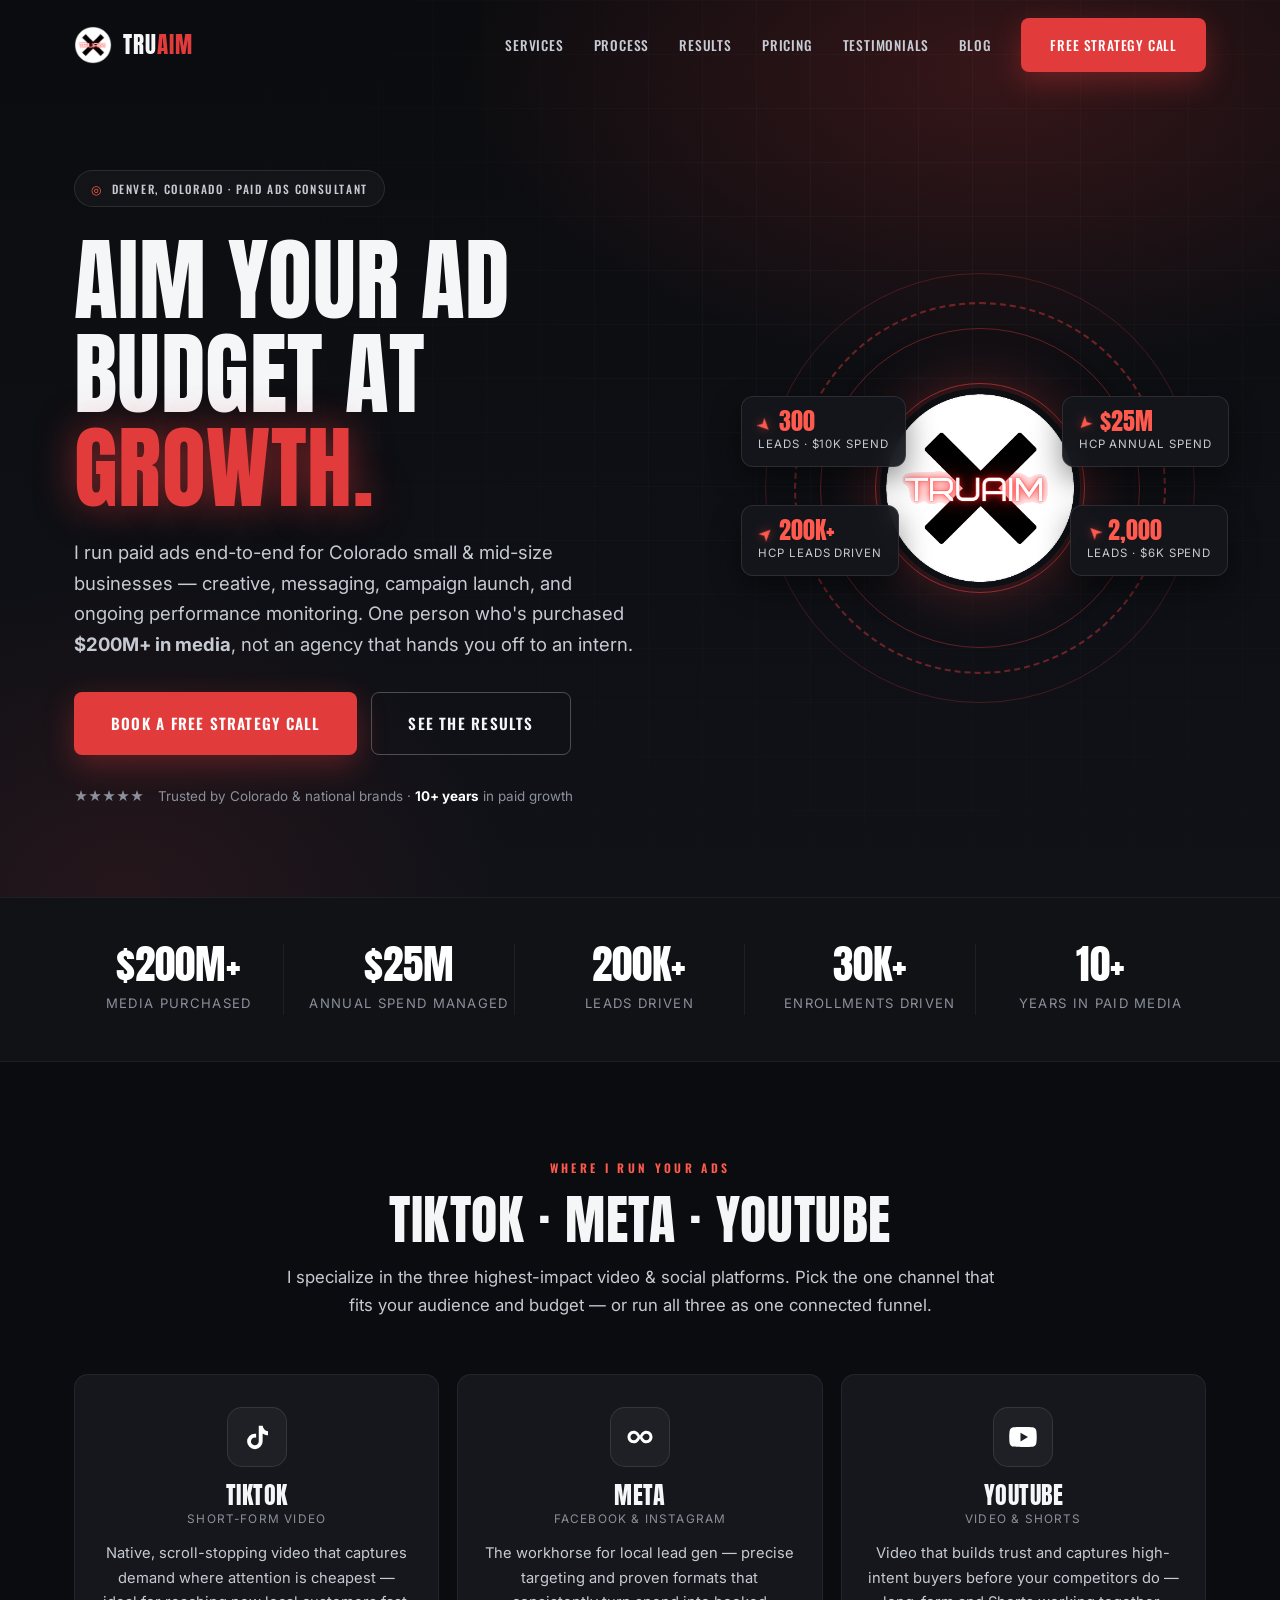
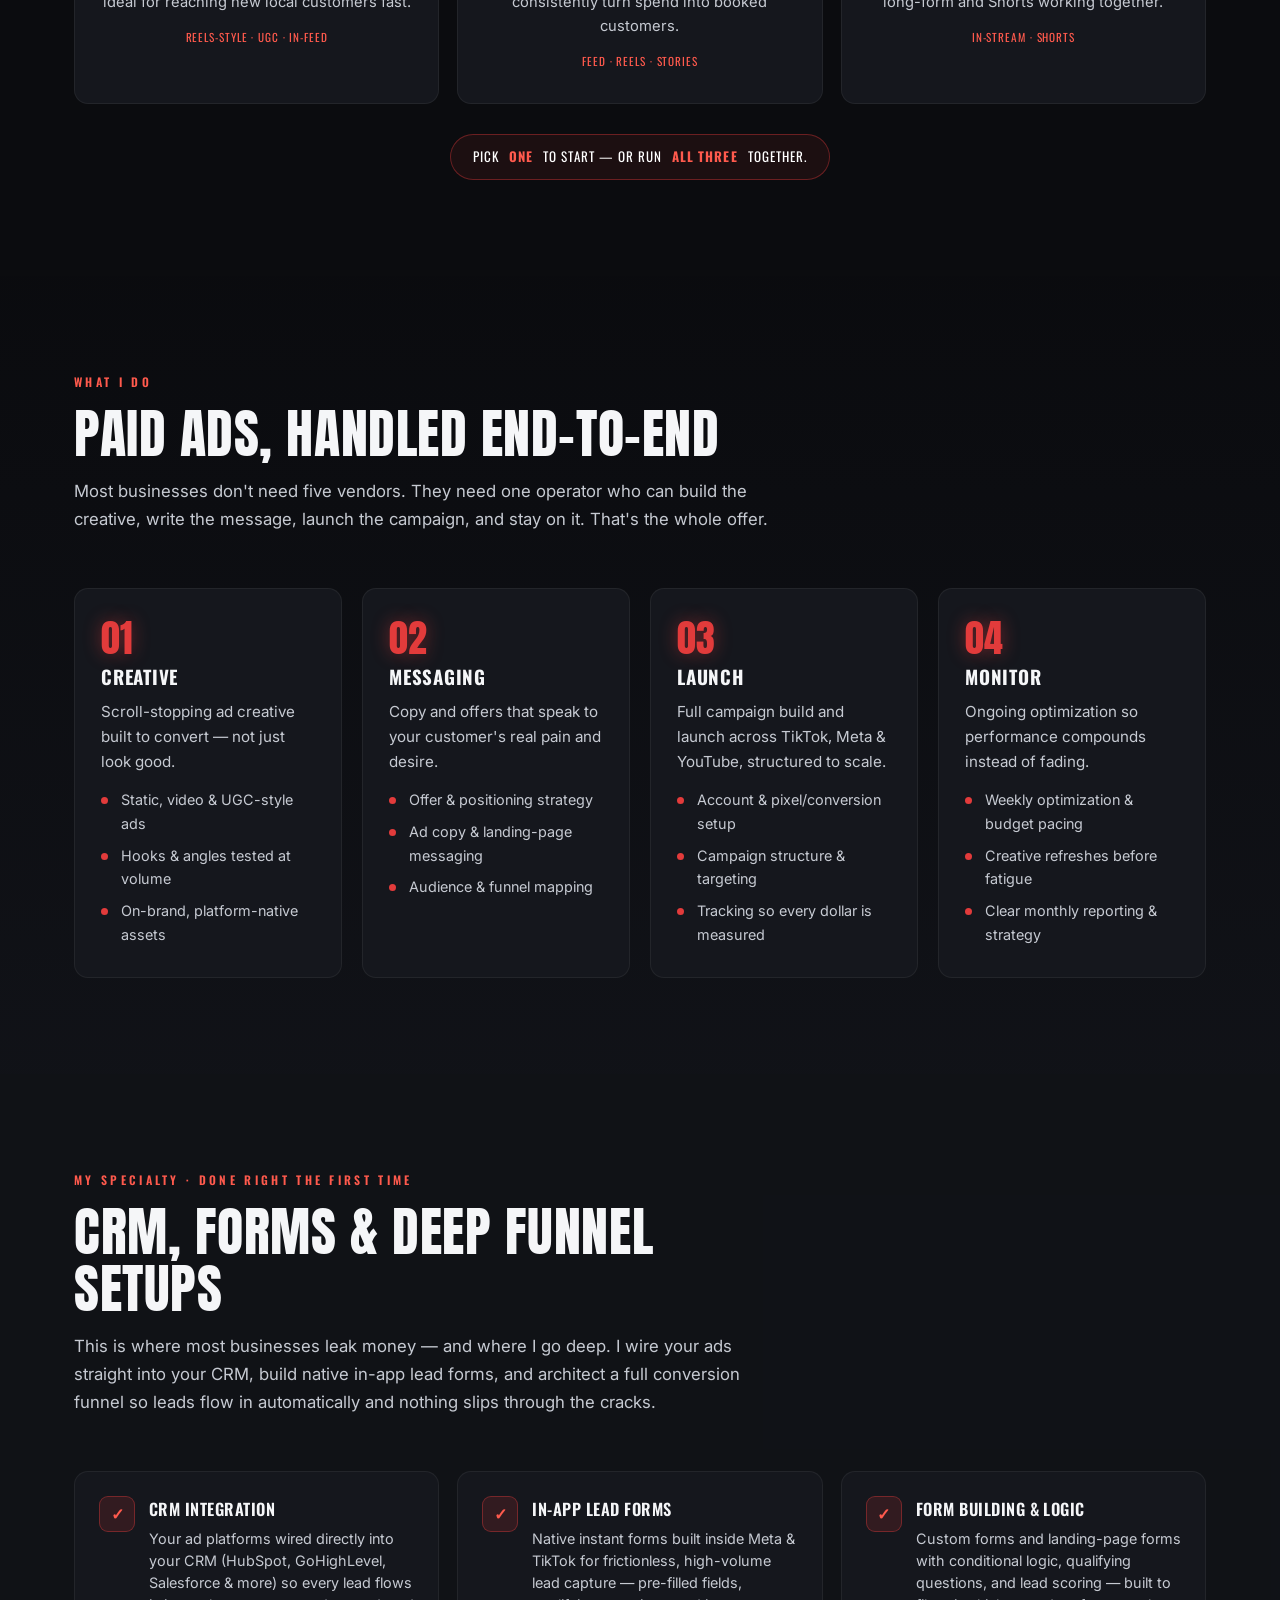
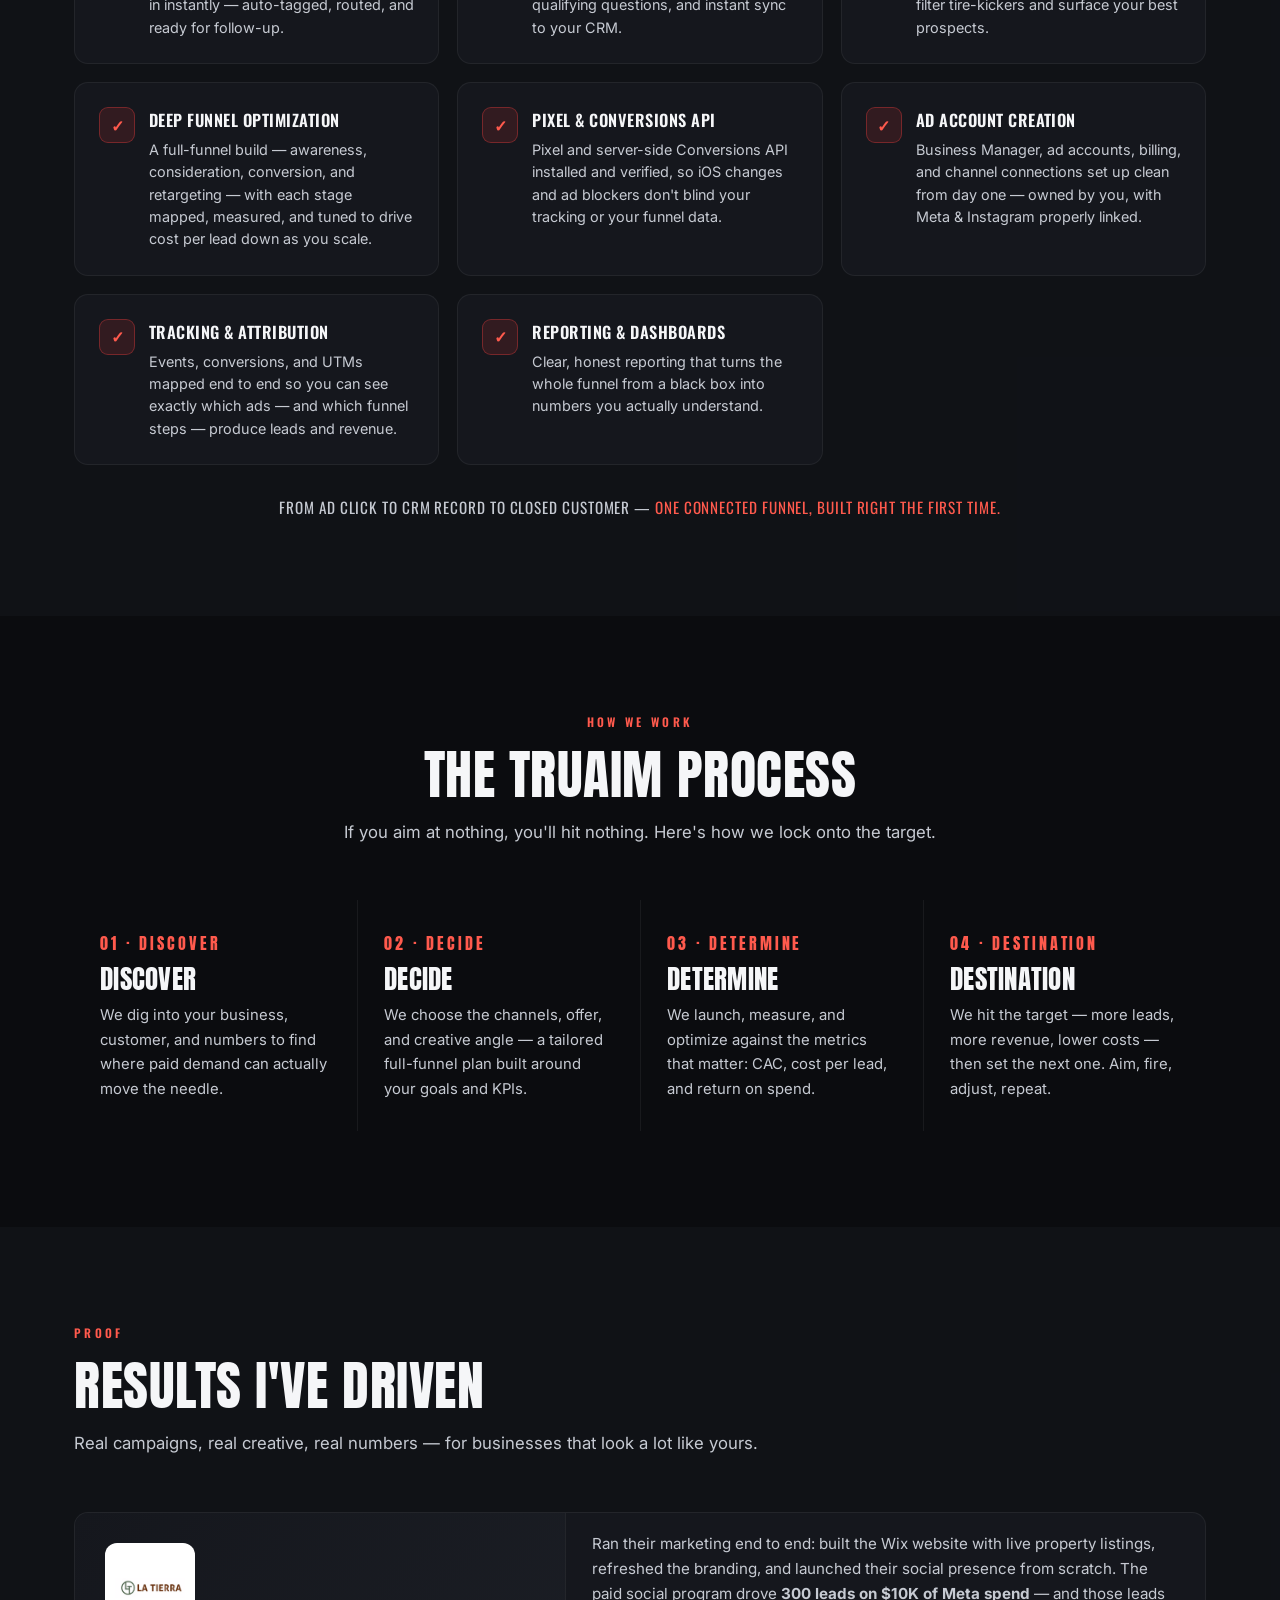
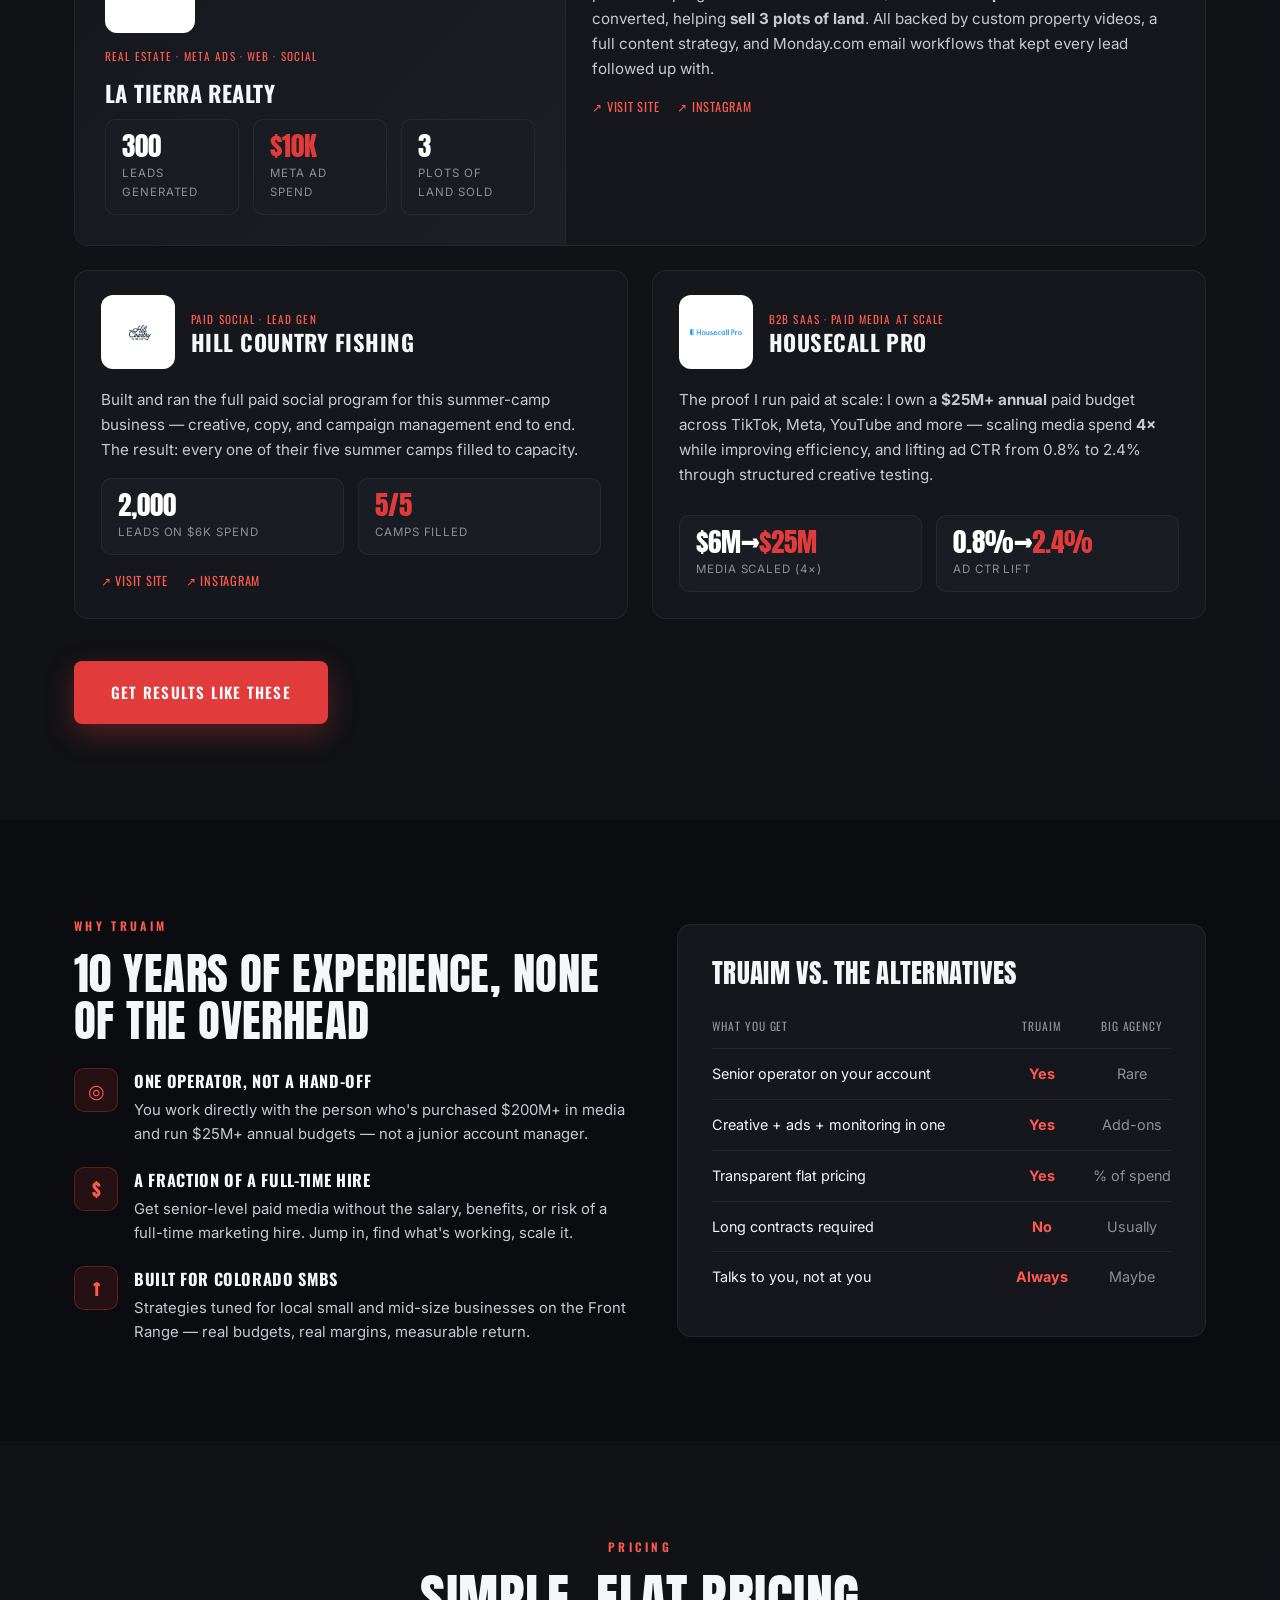
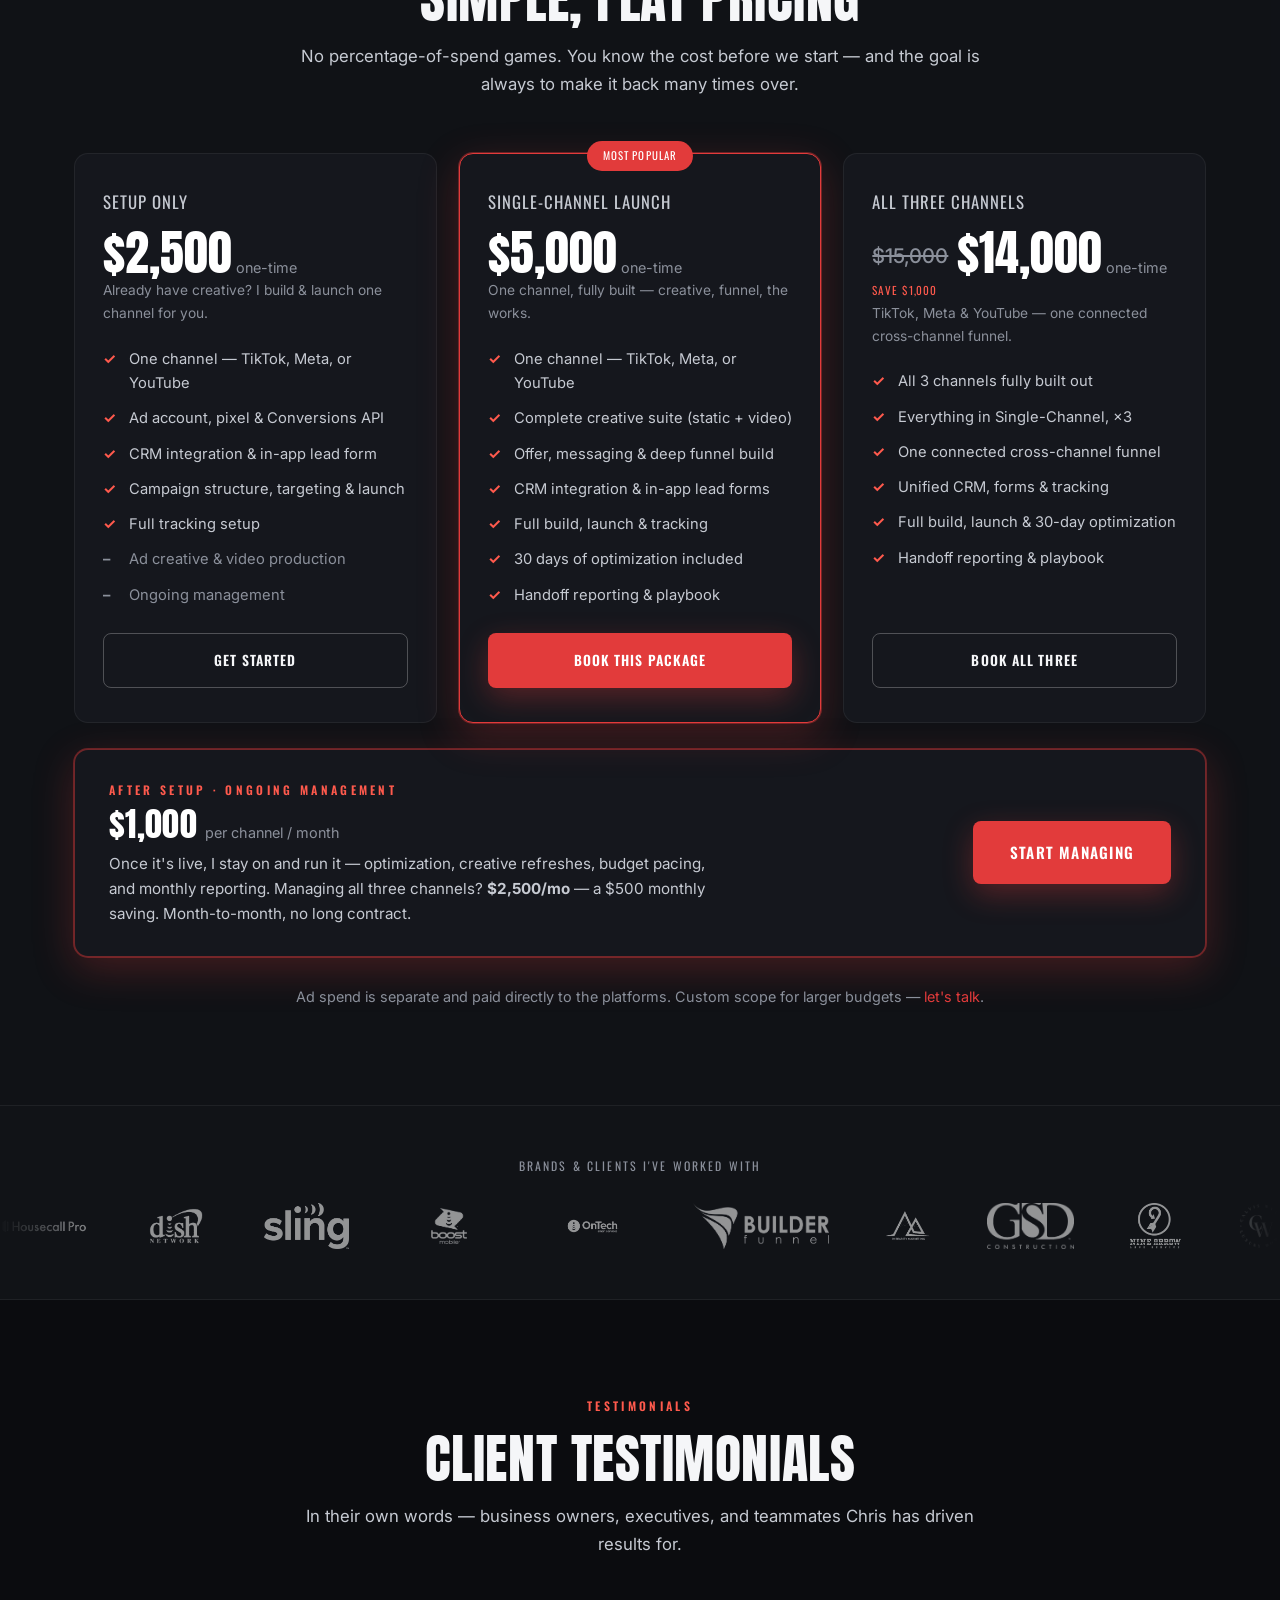
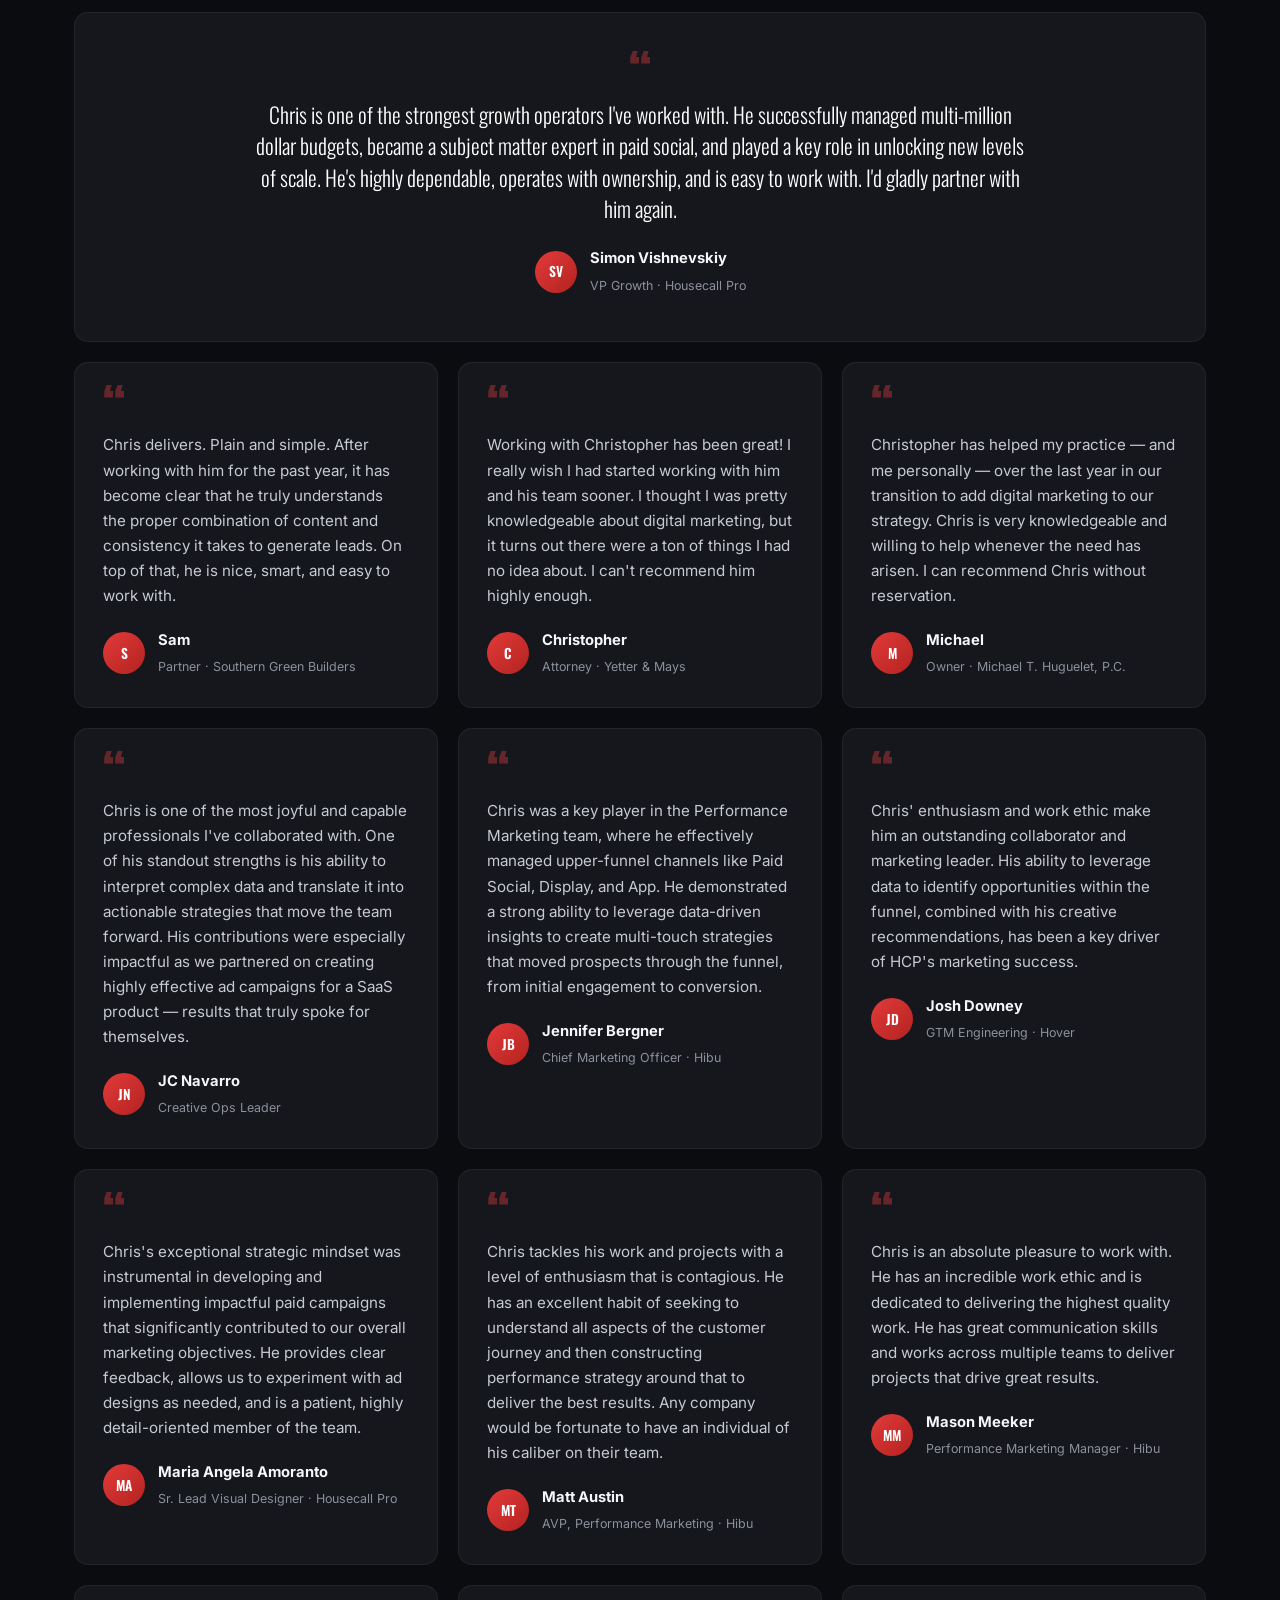
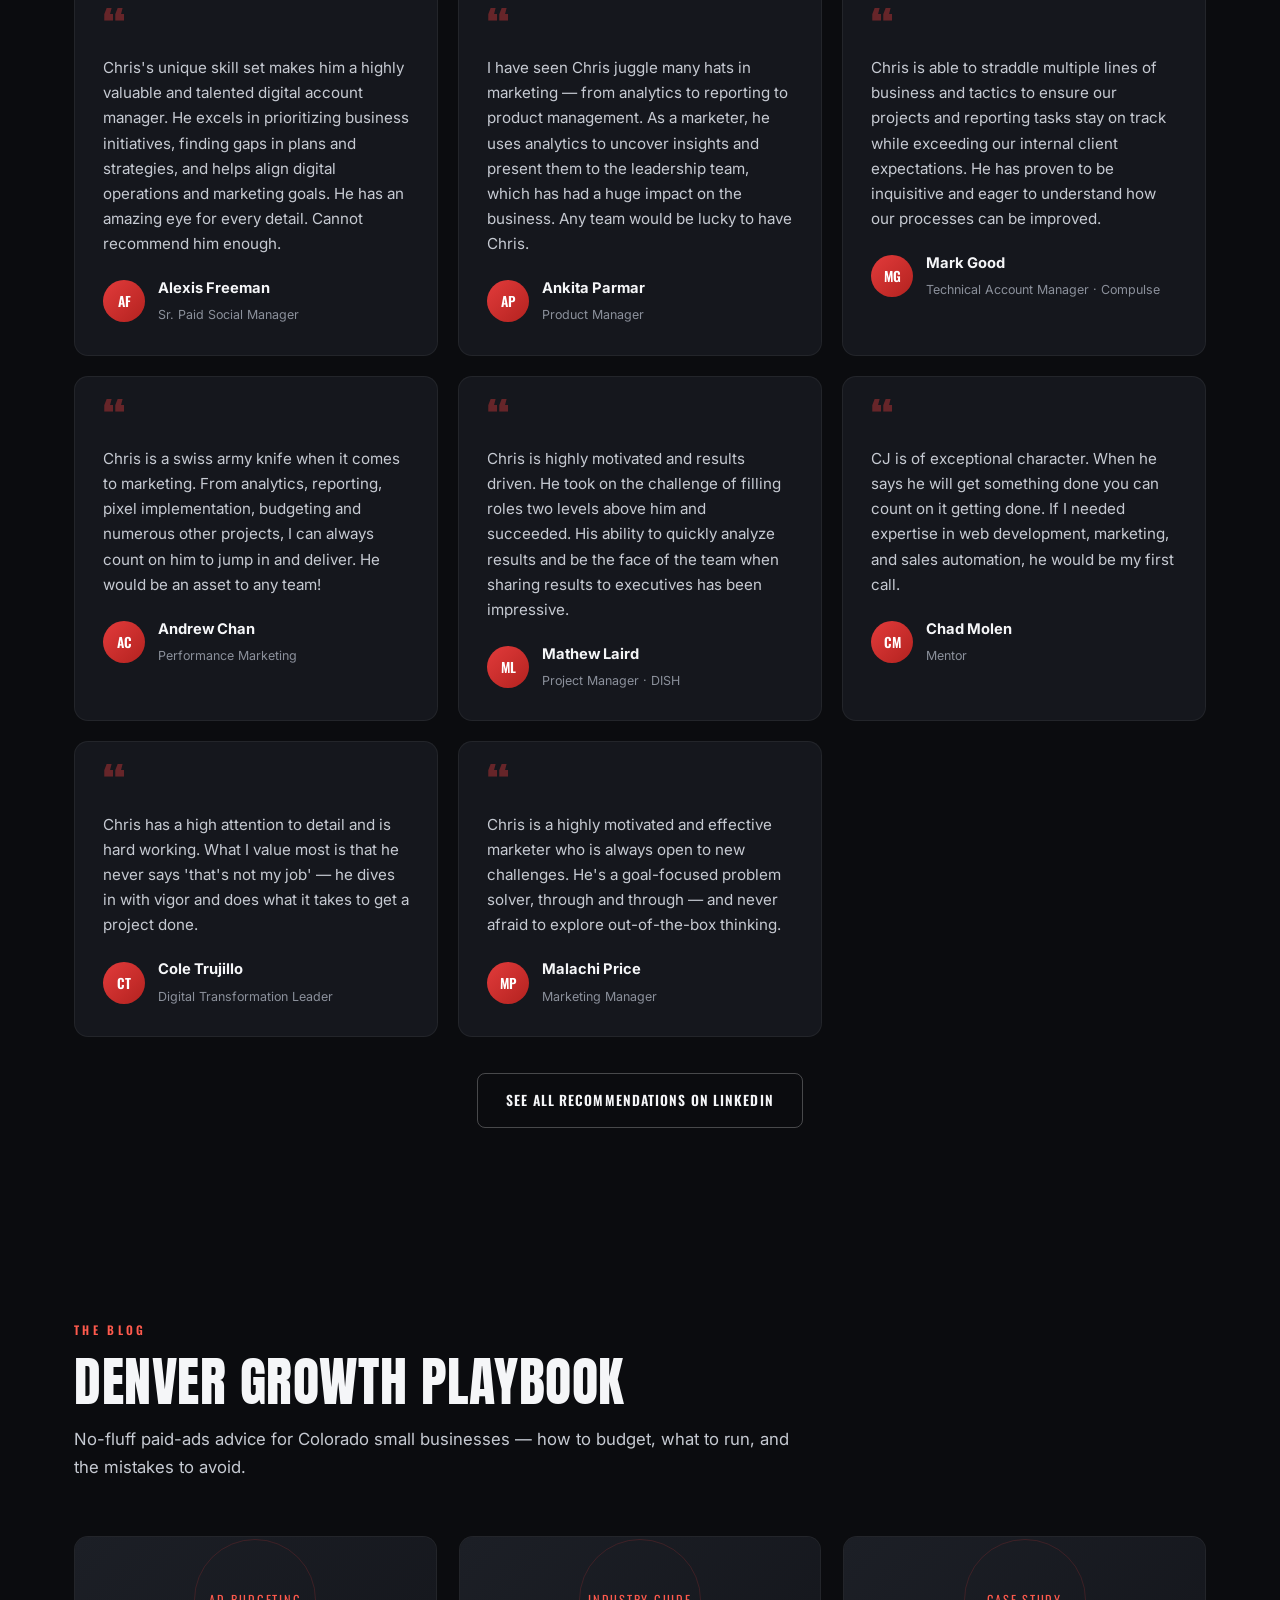
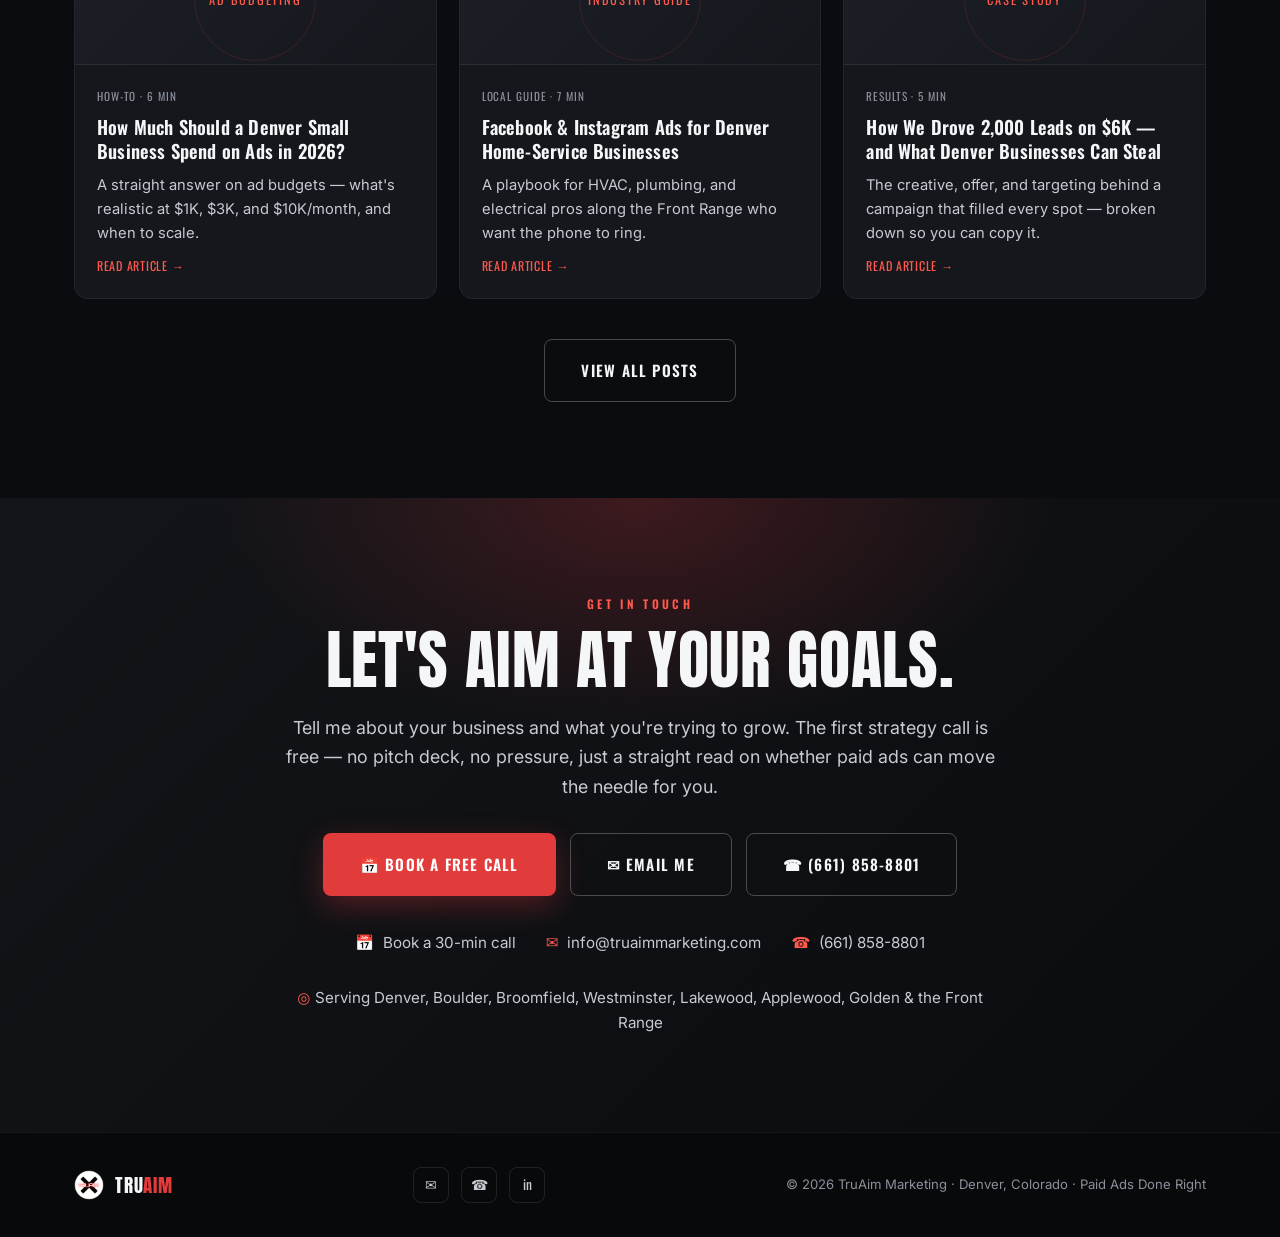
<file: index.html>
<!DOCTYPE html>
<html lang="en">
<head>
<!-- Meta Pixel Code -->
<script>
!function(f,b,e,v,n,t,s)
{if(f.fbq)return;n=f.fbq=function(){n.callMethod?
n.callMethod.apply(n,arguments):n.queue.push(arguments)};
if(!f._fbq)f._fbq=n;n.push=n;n.loaded=!0;n.version='2.0';
n.queue=[];t=b.createElement(e);t.async=!0;
t.src=v;s=b.getElementsByTagName(e)[0];
s.parentNode.insertBefore(t,s)}(window, document,'script',
'https://connect.facebook.net/en_US/fbevents.js');
fbq('init', '234076015428700');
fbq('track', 'PageView');
</script>
<noscript><img height="1" width="1" style="display:none"
src="https://www.facebook.com/tr?id=234076015428700&ev=PageView&noscript=1"
/></noscript>
<!-- End Meta Pixel Code -->
<!-- TikTok Pixel Code Start -->
<script>
!function (w, d, t) {
  w.TiktokAnalyticsObject=t;var ttq=w[t]=w[t]||[];ttq.methods=["page","track","identify","instances","debug","on","off","once","ready","alias","group","enableCookie","disableCookie","holdConsent","revokeConsent","grantConsent"],ttq.setAndDefer=function(t,e){t[e]=function(){t.push([e].concat(Array.prototype.slice.call(arguments,0)))}};for(var i=0;i<ttq.methods.length;i++)ttq.setAndDefer(ttq,ttq.methods[i]);ttq.instance=function(t){for(
var e=ttq._i[t]||[],n=0;n<ttq.methods.length;n++)ttq.setAndDefer(e,ttq.methods[n]);return e},ttq.load=function(e,n){var r="https://analytics.tiktok.com/i18n/pixel/events.js",o=n&&n.partner;ttq._i=ttq._i||{},ttq._i[e]=[],ttq._i[e]._u=r,ttq._t=ttq._t||{},ttq._t[e]=+new Date,ttq._o=ttq._o||{},ttq._o[e]=n||{};n=document.createElement("script")
;n.type="text/javascript",n.async=!0,n.src=r+"?sdkid="+e+"&lib="+t;e=document.getElementsByTagName("script")[0];e.parentNode.insertBefore(n,e)};
  ttq.load('D8T0ICBC77UDQUH9C7U0');
  ttq.page();
}(window, document, 'ttq');
</script>
<!-- TikTok Pixel Code End -->
<!-- Google tag (gtag.js) -->
<script async src="https://www.googletagmanager.com/gtag/js?id=G-TVE4W539ET"></script>
<script>
  window.dataLayer = window.dataLayer || [];
  function gtag(){dataLayer.push(arguments);}
  gtag('js', new Date());
  gtag('config', 'G-TVE4W539ET');
</script>
<meta charset="UTF-8">
<meta name="viewport" content="width=device-width, initial-scale=1.0">

<!-- ===== SEO: Denver / Colorado paid ads ===== -->
<title>Denver Paid Ads Consultant | TruAim Marketing — TikTok, Meta &amp; YouTube Ads for Colorado Businesses</title>
<meta name="description" content="TruAim Marketing is a Denver-based paid ads consultant running end-to-end TikTok, Meta &amp; YouTube Ads for Colorado small and mid-size businesses — creative, messaging, campaign launch, and monthly performance management. $5K single-channel builds, $14K all-three setups, $1K/channel/mo management.">
<meta name="keywords" content="Denver paid ads consultant, Colorado TikTok ads, Denver Facebook ads, Meta ads Colorado, YouTube ads Colorado, CRM integration Denver, lead form setup, Meta lead ads CRM, funnel optimization consultant, form building, paid social freelancer Denver, small business advertising Denver, Boulder paid ads, Broomfield marketing, Westminster ads, Lakewood marketing, Golden Colorado ads, Arvada small business marketing, lead generation Denver">
<meta name="author" content="Christopher Root">
<link rel="canonical" href="https://truaimmarketing.com/">
<meta name="robots" content="index, follow">

<!-- geo -->
<meta name="geo.region" content="US-CO">
<meta name="geo.placename" content="Denver, Colorado">
<meta name="geo.position" content="39.7392;-104.9903">
<meta name="ICBM" content="39.7392, -104.9903">

<!-- Open Graph -->
<meta property="og:type" content="website">
<meta property="og:site_name" content="TruAim Marketing">
<meta property="og:title" content="TruAim Marketing — Denver Paid Ads, Done End-to-End">
<meta property="og:description" content="TikTok, Meta &amp; YouTube ads for Colorado small and mid-size businesses. Creative, messaging, launch, and monitoring — run by a marketer who's purchased $200M+ in media.">
<meta property="og:url" content="https://truaimmarketing.com/">
<meta property="og:image" content="https://truaimmarketing.com/assets/truaim-logo.png">
<meta name="twitter:card" content="summary_large_image">
<meta name="twitter:title" content="TruAim Marketing — Denver Paid Ads, Done End-to-End">
<meta name="twitter:description" content="TikTok, Meta &amp; YouTube ads for Colorado small and mid-size businesses. Creative, messaging, launch, and monitoring.">
<meta name="twitter:image" content="https://truaimmarketing.com/assets/truaim-logo.png">

<link rel="preconnect" href="https://fonts.googleapis.com">
<link rel="preconnect" href="https://fonts.gstatic.com" crossorigin>
<link href="https://fonts.googleapis.com/css2?family=Anton&family=Oswald:wght@300;400;500;600;700&family=Inter:wght@400;500;600&display=swap" rel="stylesheet">
<link rel="stylesheet" href="css/styles.css">
<link rel="icon" type="image/png" href="assets/favicon.png">
<link rel="apple-touch-icon" href="assets/favicon.png">

<!-- ===== Structured data: LocalBusiness / ProfessionalService ===== -->
<script type="application/ld+json">
{
  "@context": "https://schema.org",
  "@type": "ProfessionalService",
  "name": "TruAim Marketing",
  "description": "Denver-based paid advertising consultant offering end-to-end TikTok, Meta and YouTube Ads management — creative, messaging, campaign launch, and performance monitoring for small and mid-size Colorado businesses.",
  "url": "https://truaimmarketing.com/",
  "image": "https://truaimmarketing.com/assets/truaim-logo.png",
  "founder": { "@type": "Person", "name": "Christopher Root" },
  "telephone": "+1-661-858-8801",
  "email": "info@truaimmarketing.com",
  "priceRange": "$$",
  "areaServed": [
    { "@type": "City", "name": "Denver" },
    { "@type": "City", "name": "Boulder" },
    { "@type": "City", "name": "Broomfield" },
    { "@type": "City", "name": "Westminster" },
    { "@type": "City", "name": "Lakewood" },
    { "@type": "City", "name": "Applewood" },
    { "@type": "City", "name": "Golden" },
    { "@type": "City", "name": "Arvada" },
    { "@type": "City", "name": "Wheat Ridge" },
    { "@type": "State", "name": "Colorado" }
  ],
  "address": { "@type": "PostalAddress", "addressLocality": "Denver", "addressRegion": "CO", "addressCountry": "US" },
  "geo": { "@type": "GeoCoordinates", "latitude": 39.7392, "longitude": -104.9903 },
  "knowsAbout": ["Paid Media","Meta Ads","TikTok Ads","YouTube Ads","CRM Integration","Lead Forms","Funnel Optimization","Form Building","Lead Generation","Creative Strategy","Marketing Analytics","Conversion Rate Optimization"],
  "makesOffer": [
    { "@type": "Offer", "name": "Setup Only (One Channel)", "price": "2500", "priceCurrency": "USD", "description": "Account, CRM, in-app form, and campaign setup on one channel (TikTok, Meta, or YouTube) when you already have creative." },
    { "@type": "Offer", "name": "Single-Channel Launch", "price": "5000", "priceCurrency": "USD", "description": "Full end-to-end build plus creative on one channel — TikTok, Meta, or YouTube." },
    { "@type": "Offer", "name": "All Three Channels Launch", "price": "14000", "priceCurrency": "USD", "description": "Full end-to-end setup across all three channels (TikTok, Meta, and YouTube), discounted from $15,000." },
    { "@type": "Offer", "name": "Ongoing Management", "price": "1000", "priceCurrency": "USD", "description": "Monthly management at $1,000 per channel; all three channels bundled at $2,500/month." }
  ]
}
</script>
</head>
<body>

<!-- ============ SCROLL-TO-TARGET BACKGROUND ============ -->
<div id="scrollfx" aria-hidden="true">
  <div class="fx-grid"></div>
  <div class="fx-target"><span></span><span></span><span></span><span class="bull"></span></div>
</div>

<!-- ============ NAV ============ -->
<nav class="nav" id="nav">
  <div class="container nav-inner">
    <a href="#top" class="brand"><img class="logo" src="assets/truaim-logo.png" alt="TruAim Marketing logo"> <b>TRU<span class="x">AIM</span></b></a>
    <button class="nav-toggle" id="navToggle" aria-label="Menu"><span></span><span></span><span></span></button>
    <ul class="nav-links" id="navLinks">
      <li><a href="#services">Services</a></li>
      <li><a href="#process">Process</a></li>
      <li><a href="#results">Results</a></li>
      <li><a href="#pricing">Pricing</a></li>
      <li><a href="#testimonials">Testimonials</a></li>
      <li><a href="blog.html">Blog</a></li>
      <li><a href="https://calendly.com/chrisroot/30min" target="_blank" rel="noopener" class="btn btn-primary">Free Strategy Call</a></li>
    </ul>
  </div>
</nav>

<!-- ============ HERO ============ -->
<header class="hero" id="top">
  <div class="container hero-grid">
    <div class="hero-copy reveal">
      <div class="hero-badge"><span class="pin">◎</span> Denver, Colorado · Paid Ads Consultant</div>
      <h1>Aim Your Ad<br>Budget At <span class="accent">Growth.</span></h1>
      <p class="lead">I run paid ads end-to-end for Colorado small &amp; mid-size businesses — creative, messaging, campaign launch, and ongoing performance monitoring. One person who's purchased <b>$200M+ in media</b>, not an agency that hands you off to an intern.</p>
      <div class="hero-cta">
        <a href="https://calendly.com/chrisroot/30min" target="_blank" rel="noopener" class="btn btn-primary btn-lg">Book a Free Strategy Call</a>
        <a href="#results" class="btn btn-ghost btn-lg">See the Results</a>
      </div>
      <div class="hero-sub"><span>★★★★★</span> <span>Trusted by Colorado &amp; national brands · <b>10+ years</b> in paid growth</span></div>
    </div>
    <div class="hero-visual reveal">
      <div class="target-ring tr1"></div>
      <div class="target-ring tr2"></div>
      <div class="target-ring tr-dash"></div>
      <div class="target-ring tr3"></div>
      <span class="shot s1"></span>
      <span class="shot s2"></span>
      <span class="shot s3"></span>
      <img class="hero-logo" src="assets/truaim-logo.png" alt="TruAim Marketing">
      <div class="hero-float hf1"><div class="k"><span class="dart">➤</span>300</div><div class="v">Leads · $10K spend</div></div>
      <div class="hero-float hf2"><div class="k"><span class="dart">➤</span>2,000</div><div class="v">Leads · $6K spend</div></div>
      <div class="hero-float hf3"><div class="k"><span class="dart">➤</span>$25M</div><div class="v">HCP annual spend</div></div>
      <div class="hero-float hf4"><div class="k"><span class="dart">➤</span>200K+</div><div class="v">HCP leads driven</div></div>
    </div>
  </div>
</header>

<!-- ============ TRUST BAR ============ -->
<section class="trust">
  <div class="container">
    <div class="trust-grid">
      <div class="tstat reveal"><div class="num"><span class="count" data-to="200" data-prefix="$" data-suffix="M+">$200M+</span></div><div class="lbl">Media purchased</div></div>
      <div class="tstat reveal"><div class="num"><span class="count" data-to="25" data-prefix="$" data-suffix="M">$25M</span></div><div class="lbl">Annual spend managed</div></div>
      <div class="tstat reveal"><div class="num"><span class="count" data-to="200" data-suffix="K+">200K+</span></div><div class="lbl">Leads driven</div></div>
      <div class="tstat reveal"><div class="num"><span class="count" data-to="30" data-suffix="K+">30K+</span></div><div class="lbl">Enrollments driven</div></div>
      <div class="tstat reveal"><div class="num"><span class="count" data-to="10" data-suffix="+">10+</span></div><div class="lbl">Years in paid media</div></div>
    </div>
  </div>
</section>

<!-- ============ CHANNELS ============ -->
<section class="section" id="channels">
  <div class="container">
    <div class="section-head center reveal">
      <div class="eyebrow">Where I Run Your Ads</div>
      <h2>TikTok · Meta · YouTube</h2>
      <p style="margin-left:auto;margin-right:auto;">I specialize in the three highest-impact video &amp; social platforms. Pick the one channel that fits your audience and budget — or run all three as one connected funnel.</p>
    </div>
    <div class="channels-grid">

      <div class="channel reveal">
        <div class="ic"><svg viewBox="0 0 24 24"><path d="M16.5 3c.4 2.4 2 4.1 4.3 4.4v3.1c-1.6 0-3.1-.5-4.3-1.4v6.4a6.2 6.2 0 1 1-6.2-6.2c.35 0 .7.03 1 .09v3.2a3.1 3.1 0 1 0 2.1 2.9V3h3.1z"/></svg></div>
        <h3>TikTok</h3>
        <div class="sub">Short-form video</div>
        <p>Native, scroll-stopping video that captures demand where attention is cheapest — ideal for reaching new local customers fast.</p>
        <div class="fmt">Reels-style · UGC · In-feed</div>
      </div>

      <div class="channel reveal">
        <div class="ic"><svg viewBox="0 0 24 24"><path d="M7 7C3.7 7 2 9.8 2 12s1.7 5 5 5c2.6 0 4.2-2.1 5-3.9C12.8 14.9 14.4 17 17 17c3.3 0 5-2.8 5-5s-1.7-5-5-5c-2.6 0-4.2 2.1-5 3.9C11.2 9.1 9.6 7 7 7zm0 2.4c1.5 0 2.5 1.5 3.2 2.6-.7 1.1-1.7 2.6-3.2 2.6-1.6 0-2.6-1.3-2.6-2.6S5.4 9.4 7 9.4zm10 0c1.6 0 2.6 1.3 2.6 2.6S18.6 14.6 17 14.6c-1.5 0-2.5-1.5-3.2-2.6.7-1.1 1.7-2.6 3.2-2.6z"/></svg></div>
        <h3>Meta</h3>
        <div class="sub">Facebook &amp; Instagram</div>
        <p>The workhorse for local lead gen — precise targeting and proven formats that consistently turn spend into booked customers.</p>
        <div class="fmt">Feed · Reels · Stories</div>
      </div>

      <div class="channel reveal">
        <div class="ic"><svg viewBox="0 0 24 24"><path d="M23 12s0-3.8-.5-5.6a2.9 2.9 0 0 0-2-2C18.7 4 12 4 12 4s-6.7 0-8.5.4a2.9 2.9 0 0 0-2 2C1 8.2 1 12 1 12s0 3.8.5 5.6a2.9 2.9 0 0 0 2 2C5.3 20 12 20 12 20s6.7 0 8.5-.4a2.9 2.9 0 0 0 2-2C23 15.8 23 12 23 12zM10 15.5v-7l6 3.5-6 3.5z"/></svg></div>
        <h3>YouTube</h3>
        <div class="sub">Video &amp; Shorts</div>
        <p>Video that builds trust and captures high-intent buyers before your competitors do — long-form and Shorts working together.</p>
        <div class="fmt">In-stream · Shorts</div>
      </div>

    </div>
    <div class="channels-note"><span>Pick <b>one</b> to start — or run <b>all three</b> together.</span></div>
  </div>
</section>

<!-- ============ SERVICES ============ -->
<section class="section bg-grad" id="services">
  <div class="container">
    <div class="section-head reveal">
      <div class="eyebrow">What I Do</div>
      <h2>Paid Ads, Handled End-To-End</h2>
      <p>Most businesses don't need five vendors. They need one operator who can build the creative, write the message, launch the campaign, and stay on it. That's the whole offer.</p>
    </div>
    <div class="svc-grid">
      <div class="svc reveal">
        <div class="step">01</div>
        <h3>Creative</h3>
        <p>Scroll-stopping ad creative built to convert — not just look good.</p>
        <ul>
          <li>Static, video &amp; UGC-style ads</li>
          <li>Hooks &amp; angles tested at volume</li>
          <li>On-brand, platform-native assets</li>
        </ul>
      </div>
      <div class="svc reveal">
        <div class="step">02</div>
        <h3>Messaging</h3>
        <p>Copy and offers that speak to your customer's real pain and desire.</p>
        <ul>
          <li>Offer &amp; positioning strategy</li>
          <li>Ad copy &amp; landing-page messaging</li>
          <li>Audience &amp; funnel mapping</li>
        </ul>
      </div>
      <div class="svc reveal">
        <div class="step">03</div>
        <h3>Launch</h3>
        <p>Full campaign build and launch across TikTok, Meta &amp; YouTube, structured to scale.</p>
        <ul>
          <li>Account &amp; pixel/conversion setup</li>
          <li>Campaign structure &amp; targeting</li>
          <li>Tracking so every dollar is measured</li>
        </ul>
      </div>
      <div class="svc reveal">
        <div class="step">04</div>
        <h3>Monitor</h3>
        <p>Ongoing optimization so performance compounds instead of fading.</p>
        <ul>
          <li>Weekly optimization &amp; budget pacing</li>
          <li>Creative refreshes before fatigue</li>
          <li>Clear monthly reporting &amp; strategy</li>
        </ul>
      </div>
    </div>
  </div>
</section>

<!-- ============ ACCOUNT BUILDOUT ============ -->
<section class="section bg-2" id="setup">
  <div class="container">
    <div class="section-head reveal">
      <div class="eyebrow">My Specialty · Done Right The First Time</div>
      <h2>CRM, Forms &amp; Deep Funnel Setups</h2>
      <p>This is where most businesses leak money — and where I go deep. I wire your ads straight into your CRM, build native in-app lead forms, and architect a full conversion funnel so leads flow in automatically and nothing slips through the cracks.</p>
    </div>
    <div class="build-grid">
      <div class="build-item reveal">
        <span class="chk">✓</span>
        <div><h4>CRM Integration</h4><p>Your ad platforms wired directly into your CRM (HubSpot, GoHighLevel, Salesforce &amp; more) so every lead flows in instantly — auto-tagged, routed, and ready for follow-up.</p></div>
      </div>
      <div class="build-item reveal">
        <span class="chk">✓</span>
        <div><h4>In-App Lead Forms</h4><p>Native instant forms built inside Meta &amp; TikTok for frictionless, high-volume lead capture — pre-filled fields, qualifying questions, and instant sync to your CRM.</p></div>
      </div>
      <div class="build-item reveal">
        <span class="chk">✓</span>
        <div><h4>Form Building &amp; Logic</h4><p>Custom forms and landing-page forms with conditional logic, qualifying questions, and lead scoring — built to filter tire-kickers and surface your best prospects.</p></div>
      </div>
      <div class="build-item reveal">
        <span class="chk">✓</span>
        <div><h4>Deep Funnel Optimization</h4><p>A full-funnel build — awareness, consideration, conversion, and retargeting — with each stage mapped, measured, and tuned to drive cost per lead down as you scale.</p></div>
      </div>
      <div class="build-item reveal">
        <span class="chk">✓</span>
        <div><h4>Pixel &amp; Conversions API</h4><p>Pixel and server-side Conversions API installed and verified, so iOS changes and ad blockers don't blind your tracking or your funnel data.</p></div>
      </div>
      <div class="build-item reveal">
        <span class="chk">✓</span>
        <div><h4>Ad Account Creation</h4><p>Business Manager, ad accounts, billing, and channel connections set up clean from day one — owned by you, with Meta &amp; Instagram properly linked.</p></div>
      </div>
      <div class="build-item reveal">
        <span class="chk">✓</span>
        <div><h4>Tracking &amp; Attribution</h4><p>Events, conversions, and UTMs mapped end to end so you can see exactly which ads — and which funnel steps — produce leads and revenue.</p></div>
      </div>
      <div class="build-item reveal">
        <span class="chk">✓</span>
        <div><h4>Reporting &amp; Dashboards</h4><p>Clear, honest reporting that turns the whole funnel from a black box into numbers you actually understand.</p></div>
      </div>
    </div>
    <p class="build-note">From ad click to CRM record to closed customer — <span class="accent">one connected funnel, built right the first time.</span></p>
  </div>
</section>

<!-- ============ PROCESS (4 D's) ============ -->
<section class="section" id="process">
  <div class="container">
    <div class="section-head center reveal">
      <div class="eyebrow">How We Work</div>
      <h2>The TruAim Process</h2>
      <p style="margin-left:auto;margin-right:auto;">If you aim at nothing, you'll hit nothing. Here's how we lock onto the target.</p>
    </div>
    <div class="proc-grid reveal">
      <div class="proc">
        <div class="d">01 · Discover</div>
        <h3>Discover</h3>
        <p>We dig into your business, customer, and numbers to find where paid demand can actually move the needle.</p>
      </div>
      <div class="proc">
        <div class="d">02 · Decide</div>
        <h3>Decide</h3>
        <p>We choose the channels, offer, and creative angle — a tailored full-funnel plan built around your goals and KPIs.</p>
      </div>
      <div class="proc">
        <div class="d">03 · Determine</div>
        <h3>Determine</h3>
        <p>We launch, measure, and optimize against the metrics that matter: CAC, cost per lead, and return on spend.</p>
      </div>
      <div class="proc">
        <div class="d">04 · Destination</div>
        <h3>Destination</h3>
        <p>We hit the target — more leads, more revenue, lower costs — then set the next one. Aim, fire, adjust, repeat.</p>
      </div>
    </div>
  </div>
</section>

<!-- ============ RESULTS ============ -->
<section class="section bg-2" id="results">
  <div class="container">
    <div class="section-head reveal">
      <div class="eyebrow">Proof</div>
      <h2>Results I've Driven</h2>
      <p>Real campaigns, real creative, real numbers — for businesses that look a lot like yours.</p>
    </div>

    <div class="results-grid">

      <!-- Featured: La Tierra -->
      <article class="rcard wide reveal">
        <div class="inner">
          <div class="feat-side">
            <div class="logo-wrap"><img src="assets/work/latierra-logo.png" alt="La Tierra Realty"></div>
            <div class="tag">Real Estate · Meta Ads · Web · Social</div>
            <h3>La Tierra Realty</h3>
            <div class="metrics">
              <div class="metric"><div class="m">300</div><div class="l">Leads generated</div></div>
              <div class="metric"><div class="m"><span class="accent">$10K</span></div><div class="l">Meta ad spend</div></div>
              <div class="metric"><div class="m">3</div><div class="l">Plots of land sold</div></div>
            </div>
          </div>
          <div class="body">
            <p>Ran their marketing end to end: built the Wix website with live property listings, refreshed the branding, and launched their social presence from scratch. The paid social program drove <b>300 leads on $10K of Meta spend</b> — and those leads converted, helping <b>sell 3 plots of land</b>. All backed by custom property videos, a full content strategy, and Monday.com email workflows that kept every lead followed up with.</p>
            <div class="links">
              <a href="https://www.latierratx.com/" target="_blank" rel="noopener">↗ Visit site</a>
              <a href="https://www.instagram.com/latierratx/" target="_blank" rel="noopener">↗ Instagram</a>
            </div>
          </div>
        </div>
      </article>

      <!-- Hill Country -->
      <article class="rcard reveal">
        <div class="top">
          <div class="logo-wrap"><img src="assets/work/hillcountry-logo.jpg" alt="Hill Country Fishing Camps"></div>
          <div><div class="tag">Paid Social · Lead Gen</div><h3>Hill Country Fishing</h3></div>
        </div>
        <div class="body">
          <p>Built and ran the full paid social program for this summer-camp business — creative, copy, and campaign management end to end. The result: every one of their five summer camps filled to capacity.</p>
          <div class="metrics">
            <div class="metric"><div class="m">2,000</div><div class="l">Leads on $6K spend</div></div>
            <div class="metric"><div class="m"><span class="accent">5/5</span></div><div class="l">Camps filled</div></div>
          </div>
          <div class="links">
            <a href="https://www.hillcountryfishingcamps.com/" target="_blank" rel="noopener">↗ Visit site</a>
            <a href="https://www.instagram.com/hill_country_fishing/" target="_blank" rel="noopener">↗ Instagram</a>
          </div>
        </div>
      </article>

      <!-- Housecall Pro -->
      <article class="rcard reveal">
        <div class="top">
          <div class="logo-wrap"><img src="assets/brands/housecall-pro.jpg" alt="Housecall Pro"></div>
          <div><div class="tag">B2B SaaS · Paid Media at Scale</div><h3>Housecall Pro</h3></div>
        </div>
        <div class="body">
          <p>The proof I run paid at scale: I own a <b>$25M+ annual</b> paid budget across TikTok, Meta, YouTube and more — scaling media spend <b>4×</b> while improving efficiency, and lifting ad CTR from 0.8% to 2.4% through structured creative testing.</p>
          <div class="metrics">
            <div class="metric"><div class="m">$6M→<span class="accent">$25M</span></div><div class="l">Media scaled (4×)</div></div>
            <div class="metric"><div class="m">0.8%→<span class="accent">2.4%</span></div><div class="l">Ad CTR lift</div></div>
          </div>
        </div>
      </article>

    </div>

    <div class="center" style="margin-top:42px">
      <a href="https://calendly.com/chrisroot/30min" target="_blank" rel="noopener" class="btn btn-primary btn-lg">Get Results Like These</a>
    </div>
  </div>
</section>

<!-- ============ WHY HIRE ============ -->
<section class="section" id="why">
  <div class="container why-grid">
    <div class="reveal">
      <div class="eyebrow">Why TruAim</div>
      <h2 class="section-head" style="margin-bottom:24px;font-family:var(--ff-display);font-weight:400;text-transform:uppercase;font-size:clamp(1.9rem,4vw,2.8rem)">10 Years Of Experience, None Of The Overhead</h2>
      <ul class="why-list">
        <li><span class="ic">◎</span><div><h4>One operator, not a hand-off</h4><p>You work directly with the person who's purchased $200M+ in media and run $25M+ annual budgets — not a junior account manager.</p></div></li>
        <li><span class="ic">$</span><div><h4>A fraction of a full-time hire</h4><p>Get senior-level paid media without the salary, benefits, or risk of a full-time marketing hire. Jump in, find what's working, scale it.</p></div></li>
        <li><span class="ic">↑</span><div><h4>Built for Colorado SMBs</h4><p>Strategies tuned for local small and mid-size businesses on the Front Range — real budgets, real margins, measurable return.</p></div></li>
      </ul>
    </div>
    <div class="why-card reveal">
      <h3>TruAim vs. The Alternatives</h3>
      <div class="compare">
        <div class="row head"><span>What you get</span><span class="col">TruAim</span><span class="col">Big Agency</span></div>
        <div class="row"><span>Senior operator on your account</span><span class="col yes">Yes</span><span class="col no">Rare</span></div>
        <div class="row"><span>Creative + ads + monitoring in one</span><span class="col yes">Yes</span><span class="col no">Add-ons</span></div>
        <div class="row"><span>Transparent flat pricing</span><span class="col yes">Yes</span><span class="col no">% of spend</span></div>
        <div class="row"><span>Long contracts required</span><span class="col yes">No</span><span class="col no">Usually</span></div>
        <div class="row" style="border-bottom:0"><span>Talks to you, not at you</span><span class="col yes">Always</span><span class="col no">Maybe</span></div>
      </div>
    </div>
  </div>
</section>

<!-- ============ PRICING ============ -->
<section class="section bg-2" id="pricing">
  <div class="container">
    <div class="section-head center reveal">
      <div class="eyebrow">Pricing</div>
      <h2>Simple, Flat Pricing</h2>
      <p style="margin-left:auto;margin-right:auto;">No percentage-of-spend games. You know the cost before we start — and the goal is always to make it back many times over.</p>
    </div>
    <div class="price-grid">

      <div class="price reveal">
        <div class="pname">Setup Only</div>
        <div class="amt">$2,500<span class="per"> one-time</span></div>
        <div class="tag">Already have creative? I build &amp; launch one channel for you.</div>
        <ul>
          <li>One channel — TikTok, Meta, or YouTube</li>
          <li>Ad account, pixel &amp; Conversions API</li>
          <li>CRM integration &amp; in-app lead form</li>
          <li>Campaign structure, targeting &amp; launch</li>
          <li>Full tracking setup</li>
          <li class="off">Ad creative &amp; video production</li>
          <li class="off">Ongoing management</li>
        </ul>
        <a href="https://calendly.com/chrisroot/30min" target="_blank" rel="noopener" class="btn btn-ghost">Get Started</a>
      </div>

      <div class="price feat reveal">
        <div class="ribbon">Most Popular</div>
        <div class="pname">Single-Channel Launch</div>
        <div class="amt">$5,000<span class="per"> one-time</span></div>
        <div class="tag">One channel, fully built — creative, funnel, the works.</div>
        <ul>
          <li>One channel — TikTok, Meta, or YouTube</li>
          <li>Complete creative suite (static + video)</li>
          <li>Offer, messaging &amp; deep funnel build</li>
          <li>CRM integration &amp; in-app lead forms</li>
          <li>Full build, launch &amp; tracking</li>
          <li>30 days of optimization included</li>
          <li>Handoff reporting &amp; playbook</li>
        </ul>
        <a href="https://calendly.com/chrisroot/30min" target="_blank" rel="noopener" class="btn btn-primary">Book This Package</a>
      </div>

      <div class="price reveal">
        <div class="pname">All Three Channels</div>
        <div class="amt"><span class="was">$15,000</span>$14,000<span class="per"> one-time</span></div>
        <div class="price-save">Save $1,000</div>
        <div class="tag">TikTok, Meta &amp; YouTube — one connected cross-channel funnel.</div>
        <ul>
          <li>All 3 channels fully built out</li>
          <li>Everything in Single-Channel, ×3</li>
          <li>One connected cross-channel funnel</li>
          <li>Unified CRM, forms &amp; tracking</li>
          <li>Full build, launch &amp; 30-day optimization</li>
          <li>Handoff reporting &amp; playbook</li>
        </ul>
        <a href="https://calendly.com/chrisroot/30min" target="_blank" rel="noopener" class="btn btn-ghost">Book All Three</a>
      </div>

    </div>

    <div class="price-mgmt reveal">
      <div>
        <div class="eyebrow">After Setup · Ongoing Management</div>
        <h3>$1,000 <span>per channel / month</span></h3>
        <p>Once it's live, I stay on and run it — optimization, creative refreshes, budget pacing, and monthly reporting. Managing all three channels? <strong>$2,500/mo</strong> — a $500 monthly saving. Month-to-month, no long contract.</p>
      </div>
      <a href="https://calendly.com/chrisroot/30min" target="_blank" rel="noopener" class="btn btn-primary btn-lg">Start Managing</a>
    </div>

    <p class="price-note">Ad spend is separate and paid directly to the platforms. Custom scope for larger budgets — <a href="https://calendly.com/chrisroot/30min" target="_blank" rel="noopener" class="accent">let's talk</a>.</p>
  </div>
</section>

<!-- ============ MARQUEE ============ -->
<section class="logos-strip">
  <div class="container"><div class="lab">Brands &amp; Clients I've Worked With</div></div>
  <div class="marquee">
    <div class="marquee-track">
      <div class="brand-chip"><img src="assets/brands/housecall-pro.png" alt="Housecall Pro"></div>
      <div class="brand-chip"><img src="assets/brands/dish.png" alt="DISH"></div>
      <div class="brand-chip"><img src="assets/brands/sling.png" alt="Sling"></div>
      <div class="brand-chip"><img src="assets/brands/boost-mobile.png" alt="Boost Mobile"></div>
      <div class="brand-chip"><img src="assets/brands/ontech.png" alt="OnTech"></div>
      <div class="brand-chip"><img src="assets/brands/builder-funnel.png" alt="Builder Funnel"></div>
      <div class="brand-chip"><img src="assets/brands/integrity-marketing.png" alt="Integrity Marketing"></div>
      <div class="brand-chip"><img src="assets/brands/gsd.png" alt="GSD"></div>
      <div class="brand-chip"><img src="assets/brands/nine-arrow.png" alt="9 Arrow"></div>
      <div class="brand-chip"><img src="assets/brands/calvis-wyant.png" alt="Calvis Wyant"></div>
      <div class="brand-chip"><img src="assets/brands/ccu.png" alt="CCU"></div>
      <div class="brand-chip"><img src="assets/brands/pop.png" alt="Pop Goes the Pastry"></div>
      <!-- duplicate for seamless loop -->
      <div class="brand-chip" aria-hidden="true"><img src="assets/brands/housecall-pro.png" alt=""></div>
      <div class="brand-chip" aria-hidden="true"><img src="assets/brands/dish.png" alt=""></div>
      <div class="brand-chip" aria-hidden="true"><img src="assets/brands/sling.png" alt=""></div>
      <div class="brand-chip" aria-hidden="true"><img src="assets/brands/boost-mobile.png" alt=""></div>
      <div class="brand-chip" aria-hidden="true"><img src="assets/brands/ontech.png" alt=""></div>
      <div class="brand-chip" aria-hidden="true"><img src="assets/brands/builder-funnel.png" alt=""></div>
      <div class="brand-chip" aria-hidden="true"><img src="assets/brands/integrity-marketing.png" alt=""></div>
      <div class="brand-chip" aria-hidden="true"><img src="assets/brands/gsd.png" alt=""></div>
      <div class="brand-chip" aria-hidden="true"><img src="assets/brands/nine-arrow.png" alt=""></div>
      <div class="brand-chip" aria-hidden="true"><img src="assets/brands/calvis-wyant.png" alt=""></div>
      <div class="brand-chip" aria-hidden="true"><img src="assets/brands/ccu.png" alt=""></div>
      <div class="brand-chip" aria-hidden="true"><img src="assets/brands/pop.png" alt=""></div>
    </div>
  </div>
</section>

<!-- ============ TESTIMONIALS ============ -->
<section class="section" id="testimonials">
  <div class="container">
    <div class="section-head center reveal">
      <div class="eyebrow">Testimonials</div>
      <h2>Client Testimonials</h2>
      <p style="margin-left:auto;margin-right:auto;">In their own words — business owners, executives, and teammates Chris has driven results for.</p>
    </div>
    <div class="quote-grid">

      <div class="quote feat-quote reveal">
        <span class="mark" style="margin-left:auto;margin-right:auto">&ldquo;</span>
        <p>Chris is one of the strongest growth operators I've worked with. He successfully managed multi-million dollar budgets, became a subject matter expert in paid social, and played a key role in unlocking new levels of scale. He's highly dependable, operates with ownership, and is easy to work with. I'd gladly partner with him again.</p>
        <div class="who" style="justify-content:center;margin-top:22px"><div class="avatar">SV</div><div style="text-align:left"><strong>Simon Vishnevskiy</strong><small>VP Growth · Housecall Pro</small></div></div>
      </div>

      <div class="quote reveal"><span class="mark">&ldquo;</span><p>Chris delivers. Plain and simple. After working with him for the past year, it has become clear that he truly understands the proper combination of content and consistency it takes to generate leads. On top of that, he is nice, smart, and easy to work with.</p><div class="who"><div class="avatar">S</div><div><strong>Sam</strong><small>Partner · Southern Green Builders</small></div></div></div>

      <div class="quote reveal"><span class="mark">&ldquo;</span><p>Working with Christopher has been great! I really wish I had started working with him and his team sooner. I thought I was pretty knowledgeable about digital marketing, but it turns out there were a ton of things I had no idea about. I can't recommend him highly enough.</p><div class="who"><div class="avatar">C</div><div><strong>Christopher</strong><small>Attorney · Yetter &amp; Mays</small></div></div></div>

      <div class="quote reveal"><span class="mark">&ldquo;</span><p>Christopher has helped my practice — and me personally — over the last year in our transition to add digital marketing to our strategy. Chris is very knowledgeable and willing to help whenever the need has arisen. I can recommend Chris without reservation.</p><div class="who"><div class="avatar">M</div><div><strong>Michael</strong><small>Owner · Michael T. Huguelet, P.C.</small></div></div></div>

      <div class="quote reveal"><span class="mark">&ldquo;</span><p>Chris is one of the most joyful and capable professionals I've collaborated with. One of his standout strengths is his ability to interpret complex data and translate it into actionable strategies that move the team forward. His contributions were especially impactful as we partnered on creating highly effective ad campaigns for a SaaS product — results that truly spoke for themselves.</p><div class="who"><div class="avatar">JN</div><div><strong>JC Navarro</strong><small>Creative Ops Leader</small></div></div></div>

      <div class="quote reveal"><span class="mark">&ldquo;</span><p>Chris was a key player in the Performance Marketing team, where he effectively managed upper-funnel channels like Paid Social, Display, and App. He demonstrated a strong ability to leverage data-driven insights to create multi-touch strategies that moved prospects through the funnel, from initial engagement to conversion.</p><div class="who"><div class="avatar">JB</div><div><strong>Jennifer Bergner</strong><small>Chief Marketing Officer · Hibu</small></div></div></div>

      <div class="quote reveal"><span class="mark">&ldquo;</span><p>Chris' enthusiasm and work ethic make him an outstanding collaborator and marketing leader. His ability to leverage data to identify opportunities within the funnel, combined with his creative recommendations, has been a key driver of HCP's marketing success.</p><div class="who"><div class="avatar">JD</div><div><strong>Josh Downey</strong><small>GTM Engineering · Hover</small></div></div></div>

      <div class="quote reveal"><span class="mark">&ldquo;</span><p>Chris's exceptional strategic mindset was instrumental in developing and implementing impactful paid campaigns that significantly contributed to our overall marketing objectives. He provides clear feedback, allows us to experiment with ad designs as needed, and is a patient, highly detail-oriented member of the team.</p><div class="who"><div class="avatar">MA</div><div><strong>Maria Angela Amoranto</strong><small>Sr. Lead Visual Designer · Housecall Pro</small></div></div></div>

      <div class="quote reveal"><span class="mark">&ldquo;</span><p>Chris tackles his work and projects with a level of enthusiasm that is contagious. He has an excellent habit of seeking to understand all aspects of the customer journey and then constructing performance strategy around that to deliver the best results. Any company would be fortunate to have an individual of his caliber on their team.</p><div class="who"><div class="avatar">MT</div><div><strong>Matt Austin</strong><small>AVP, Performance Marketing · Hibu</small></div></div></div>

      <div class="quote reveal"><span class="mark">&ldquo;</span><p>Chris is an absolute pleasure to work with. He has an incredible work ethic and is dedicated to delivering the highest quality work. He has great communication skills and works across multiple teams to deliver projects that drive great results.</p><div class="who"><div class="avatar">MM</div><div><strong>Mason Meeker</strong><small>Performance Marketing Manager · Hibu</small></div></div></div>

      <div class="quote reveal"><span class="mark">&ldquo;</span><p>Chris's unique skill set makes him a highly valuable and talented digital account manager. He excels in prioritizing business initiatives, finding gaps in plans and strategies, and helps align digital operations and marketing goals. He has an amazing eye for every detail. Cannot recommend him enough.</p><div class="who"><div class="avatar">AF</div><div><strong>Alexis Freeman</strong><small>Sr. Paid Social Manager</small></div></div></div>

      <div class="quote reveal"><span class="mark">&ldquo;</span><p>I have seen Chris juggle many hats in marketing — from analytics to reporting to product management. As a marketer, he uses analytics to uncover insights and present them to the leadership team, which has had a huge impact on the business. Any team would be lucky to have Chris.</p><div class="who"><div class="avatar">AP</div><div><strong>Ankita Parmar</strong><small>Product Manager</small></div></div></div>

      <div class="quote reveal"><span class="mark">&ldquo;</span><p>Chris is able to straddle multiple lines of business and tactics to ensure our projects and reporting tasks stay on track while exceeding our internal client expectations. He has proven to be inquisitive and eager to understand how our processes can be improved.</p><div class="who"><div class="avatar">MG</div><div><strong>Mark Good</strong><small>Technical Account Manager · Compulse</small></div></div></div>

      <div class="quote reveal"><span class="mark">&ldquo;</span><p>Chris is a swiss army knife when it comes to marketing. From analytics, reporting, pixel implementation, budgeting and numerous other projects, I can always count on him to jump in and deliver. He would be an asset to any team!</p><div class="who"><div class="avatar">AC</div><div><strong>Andrew Chan</strong><small>Performance Marketing</small></div></div></div>

      <div class="quote reveal"><span class="mark">&ldquo;</span><p>Chris is highly motivated and results driven. He took on the challenge of filling roles two levels above him and succeeded. His ability to quickly analyze results and be the face of the team when sharing results to executives has been impressive.</p><div class="who"><div class="avatar">ML</div><div><strong>Mathew Laird</strong><small>Project Manager · DISH</small></div></div></div>

      <div class="quote reveal"><span class="mark">&ldquo;</span><p>CJ is of exceptional character. When he says he will get something done you can count on it getting done. If I needed expertise in web development, marketing, and sales automation, he would be my first call.</p><div class="who"><div class="avatar">CM</div><div><strong>Chad Molen</strong><small>Mentor</small></div></div></div>

      <div class="quote reveal"><span class="mark">&ldquo;</span><p>Chris has a high attention to detail and is hard working. What I value most is that he never says 'that's not my job' — he dives in with vigor and does what it takes to get a project done.</p><div class="who"><div class="avatar">CT</div><div><strong>Cole Trujillo</strong><small>Digital Transformation Leader</small></div></div></div>

      <div class="quote reveal"><span class="mark">&ldquo;</span><p>Chris is a highly motivated and effective marketer who is always open to new challenges. He's a goal-focused problem solver, through and through — and never afraid to explore out-of-the-box thinking.</p><div class="who"><div class="avatar">MP</div><div><strong>Malachi Price</strong><small>Marketing Manager</small></div></div></div>

    </div>
    <div class="center" style="text-align:center;margin-top:36px">
      <a href="https://www.linkedin.com/in/christopher-root-53abb6142/details/recommendations/?detailScreenTabIndex=0" target="_blank" rel="noopener" class="btn btn-ghost">See all recommendations on LinkedIn</a>
    </div>
  </div>
</section>

<!-- ============ BLOG TEASER ============ -->
<section class="section" id="blog">
  <div class="container">
    <div class="section-head reveal">
      <div class="eyebrow">The Blog</div>
      <h2>Denver Growth Playbook</h2>
      <p>No-fluff paid-ads advice for Colorado small businesses — how to budget, what to run, and the mistakes to avoid.</p>
    </div>
    <div class="posts-grid">
      <article class="post-card reveal">
        <div class="ph"><span>Ad Budgeting</span></div>
        <div class="pbody">
          <div class="meta">How-To · 6 min</div>
          <h3>How Much Should a Denver Small Business Spend on Ads in 2026?</h3>
          <p>A straight answer on ad budgets — what's realistic at $1K, $3K, and $10K/month, and when to scale.</p>
          <a class="read" href="posts/denver-ad-budget-2026.html">Read article →</a>
        </div>
      </article>
      <article class="post-card reveal">
        <div class="ph"><span>Industry Guide</span></div>
        <div class="pbody">
          <div class="meta">Local Guide · 7 min</div>
          <h3>Facebook &amp; Instagram Ads for Denver Home-Service Businesses</h3>
          <p>A playbook for HVAC, plumbing, and electrical pros along the Front Range who want the phone to ring.</p>
          <a class="read" href="posts/denver-home-services-facebook-ads.html">Read article →</a>
        </div>
      </article>
      <article class="post-card reveal">
        <div class="ph"><span>Case Study</span></div>
        <div class="pbody">
          <div class="meta">Results · 5 min</div>
          <h3>How We Drove 2,000 Leads on $6K — and What Denver Businesses Can Steal</h3>
          <p>The creative, offer, and targeting behind a campaign that filled every spot — broken down so you can copy it.</p>
          <a class="read" href="posts/2000-leads-6k-case-study.html">Read article →</a>
        </div>
      </article>
    </div>
    <div class="center" style="text-align:center;margin-top:40px">
      <a href="blog.html" class="btn btn-ghost btn-lg">View All Posts</a>
    </div>
  </div>
</section>

<!-- ============ CONTACT / CTA ============ -->
<section class="section cta" id="contact">
  <div class="container cta-inner reveal">
    <div class="eyebrow" style="text-align:center">Get In Touch</div>
    <h2>Let's Aim At Your Goals.</h2>
    <p>Tell me about your business and what you're trying to grow. The first strategy call is free — no pitch deck, no pressure, just a straight read on whether paid ads can move the needle for you.</p>
    <div class="cta-btns">
      <a href="https://calendly.com/chrisroot/30min" target="_blank" rel="noopener" class="btn btn-primary btn-lg">📅 Book a Free Call</a>
      <a href="mailto:info@truaimmarketing.com?subject=TruAim%20-%20Free%20Strategy%20Call&body=Hi%20Christopher%2C%0A%0AMy%20business%3A%0AWhat%20I%27m%20trying%20to%20grow%3A%0AMonthly%20ad%20budget%20(rough)%3A%0A%0AThanks!" class="btn btn-ghost btn-lg">✉ Email Me</a>
      <a href="tel:+16618588801" class="btn btn-ghost btn-lg">☎ (661) 858-8801</a>
    </div>
    <div class="contact-meta">
      <a href="https://calendly.com/chrisroot/30min" target="_blank" rel="noopener"><span class="ic">📅</span> Book a 30-min call</a>
      <a href="mailto:info@truaimmarketing.com"><span class="ic">✉</span> info@truaimmarketing.com</a>
      <a href="tel:+16618588801"><span class="ic">☎</span> (661) 858-8801</a>
      <span><span class="ic">◎</span> Serving Denver, Boulder, Broomfield, Westminster, Lakewood, Applewood, Golden &amp; the Front Range</span>
    </div>
  </div>
</section>

<!-- ============ FOOTER ============ -->
<footer class="footer">
  <div class="container footer-inner">
    <a href="#top" class="brand"><img class="logo" src="assets/truaim-logo.png" alt="TruAim" style="height:30px;width:30px"> <b>TRU<span class="x">AIM</span></b></a>
    <div class="footer-social">
      <a href="mailto:info@truaimmarketing.com" aria-label="Email">✉</a>
      <a href="tel:+16618588801" aria-label="Phone">☎</a>
      <a href="https://www.linkedin.com/in/christopher-root-53abb6142/" target="_blank" rel="noopener" aria-label="LinkedIn">in</a>
    </div>
    <small>© <span id="year"></span> TruAim Marketing · Denver, Colorado · Paid Ads Done Right</small>
  </div>
</footer>

<script src="js/main.js"></script>
</body>
</html>
</file>
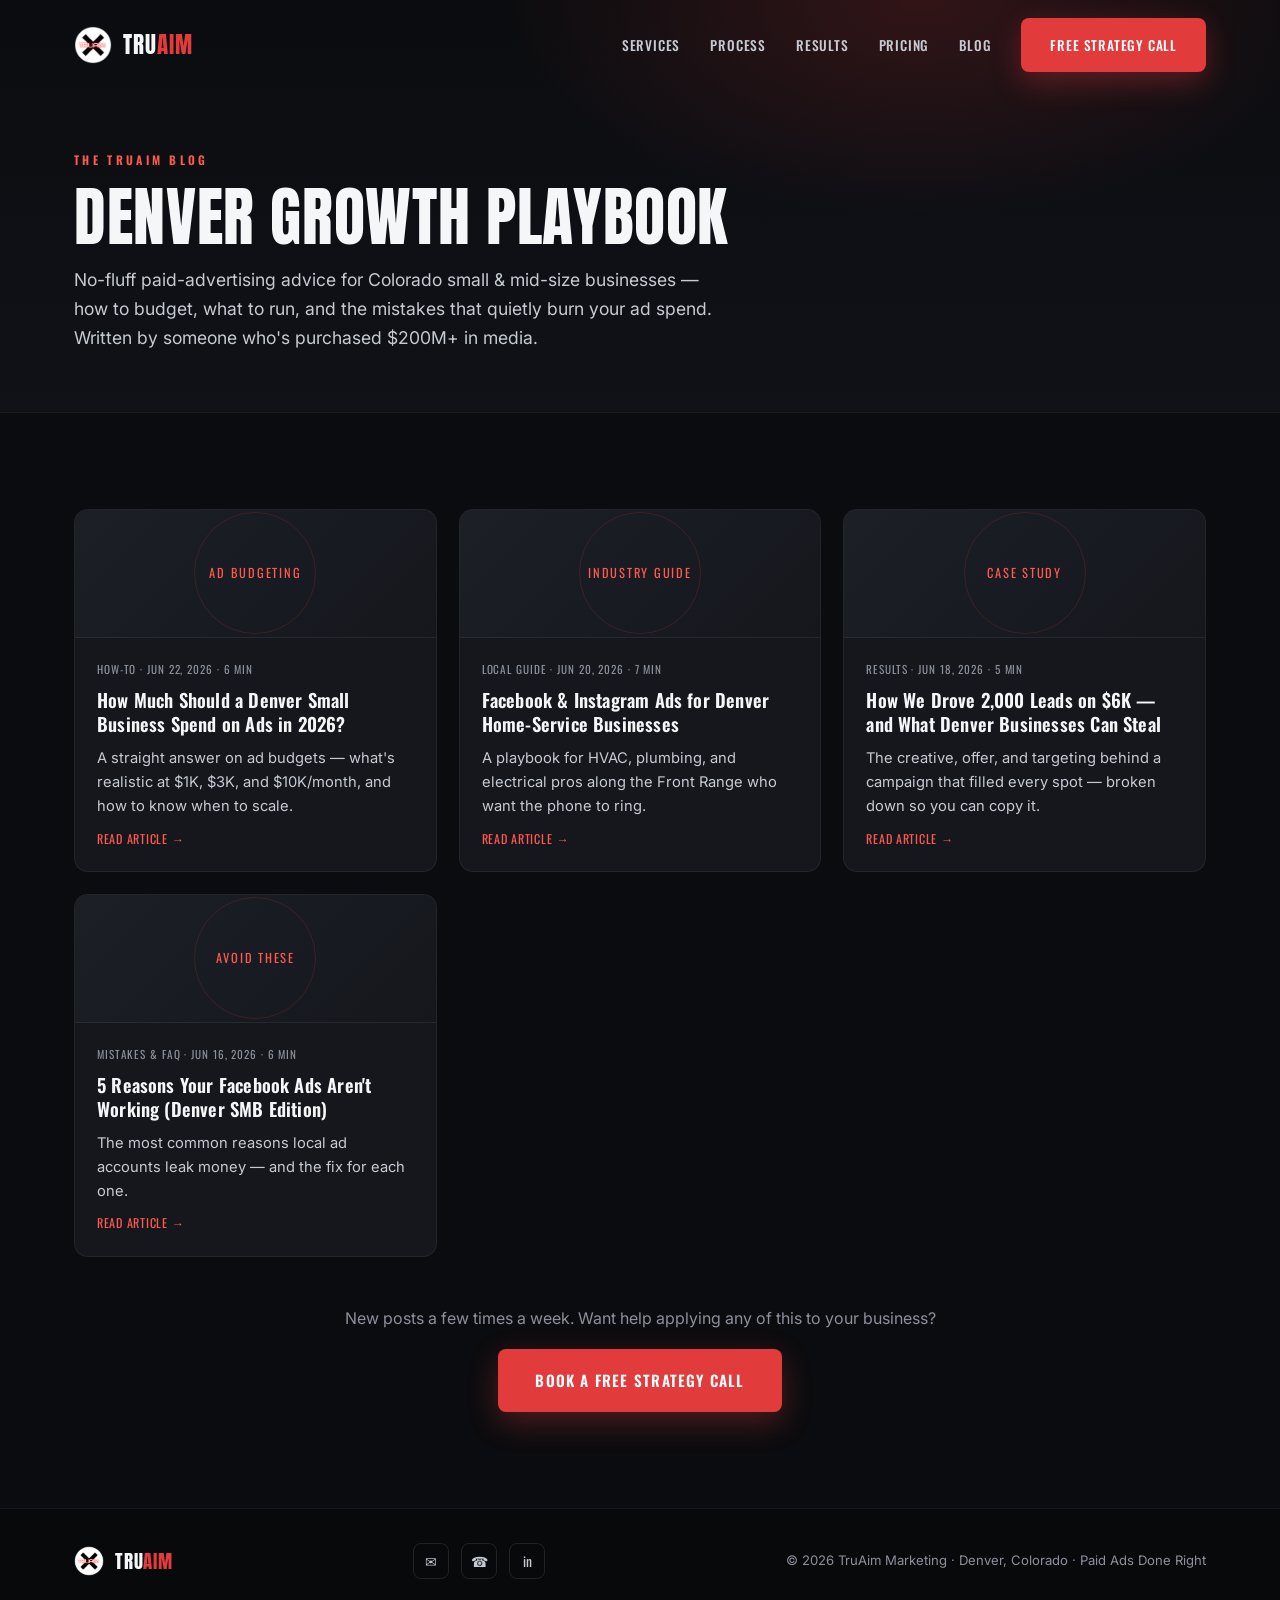
<file: blog.html>
<!DOCTYPE html>
<html lang="en">
<head>
<!-- Meta Pixel Code -->
<script>
!function(f,b,e,v,n,t,s)
{if(f.fbq)return;n=f.fbq=function(){n.callMethod?
n.callMethod.apply(n,arguments):n.queue.push(arguments)};
if(!f._fbq)f._fbq=n;n.push=n;n.loaded=!0;n.version='2.0';
n.queue=[];t=b.createElement(e);t.async=!0;
t.src=v;s=b.getElementsByTagName(e)[0];
s.parentNode.insertBefore(t,s)}(window, document,'script',
'https://connect.facebook.net/en_US/fbevents.js');
fbq('init', '234076015428700');
fbq('track', 'PageView');
</script>
<noscript><img height="1" width="1" style="display:none"
src="https://www.facebook.com/tr?id=234076015428700&ev=PageView&noscript=1"
/></noscript>
<!-- End Meta Pixel Code -->
<!-- TikTok Pixel Code Start -->
<script>
!function (w, d, t) {
  w.TiktokAnalyticsObject=t;var ttq=w[t]=w[t]||[];ttq.methods=["page","track","identify","instances","debug","on","off","once","ready","alias","group","enableCookie","disableCookie","holdConsent","revokeConsent","grantConsent"],ttq.setAndDefer=function(t,e){t[e]=function(){t.push([e].concat(Array.prototype.slice.call(arguments,0)))}};for(var i=0;i<ttq.methods.length;i++)ttq.setAndDefer(ttq,ttq.methods[i]);ttq.instance=function(t){for(
var e=ttq._i[t]||[],n=0;n<ttq.methods.length;n++)ttq.setAndDefer(e,ttq.methods[n]);return e},ttq.load=function(e,n){var r="https://analytics.tiktok.com/i18n/pixel/events.js",o=n&&n.partner;ttq._i=ttq._i||{},ttq._i[e]=[],ttq._i[e]._u=r,ttq._t=ttq._t||{},ttq._t[e]=+new Date,ttq._o=ttq._o||{},ttq._o[e]=n||{};n=document.createElement("script")
;n.type="text/javascript",n.async=!0,n.src=r+"?sdkid="+e+"&lib="+t;e=document.getElementsByTagName("script")[0];e.parentNode.insertBefore(n,e)};
  ttq.load('D8T0ICBC77UDQUH9C7U0');
  ttq.page();
}(window, document, 'ttq');
</script>
<!-- TikTok Pixel Code End -->
<!-- Google tag (gtag.js) -->
<script async src="https://www.googletagmanager.com/gtag/js?id=G-TVE4W539ET"></script>
<script>
  window.dataLayer = window.dataLayer || [];
  function gtag(){dataLayer.push(arguments);}
  gtag('js', new Date());
  gtag('config', 'G-TVE4W539ET');
</script>
<meta charset="UTF-8">
<meta name="viewport" content="width=device-width, initial-scale=1.0">
<title>Denver Small Business Marketing Blog | TruAim Marketing</title>
<meta name="description" content="Practical paid-ads advice for Denver and Colorado small businesses — TikTok, Meta &amp; YouTube ad how-tos, local industry guides, real results, and the mistakes to avoid. By Christopher Root of TruAim Marketing.">
<meta name="keywords" content="Denver small business marketing blog, Colorado paid ads tips, Facebook ads Denver, TikTok ads small business, Denver advertising consultant blog">
<meta name="author" content="Christopher Root">
<link rel="canonical" href="https://truaimmarketing.com/blog.html">
<meta name="geo.region" content="US-CO">
<meta name="geo.placename" content="Denver, Colorado">
<meta property="og:type" content="website">
<meta property="og:site_name" content="TruAim Marketing">
<meta property="og:title" content="Denver Small Business Marketing Blog | TruAim Marketing">
<meta property="og:description" content="Paid-ads advice for Denver &amp; Colorado small businesses — how-tos, industry guides, real results, and mistakes to avoid.">
<meta property="og:url" content="https://truaimmarketing.com/blog.html">
<meta property="og:image" content="https://truaimmarketing.com/assets/truaim-logo.png">
<link rel="preconnect" href="https://fonts.googleapis.com">
<link rel="preconnect" href="https://fonts.gstatic.com" crossorigin>
<link href="https://fonts.googleapis.com/css2?family=Anton&family=Oswald:wght@300;400;500;600;700&family=Inter:wght@400;500;600&display=swap" rel="stylesheet">
<link rel="stylesheet" href="css/styles.css">
<link rel="icon" type="image/png" href="assets/favicon.png">
<link rel="apple-touch-icon" href="assets/favicon.png">
</head>
<body>

<nav class="nav scrolled" id="nav">
  <div class="container nav-inner">
    <a href="index.html#top" class="brand"><img class="logo" src="assets/truaim-logo.png" alt="TruAim Marketing logo"> <b>TRU<span class="x">AIM</span></b></a>
    <button class="nav-toggle" id="navToggle" aria-label="Menu"><span></span><span></span><span></span></button>
    <ul class="nav-links" id="navLinks">
      <li><a href="index.html#services">Services</a></li>
      <li><a href="index.html#process">Process</a></li>
      <li><a href="index.html#results">Results</a></li>
      <li><a href="index.html#pricing">Pricing</a></li>
      <li><a href="blog.html">Blog</a></li>
      <li><a href="https://calendly.com/chrisroot/30min" target="_blank" rel="noopener" class="btn btn-primary">Free Strategy Call</a></li>
    </ul>
  </div>
</nav>

<header class="page-hero">
  <div class="container">
    <div class="eyebrow">The TruAim Blog</div>
    <h1>Denver Growth Playbook</h1>
    <p>No-fluff paid-advertising advice for Colorado small &amp; mid-size businesses — how to budget, what to run, and the mistakes that quietly burn your ad spend. Written by someone who's purchased $200M+ in media.</p>
  </div>
</header>

<section class="section">
  <div class="container">
    <div class="posts-grid" id="postsGrid">

      <article class="post-card reveal">
        <div class="ph"><span>Ad Budgeting</span></div>
        <div class="pbody">
          <div class="meta">How-To · Jun 22, 2026 · 6 min</div>
          <h3>How Much Should a Denver Small Business Spend on Ads in 2026?</h3>
          <p>A straight answer on ad budgets — what's realistic at $1K, $3K, and $10K/month, and how to know when to scale.</p>
          <a class="read" href="posts/denver-ad-budget-2026.html">Read article →</a>
        </div>
      </article>

      <article class="post-card reveal">
        <div class="ph"><span>Industry Guide</span></div>
        <div class="pbody">
          <div class="meta">Local Guide · Jun 20, 2026 · 7 min</div>
          <h3>Facebook &amp; Instagram Ads for Denver Home-Service Businesses</h3>
          <p>A playbook for HVAC, plumbing, and electrical pros along the Front Range who want the phone to ring.</p>
          <a class="read" href="posts/denver-home-services-facebook-ads.html">Read article →</a>
        </div>
      </article>

      <article class="post-card reveal">
        <div class="ph"><span>Case Study</span></div>
        <div class="pbody">
          <div class="meta">Results · Jun 18, 2026 · 5 min</div>
          <h3>How We Drove 2,000 Leads on $6K — and What Denver Businesses Can Steal</h3>
          <p>The creative, offer, and targeting behind a campaign that filled every spot — broken down so you can copy it.</p>
          <a class="read" href="posts/2000-leads-6k-case-study.html">Read article →</a>
        </div>
      </article>

      <article class="post-card reveal">
        <div class="ph"><span>Avoid These</span></div>
        <div class="pbody">
          <div class="meta">Mistakes &amp; FAQ · Jun 16, 2026 · 6 min</div>
          <h3>5 Reasons Your Facebook Ads Aren't Working (Denver SMB Edition)</h3>
          <p>The most common reasons local ad accounts leak money — and the fix for each one.</p>
          <a class="read" href="posts/why-facebook-ads-not-working.html">Read article →</a>
        </div>
      </article>

    </div>

    <div class="center" style="text-align:center;margin-top:48px">
      <p style="color:var(--muted)">New posts a few times a week. Want help applying any of this to your business?</p>
      <a href="https://calendly.com/chrisroot/30min" target="_blank" rel="noopener" class="btn btn-primary btn-lg" style="margin-top:18px">Book a Free Strategy Call</a>
    </div>
  </div>
</section>

<footer class="footer">
  <div class="container footer-inner">
    <a href="index.html#top" class="brand"><img class="logo" src="assets/truaim-logo.png" alt="TruAim" style="height:30px;width:30px"> <b>TRU<span class="x">AIM</span></b></a>
    <div class="footer-social">
      <a href="mailto:info@truaimmarketing.com" aria-label="Email">✉</a>
      <a href="tel:+16618588801" aria-label="Phone">☎</a>
      <a href="https://www.linkedin.com/in/christopher-root-53abb6142/" target="_blank" rel="noopener" aria-label="LinkedIn">in</a>
    </div>
    <small>© <span id="year"></span> TruAim Marketing · Denver, Colorado · Paid Ads Done Right</small>
  </div>
</footer>

<script src="js/main.js"></script>
</body>
</html>
</file>
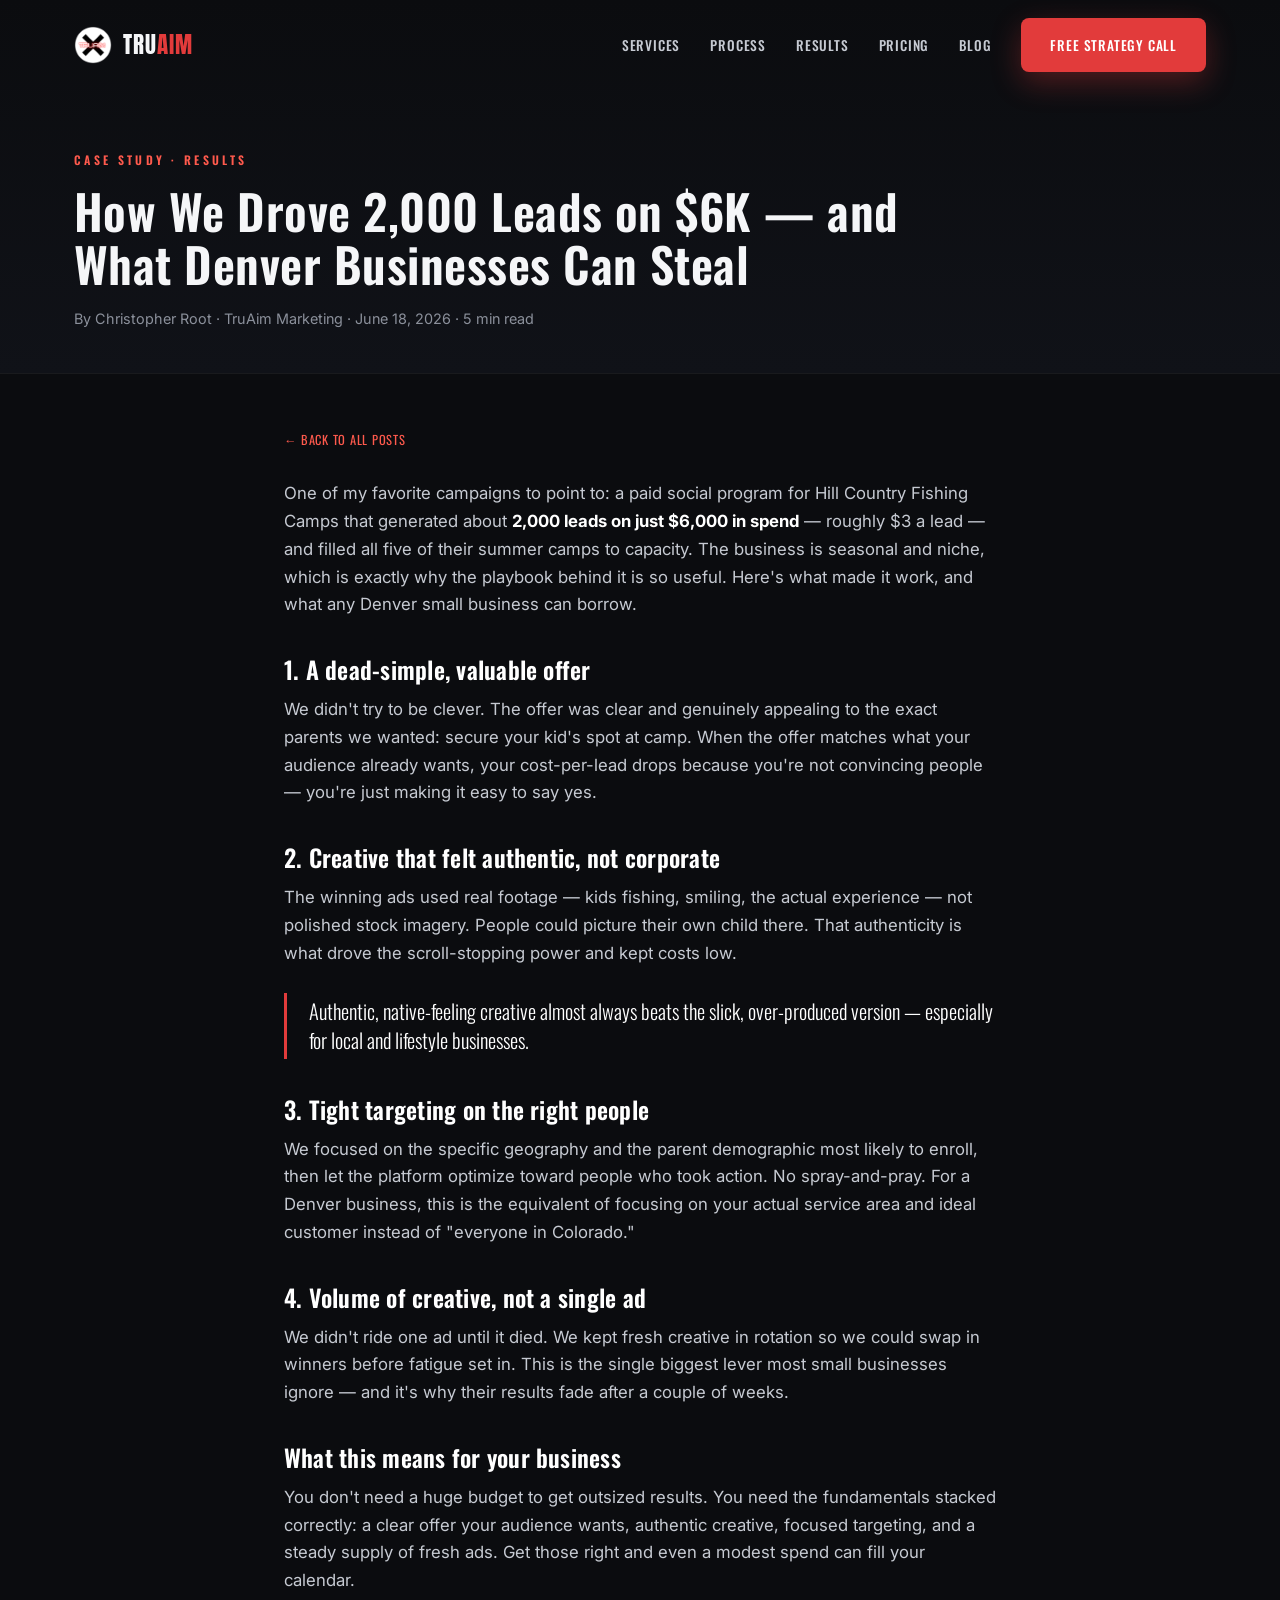
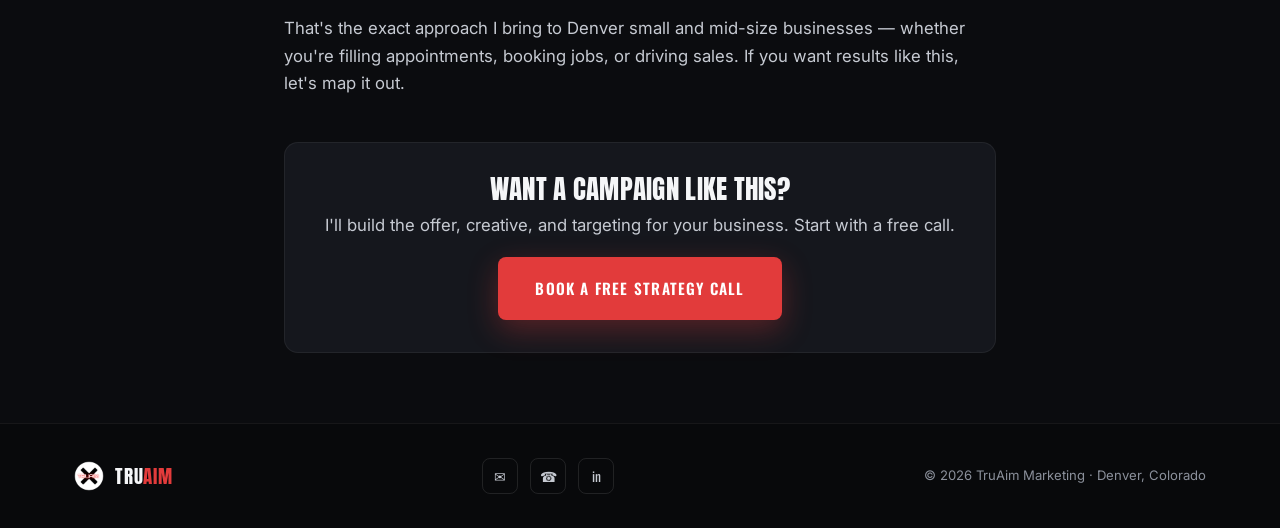
<file: posts/2000-leads-6k-case-study.html>
<!DOCTYPE html>
<html lang="en">
<head>
<!-- Meta Pixel Code -->
<script>
!function(f,b,e,v,n,t,s)
{if(f.fbq)return;n=f.fbq=function(){n.callMethod?
n.callMethod.apply(n,arguments):n.queue.push(arguments)};
if(!f._fbq)f._fbq=n;n.push=n;n.loaded=!0;n.version='2.0';
n.queue=[];t=b.createElement(e);t.async=!0;
t.src=v;s=b.getElementsByTagName(e)[0];
s.parentNode.insertBefore(t,s)}(window, document,'script',
'https://connect.facebook.net/en_US/fbevents.js');
fbq('init', '234076015428700');
fbq('track', 'PageView');
</script>
<noscript><img height="1" width="1" style="display:none"
src="https://www.facebook.com/tr?id=234076015428700&ev=PageView&noscript=1"
/></noscript>
<!-- End Meta Pixel Code -->
<!-- TikTok Pixel Code Start -->
<script>
!function (w, d, t) {
  w.TiktokAnalyticsObject=t;var ttq=w[t]=w[t]||[];ttq.methods=["page","track","identify","instances","debug","on","off","once","ready","alias","group","enableCookie","disableCookie","holdConsent","revokeConsent","grantConsent"],ttq.setAndDefer=function(t,e){t[e]=function(){t.push([e].concat(Array.prototype.slice.call(arguments,0)))}};for(var i=0;i<ttq.methods.length;i++)ttq.setAndDefer(ttq,ttq.methods[i]);ttq.instance=function(t){for(
var e=ttq._i[t]||[],n=0;n<ttq.methods.length;n++)ttq.setAndDefer(e,ttq.methods[n]);return e},ttq.load=function(e,n){var r="https://analytics.tiktok.com/i18n/pixel/events.js",o=n&&n.partner;ttq._i=ttq._i||{},ttq._i[e]=[],ttq._i[e]._u=r,ttq._t=ttq._t||{},ttq._t[e]=+new Date,ttq._o=ttq._o||{},ttq._o[e]=n||{};n=document.createElement("script")
;n.type="text/javascript",n.async=!0,n.src=r+"?sdkid="+e+"&lib="+t;e=document.getElementsByTagName("script")[0];e.parentNode.insertBefore(n,e)};
  ttq.load('D8T0ICBC77UDQUH9C7U0');
  ttq.page();
}(window, document, 'ttq');
</script>
<!-- TikTok Pixel Code End -->
<!-- Google tag (gtag.js) -->
<script async src="https://www.googletagmanager.com/gtag/js?id=G-TVE4W539ET"></script>
<script>
  window.dataLayer = window.dataLayer || [];
  function gtag(){dataLayer.push(arguments);}
  gtag('js', new Date());
  gtag('config', 'G-TVE4W539ET');
</script>
<meta charset="UTF-8">
<meta name="viewport" content="width=device-width, initial-scale=1.0">
<title>How We Drove 2,000 Leads on $6K — and What Denver Businesses Can Steal | TruAim Marketing</title>
<meta name="description" content="A breakdown of the creative, offer, and targeting behind a paid social campaign that generated 2,000 leads on $6K and filled every spot — with takeaways Denver small businesses can copy.">
<meta name="keywords" content="paid social case study, lead generation case study, Denver Facebook ads results, low cost per lead, Colorado small business advertising, Denver, Boulder, Broomfield, Westminster, Lakewood, Applewood, Golden, Arvada Colorado">
<meta name="author" content="Christopher Root">
<link rel="canonical" href="https://truaimmarketing.com/posts/2000-leads-6k-case-study.html">
<meta name="geo.region" content="US-CO">
<meta name="geo.placename" content="Denver, Colorado">
<meta property="og:type" content="article">
<meta property="og:title" content="How We Drove 2,000 Leads on $6K — and What Denver Businesses Can Steal">
<meta property="og:description" content="The creative, offer, and targeting behind a campaign that filled every spot — broken down so you can copy it.">
<meta property="og:url" content="https://truaimmarketing.com/posts/2000-leads-6k-case-study.html">
<meta property="og:image" content="https://truaimmarketing.com/assets/truaim-logo.png">
<link rel="preconnect" href="https://fonts.googleapis.com">
<link rel="preconnect" href="https://fonts.gstatic.com" crossorigin>
<link href="https://fonts.googleapis.com/css2?family=Anton&family=Oswald:wght@300;400;500;600;700&family=Inter:wght@400;500;600&display=swap" rel="stylesheet">
<link rel="stylesheet" href="../css/styles.css">
<link rel="icon" type="image/png" href="../assets/favicon.png">
<link rel="apple-touch-icon" href="../assets/favicon.png">
<script type="application/ld+json">
{"@context":"https://schema.org","@type":"BlogPosting","headline":"How We Drove 2,000 Leads on $6K — and What Denver Businesses Can Steal","datePublished":"2026-06-18","author":{"@type":"Person","name":"Christopher Root"},"publisher":{"@type":"Organization","name":"TruAim Marketing"},"mainEntityOfPage":"https://truaimmarketing.com/posts/2000-leads-6k-case-study.html","about":["Paid social","Lead generation","Case study"]}
</script>
</head>
<body>

<nav class="nav scrolled" id="nav">
  <div class="container nav-inner">
    <a href="../index.html#top" class="brand"><img class="logo" src="../assets/truaim-logo.png" alt="TruAim Marketing logo"> <b>TRU<span class="x">AIM</span></b></a>
    <button class="nav-toggle" id="navToggle" aria-label="Menu"><span></span><span></span><span></span></button>
    <ul class="nav-links" id="navLinks">
      <li><a href="../index.html#services">Services</a></li>
      <li><a href="../index.html#process">Process</a></li>
      <li><a href="../index.html#results">Results</a></li>
      <li><a href="../index.html#pricing">Pricing</a></li>
      <li><a href="../blog.html">Blog</a></li>
      <li><a href="https://calendly.com/chrisroot/30min" target="_blank" rel="noopener" class="btn btn-primary">Free Strategy Call</a></li>
    </ul>
  </div>
</nav>

<header class="article-hero">
  <div class="container">
    <div class="eyebrow">Case Study · Results</div>
    <h1>How We Drove 2,000 Leads on $6K — and What Denver Businesses Can Steal</h1>
    <p class="pmeta">By Christopher Root · TruAim Marketing · June 18, 2026 · 5 min read</p>
  </div>
</header>

<article class="article-body">
  <a href="../blog.html" class="back-link">← Back to all posts</a>

  <p>One of my favorite campaigns to point to: a paid social program for Hill Country Fishing Camps that generated about <strong>2,000 leads on just $6,000 in spend</strong> — roughly $3 a lead — and filled all five of their summer camps to capacity. The business is seasonal and niche, which is exactly why the playbook behind it is so useful. Here's what made it work, and what any Denver small business can borrow.</p>

  <h2>1. A dead-simple, valuable offer</h2>
  <p>We didn't try to be clever. The offer was clear and genuinely appealing to the exact parents we wanted: secure your kid's spot at camp. When the offer matches what your audience already wants, your cost-per-lead drops because you're not convincing people — you're just making it easy to say yes.</p>

  <h2>2. Creative that felt authentic, not corporate</h2>
  <p>The winning ads used real footage — kids fishing, smiling, the actual experience — not polished stock imagery. People could picture their own child there. That authenticity is what drove the scroll-stopping power and kept costs low.</p>
  <blockquote>Authentic, native-feeling creative almost always beats the slick, over-produced version — especially for local and lifestyle businesses.</blockquote>

  <h2>3. Tight targeting on the right people</h2>
  <p>We focused on the specific geography and the parent demographic most likely to enroll, then let the platform optimize toward people who took action. No spray-and-pray. For a Denver business, this is the equivalent of focusing on your actual service area and ideal customer instead of "everyone in Colorado."</p>

  <h2>4. Volume of creative, not a single ad</h2>
  <p>We didn't ride one ad until it died. We kept fresh creative in rotation so we could swap in winners before fatigue set in. This is the single biggest lever most small businesses ignore — and it's why their results fade after a couple of weeks.</p>

  <h2>What this means for your business</h2>
  <p>You don't need a huge budget to get outsized results. You need the fundamentals stacked correctly: a clear offer your audience wants, authentic creative, focused targeting, and a steady supply of fresh ads. Get those right and even a modest spend can fill your calendar.</p>

  <p>That's the exact approach I bring to Denver small and mid-size businesses — whether you're filling appointments, booking jobs, or driving sales. If you want results like this, let's map it out.</p>

  <div class="post-cta">
    <h3>Want a campaign like this?</h3>
    <p>I'll build the offer, creative, and targeting for your business. Start with a free call.</p>
    <a href="https://calendly.com/chrisroot/30min" target="_blank" rel="noopener" class="btn btn-primary btn-lg">Book a Free Strategy Call</a>
  </div>
</article>

<footer class="footer">
  <div class="container footer-inner">
    <a href="../index.html#top" class="brand"><img class="logo" src="../assets/truaim-logo.png" alt="TruAim" style="height:30px;width:30px"> <b>TRU<span class="x">AIM</span></b></a>
    <div class="footer-social">
      <a href="mailto:info@truaimmarketing.com" aria-label="Email">✉</a>
      <a href="tel:+16618588801" aria-label="Phone">☎</a>
      <a href="https://www.linkedin.com/in/christopher-root-53abb6142/" target="_blank" rel="noopener" aria-label="LinkedIn">in</a>
    </div>
    <small>© <span id="year"></span> TruAim Marketing · Denver, Colorado</small>
  </div>
</footer>

<script src="../js/main.js"></script>
</body>
</html>
</file>
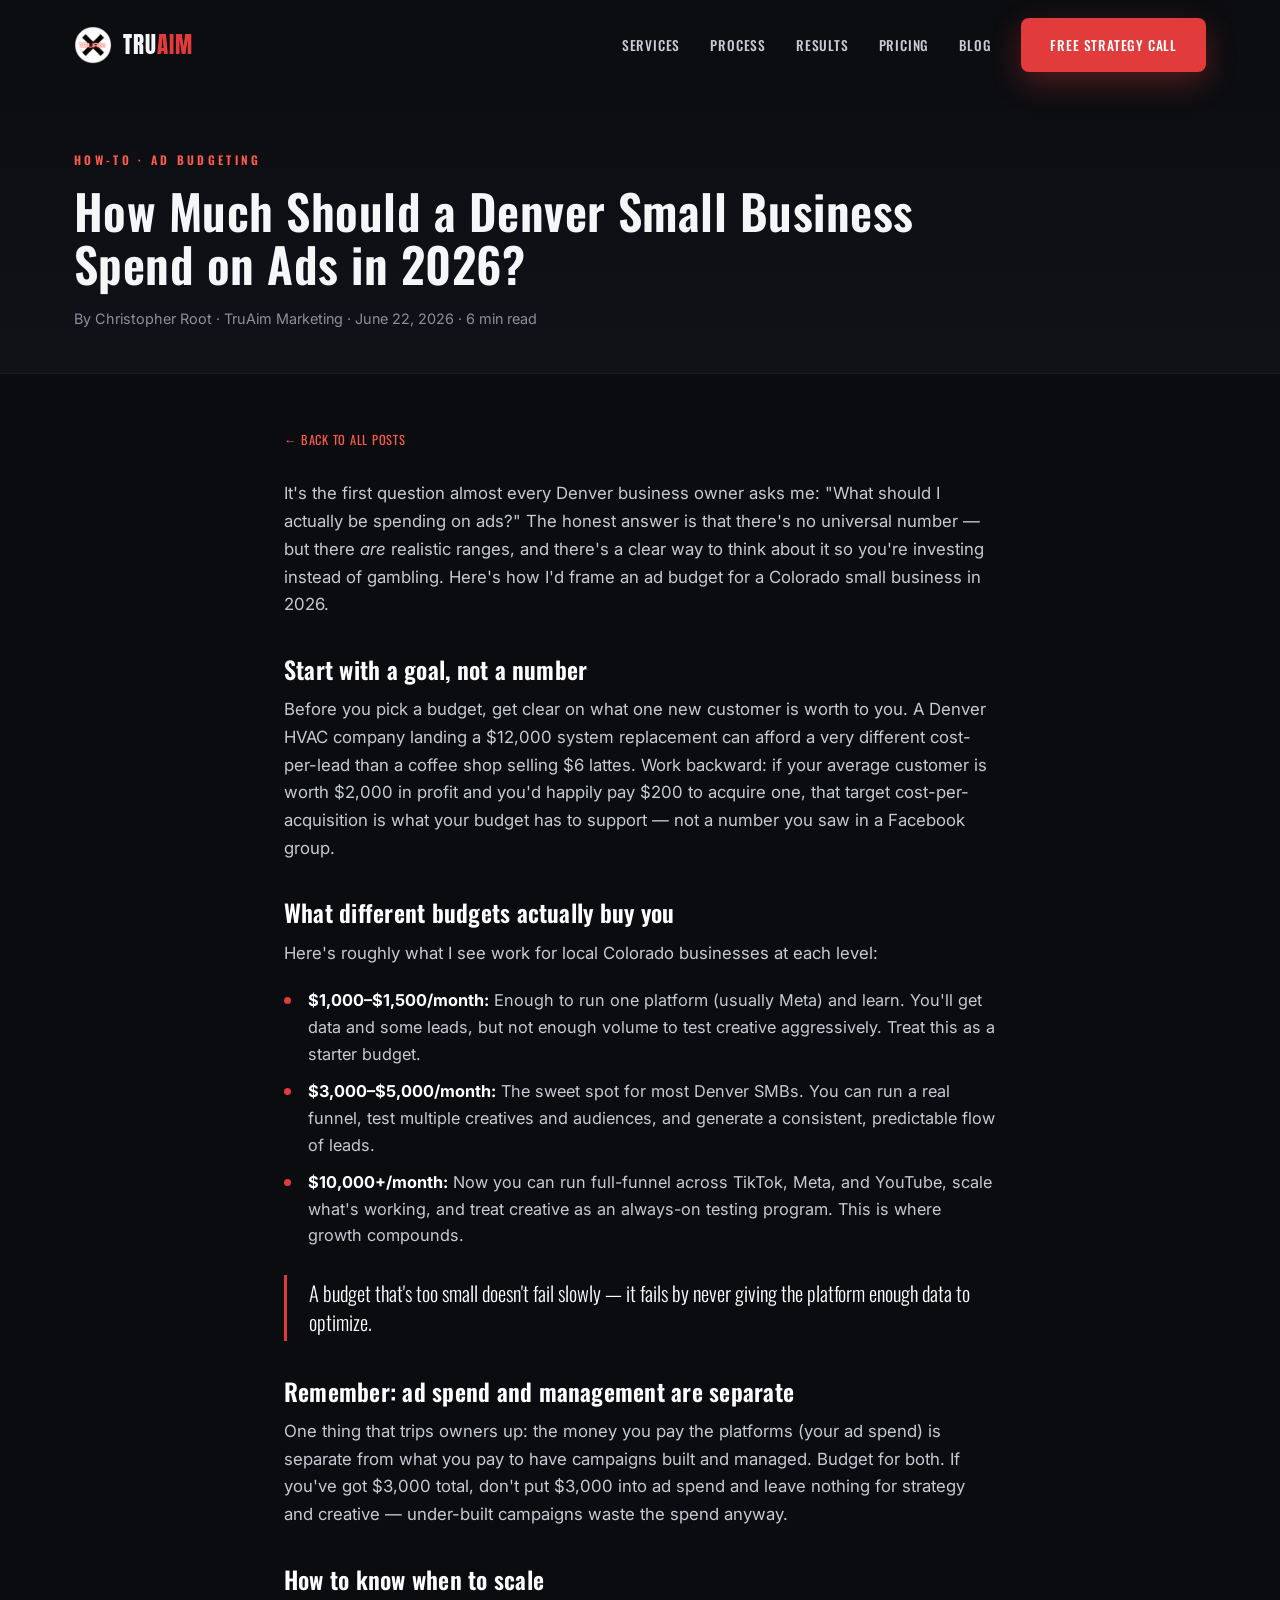
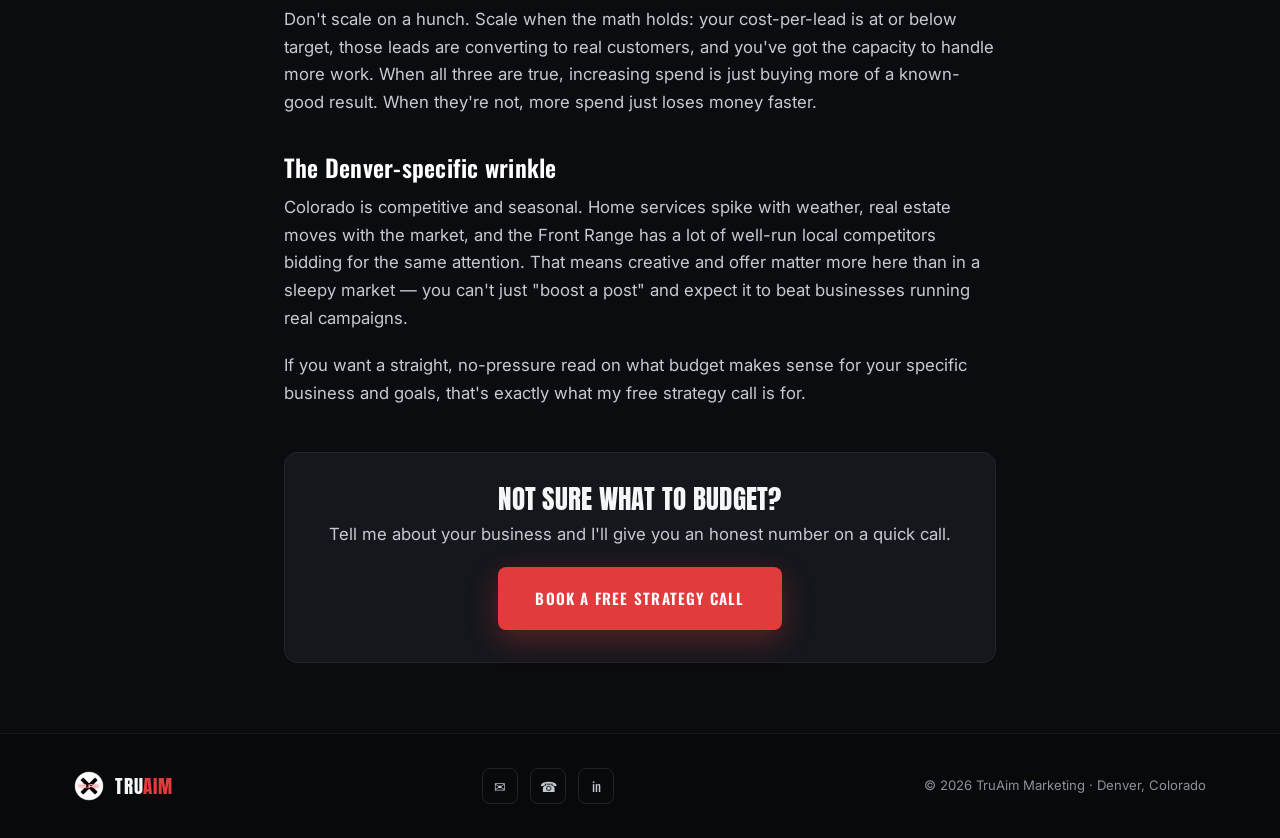
<file: posts/denver-ad-budget-2026.html>
<!DOCTYPE html>
<html lang="en">
<head>
<!-- Meta Pixel Code -->
<script>
!function(f,b,e,v,n,t,s)
{if(f.fbq)return;n=f.fbq=function(){n.callMethod?
n.callMethod.apply(n,arguments):n.queue.push(arguments)};
if(!f._fbq)f._fbq=n;n.push=n;n.loaded=!0;n.version='2.0';
n.queue=[];t=b.createElement(e);t.async=!0;
t.src=v;s=b.getElementsByTagName(e)[0];
s.parentNode.insertBefore(t,s)}(window, document,'script',
'https://connect.facebook.net/en_US/fbevents.js');
fbq('init', '234076015428700');
fbq('track', 'PageView');
</script>
<noscript><img height="1" width="1" style="display:none"
src="https://www.facebook.com/tr?id=234076015428700&ev=PageView&noscript=1"
/></noscript>
<!-- End Meta Pixel Code -->
<!-- TikTok Pixel Code Start -->
<script>
!function (w, d, t) {
  w.TiktokAnalyticsObject=t;var ttq=w[t]=w[t]||[];ttq.methods=["page","track","identify","instances","debug","on","off","once","ready","alias","group","enableCookie","disableCookie","holdConsent","revokeConsent","grantConsent"],ttq.setAndDefer=function(t,e){t[e]=function(){t.push([e].concat(Array.prototype.slice.call(arguments,0)))}};for(var i=0;i<ttq.methods.length;i++)ttq.setAndDefer(ttq,ttq.methods[i]);ttq.instance=function(t){for(
var e=ttq._i[t]||[],n=0;n<ttq.methods.length;n++)ttq.setAndDefer(e,ttq.methods[n]);return e},ttq.load=function(e,n){var r="https://analytics.tiktok.com/i18n/pixel/events.js",o=n&&n.partner;ttq._i=ttq._i||{},ttq._i[e]=[],ttq._i[e]._u=r,ttq._t=ttq._t||{},ttq._t[e]=+new Date,ttq._o=ttq._o||{},ttq._o[e]=n||{};n=document.createElement("script")
;n.type="text/javascript",n.async=!0,n.src=r+"?sdkid="+e+"&lib="+t;e=document.getElementsByTagName("script")[0];e.parentNode.insertBefore(n,e)};
  ttq.load('D8T0ICBC77UDQUH9C7U0');
  ttq.page();
}(window, document, 'ttq');
</script>
<!-- TikTok Pixel Code End -->
<!-- Google tag (gtag.js) -->
<script async src="https://www.googletagmanager.com/gtag/js?id=G-TVE4W539ET"></script>
<script>
  window.dataLayer = window.dataLayer || [];
  function gtag(){dataLayer.push(arguments);}
  gtag('js', new Date());
  gtag('config', 'G-TVE4W539ET');
</script>
<meta charset="UTF-8">
<meta name="viewport" content="width=device-width, initial-scale=1.0">
<title>How Much Should a Denver Small Business Spend on Ads in 2026? | TruAim Marketing</title>
<meta name="description" content="A realistic 2026 ad-budget guide for Denver and Colorado small businesses — what you can expect at $1K, $3K, and $10K per month on TikTok, Meta &amp; YouTube, and when to scale.">
<meta name="keywords" content="Denver small business ad budget, how much to spend on Facebook ads, Colorado advertising budget, paid ads budget 2026, Denver marketing cost, Denver, Boulder, Broomfield, Westminster, Lakewood, Applewood, Golden, Arvada Colorado">
<meta name="author" content="Christopher Root">
<link rel="canonical" href="https://truaimmarketing.com/posts/denver-ad-budget-2026.html">
<meta name="geo.region" content="US-CO">
<meta name="geo.placename" content="Denver, Colorado">
<meta property="og:type" content="article">
<meta property="og:title" content="How Much Should a Denver Small Business Spend on Ads in 2026?">
<meta property="og:description" content="A realistic ad-budget guide for Denver small businesses — what to expect at $1K, $3K, and $10K/month, and when to scale.">
<meta property="og:url" content="https://truaimmarketing.com/posts/denver-ad-budget-2026.html">
<meta property="og:image" content="https://truaimmarketing.com/assets/truaim-logo.png">
<link rel="preconnect" href="https://fonts.googleapis.com">
<link rel="preconnect" href="https://fonts.gstatic.com" crossorigin>
<link href="https://fonts.googleapis.com/css2?family=Anton&family=Oswald:wght@300;400;500;600;700&family=Inter:wght@400;500;600&display=swap" rel="stylesheet">
<link rel="stylesheet" href="../css/styles.css">
<link rel="icon" type="image/png" href="../assets/favicon.png">
<link rel="apple-touch-icon" href="../assets/favicon.png">
<script type="application/ld+json">
{"@context":"https://schema.org","@type":"BlogPosting","headline":"How Much Should a Denver Small Business Spend on Ads in 2026?","datePublished":"2026-06-22","author":{"@type":"Person","name":"Christopher Root"},"publisher":{"@type":"Organization","name":"TruAim Marketing"},"mainEntityOfPage":"https://truaimmarketing.com/posts/denver-ad-budget-2026.html","about":["Paid advertising","Small business marketing","Denver Colorado"]}
</script>
</head>
<body>

<nav class="nav scrolled" id="nav">
  <div class="container nav-inner">
    <a href="../index.html#top" class="brand"><img class="logo" src="../assets/truaim-logo.png" alt="TruAim Marketing logo"> <b>TRU<span class="x">AIM</span></b></a>
    <button class="nav-toggle" id="navToggle" aria-label="Menu"><span></span><span></span><span></span></button>
    <ul class="nav-links" id="navLinks">
      <li><a href="../index.html#services">Services</a></li>
      <li><a href="../index.html#process">Process</a></li>
      <li><a href="../index.html#results">Results</a></li>
      <li><a href="../index.html#pricing">Pricing</a></li>
      <li><a href="../blog.html">Blog</a></li>
      <li><a href="https://calendly.com/chrisroot/30min" target="_blank" rel="noopener" class="btn btn-primary">Free Strategy Call</a></li>
    </ul>
  </div>
</nav>

<header class="article-hero">
  <div class="container">
    <div class="eyebrow">How-To · Ad Budgeting</div>
    <h1>How Much Should a Denver Small Business Spend on Ads in 2026?</h1>
    <p class="pmeta">By Christopher Root · TruAim Marketing · June 22, 2026 · 6 min read</p>
  </div>
</header>

<article class="article-body">
  <a href="../blog.html" class="back-link">← Back to all posts</a>

  <p>It's the first question almost every Denver business owner asks me: "What should I actually be spending on ads?" The honest answer is that there's no universal number — but there <em>are</em> realistic ranges, and there's a clear way to think about it so you're investing instead of gambling. Here's how I'd frame an ad budget for a Colorado small business in 2026.</p>

  <h2>Start with a goal, not a number</h2>
  <p>Before you pick a budget, get clear on what one new customer is worth to you. A Denver HVAC company landing a $12,000 system replacement can afford a very different cost-per-lead than a coffee shop selling $6 lattes. Work backward: if your average customer is worth $2,000 in profit and you'd happily pay $200 to acquire one, that target cost-per-acquisition is what your budget has to support — not a number you saw in a Facebook group.</p>

  <h2>What different budgets actually buy you</h2>
  <p>Here's roughly what I see work for local Colorado businesses at each level:</p>
  <ul>
    <li><strong>$1,000–$1,500/month:</strong> Enough to run one platform (usually Meta) and learn. You'll get data and some leads, but not enough volume to test creative aggressively. Treat this as a starter budget.</li>
    <li><strong>$3,000–$5,000/month:</strong> The sweet spot for most Denver SMBs. You can run a real funnel, test multiple creatives and audiences, and generate a consistent, predictable flow of leads.</li>
    <li><strong>$10,000+/month:</strong> Now you can run full-funnel across TikTok, Meta, and YouTube, scale what's working, and treat creative as an always-on testing program. This is where growth compounds.</li>
  </ul>
  <blockquote>A budget that's too small doesn't fail slowly — it fails by never giving the platform enough data to optimize.</blockquote>

  <h2>Remember: ad spend and management are separate</h2>
  <p>One thing that trips owners up: the money you pay the platforms (your ad spend) is separate from what you pay to have campaigns built and managed. Budget for both. If you've got $3,000 total, don't put $3,000 into ad spend and leave nothing for strategy and creative — under-built campaigns waste the spend anyway.</p>

  <h2>How to know when to scale</h2>
  <p>Don't scale on a hunch. Scale when the math holds: your cost-per-lead is at or below target, those leads are converting to real customers, and you've got the capacity to handle more work. When all three are true, increasing spend is just buying more of a known-good result. When they're not, more spend just loses money faster.</p>

  <h2>The Denver-specific wrinkle</h2>
  <p>Colorado is competitive and seasonal. Home services spike with weather, real estate moves with the market, and the Front Range has a lot of well-run local competitors bidding for the same attention. That means creative and offer matter more here than in a sleepy market — you can't just "boost a post" and expect it to beat businesses running real campaigns.</p>

  <p>If you want a straight, no-pressure read on what budget makes sense for your specific business and goals, that's exactly what my free strategy call is for.</p>

  <div class="post-cta">
    <h3>Not sure what to budget?</h3>
    <p>Tell me about your business and I'll give you an honest number on a quick call.</p>
    <a href="https://calendly.com/chrisroot/30min" target="_blank" rel="noopener" class="btn btn-primary btn-lg">Book a Free Strategy Call</a>
  </div>
</article>

<footer class="footer">
  <div class="container footer-inner">
    <a href="../index.html#top" class="brand"><img class="logo" src="../assets/truaim-logo.png" alt="TruAim" style="height:30px;width:30px"> <b>TRU<span class="x">AIM</span></b></a>
    <div class="footer-social">
      <a href="mailto:info@truaimmarketing.com" aria-label="Email">✉</a>
      <a href="tel:+16618588801" aria-label="Phone">☎</a>
      <a href="https://www.linkedin.com/in/christopher-root-53abb6142/" target="_blank" rel="noopener" aria-label="LinkedIn">in</a>
    </div>
    <small>© <span id="year"></span> TruAim Marketing · Denver, Colorado</small>
  </div>
</footer>

<script src="../js/main.js"></script>
</body>
</html>
</file>
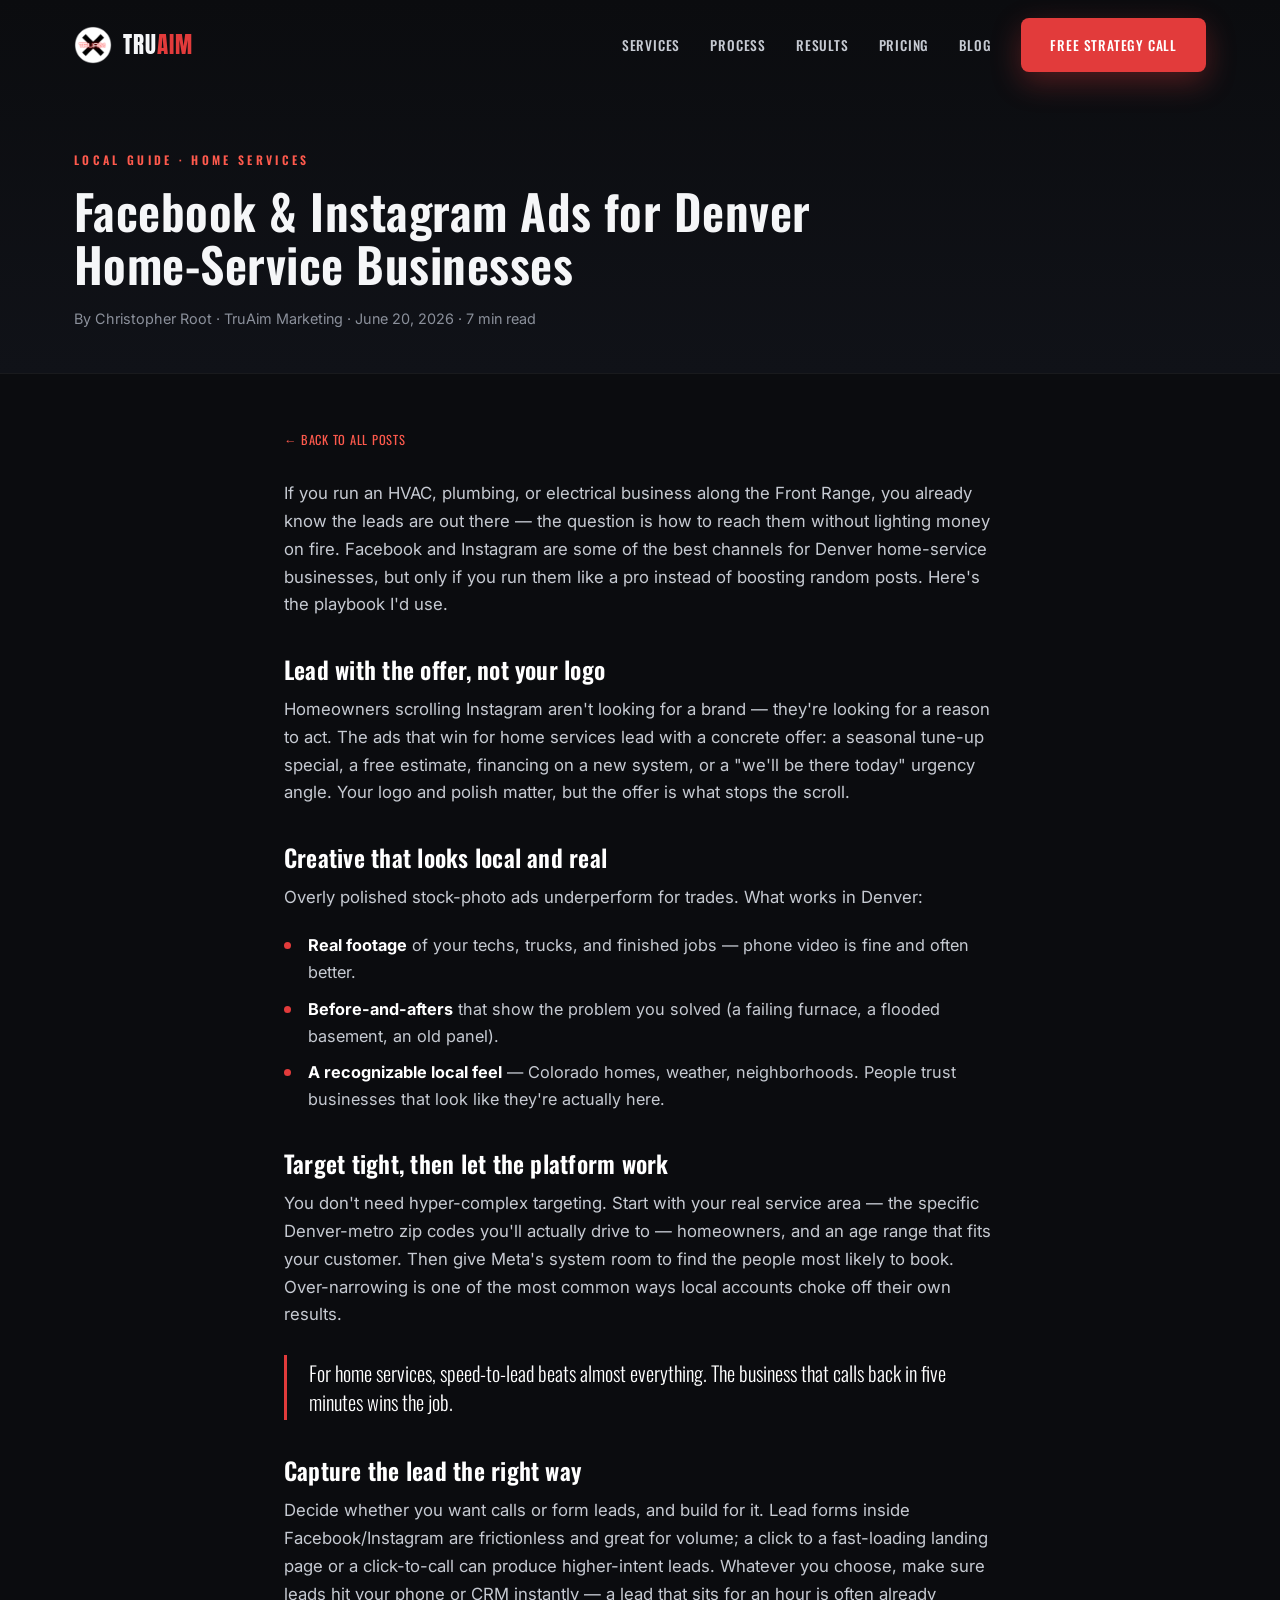
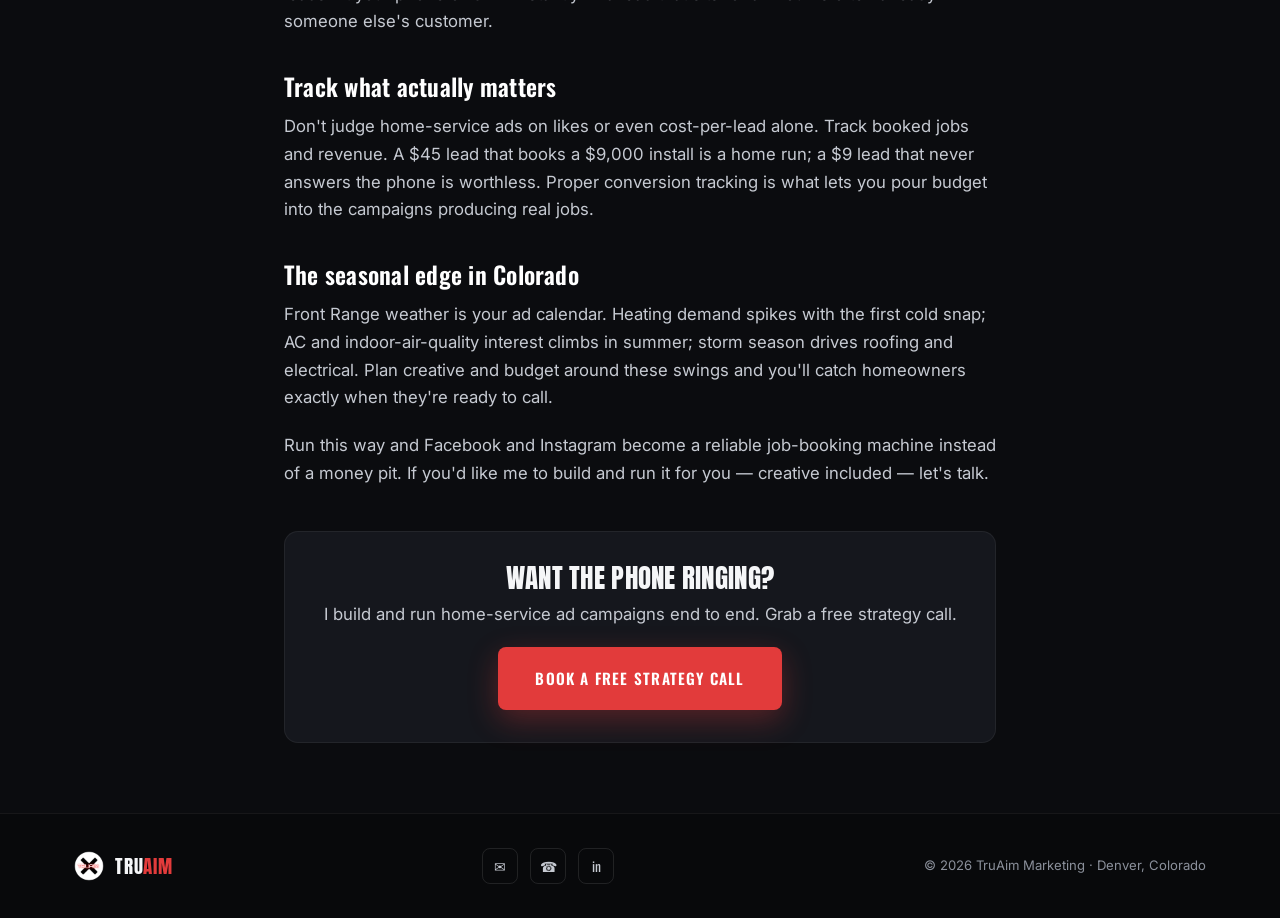
<file: posts/denver-home-services-facebook-ads.html>
<!DOCTYPE html>
<html lang="en">
<head>
<!-- Meta Pixel Code -->
<script>
!function(f,b,e,v,n,t,s)
{if(f.fbq)return;n=f.fbq=function(){n.callMethod?
n.callMethod.apply(n,arguments):n.queue.push(arguments)};
if(!f._fbq)f._fbq=n;n.push=n;n.loaded=!0;n.version='2.0';
n.queue=[];t=b.createElement(e);t.async=!0;
t.src=v;s=b.getElementsByTagName(e)[0];
s.parentNode.insertBefore(t,s)}(window, document,'script',
'https://connect.facebook.net/en_US/fbevents.js');
fbq('init', '234076015428700');
fbq('track', 'PageView');
</script>
<noscript><img height="1" width="1" style="display:none"
src="https://www.facebook.com/tr?id=234076015428700&ev=PageView&noscript=1"
/></noscript>
<!-- End Meta Pixel Code -->
<!-- TikTok Pixel Code Start -->
<script>
!function (w, d, t) {
  w.TiktokAnalyticsObject=t;var ttq=w[t]=w[t]||[];ttq.methods=["page","track","identify","instances","debug","on","off","once","ready","alias","group","enableCookie","disableCookie","holdConsent","revokeConsent","grantConsent"],ttq.setAndDefer=function(t,e){t[e]=function(){t.push([e].concat(Array.prototype.slice.call(arguments,0)))}};for(var i=0;i<ttq.methods.length;i++)ttq.setAndDefer(ttq,ttq.methods[i]);ttq.instance=function(t){for(
var e=ttq._i[t]||[],n=0;n<ttq.methods.length;n++)ttq.setAndDefer(e,ttq.methods[n]);return e},ttq.load=function(e,n){var r="https://analytics.tiktok.com/i18n/pixel/events.js",o=n&&n.partner;ttq._i=ttq._i||{},ttq._i[e]=[],ttq._i[e]._u=r,ttq._t=ttq._t||{},ttq._t[e]=+new Date,ttq._o=ttq._o||{},ttq._o[e]=n||{};n=document.createElement("script")
;n.type="text/javascript",n.async=!0,n.src=r+"?sdkid="+e+"&lib="+t;e=document.getElementsByTagName("script")[0];e.parentNode.insertBefore(n,e)};
  ttq.load('D8T0ICBC77UDQUH9C7U0');
  ttq.page();
}(window, document, 'ttq');
</script>
<!-- TikTok Pixel Code End -->
<!-- Google tag (gtag.js) -->
<script async src="https://www.googletagmanager.com/gtag/js?id=G-TVE4W539ET"></script>
<script>
  window.dataLayer = window.dataLayer || [];
  function gtag(){dataLayer.push(arguments);}
  gtag('js', new Date());
  gtag('config', 'G-TVE4W539ET');
</script>
<meta charset="UTF-8">
<meta name="viewport" content="width=device-width, initial-scale=1.0">
<title>Facebook &amp; Instagram Ads for Denver Home-Service Businesses | TruAim Marketing</title>
<meta name="description" content="A practical Facebook &amp; Instagram ads playbook for Denver HVAC, plumbing, and electrical businesses — offers, creative, targeting, and lead handling that make the phone ring along the Front Range.">
<meta name="keywords" content="Denver HVAC marketing, plumbing Facebook ads, home service ads Colorado, Denver contractor lead generation, Instagram ads home services, Denver, Boulder, Broomfield, Westminster, Lakewood, Applewood, Golden, Arvada Colorado">
<meta name="author" content="Christopher Root">
<link rel="canonical" href="https://truaimmarketing.com/posts/denver-home-services-facebook-ads.html">
<meta name="geo.region" content="US-CO">
<meta name="geo.placename" content="Denver, Colorado">
<meta property="og:type" content="article">
<meta property="og:title" content="Facebook &amp; Instagram Ads for Denver Home-Service Businesses">
<meta property="og:description" content="A playbook for Denver HVAC, plumbing, and electrical pros who want the phone to ring.">
<meta property="og:url" content="https://truaimmarketing.com/posts/denver-home-services-facebook-ads.html">
<meta property="og:image" content="https://truaimmarketing.com/assets/truaim-logo.png">
<link rel="preconnect" href="https://fonts.googleapis.com">
<link rel="preconnect" href="https://fonts.gstatic.com" crossorigin>
<link href="https://fonts.googleapis.com/css2?family=Anton&family=Oswald:wght@300;400;500;600;700&family=Inter:wght@400;500;600&display=swap" rel="stylesheet">
<link rel="stylesheet" href="../css/styles.css">
<link rel="icon" type="image/png" href="../assets/favicon.png">
<link rel="apple-touch-icon" href="../assets/favicon.png">
<script type="application/ld+json">
{"@context":"https://schema.org","@type":"BlogPosting","headline":"Facebook & Instagram Ads for Denver Home-Service Businesses","datePublished":"2026-06-20","author":{"@type":"Person","name":"Christopher Root"},"publisher":{"@type":"Organization","name":"TruAim Marketing"},"mainEntityOfPage":"https://truaimmarketing.com/posts/denver-home-services-facebook-ads.html","about":["HVAC marketing","Plumbing marketing","Denver Colorado","Facebook ads"]}
</script>
</head>
<body>

<nav class="nav scrolled" id="nav">
  <div class="container nav-inner">
    <a href="../index.html#top" class="brand"><img class="logo" src="../assets/truaim-logo.png" alt="TruAim Marketing logo"> <b>TRU<span class="x">AIM</span></b></a>
    <button class="nav-toggle" id="navToggle" aria-label="Menu"><span></span><span></span><span></span></button>
    <ul class="nav-links" id="navLinks">
      <li><a href="../index.html#services">Services</a></li>
      <li><a href="../index.html#process">Process</a></li>
      <li><a href="../index.html#results">Results</a></li>
      <li><a href="../index.html#pricing">Pricing</a></li>
      <li><a href="../blog.html">Blog</a></li>
      <li><a href="https://calendly.com/chrisroot/30min" target="_blank" rel="noopener" class="btn btn-primary">Free Strategy Call</a></li>
    </ul>
  </div>
</nav>

<header class="article-hero">
  <div class="container">
    <div class="eyebrow">Local Guide · Home Services</div>
    <h1>Facebook &amp; Instagram Ads for Denver Home-Service Businesses</h1>
    <p class="pmeta">By Christopher Root · TruAim Marketing · June 20, 2026 · 7 min read</p>
  </div>
</header>

<article class="article-body">
  <a href="../blog.html" class="back-link">← Back to all posts</a>

  <p>If you run an HVAC, plumbing, or electrical business along the Front Range, you already know the leads are out there — the question is how to reach them without lighting money on fire. Facebook and Instagram are some of the best channels for Denver home-service businesses, but only if you run them like a pro instead of boosting random posts. Here's the playbook I'd use.</p>

  <h2>Lead with the offer, not your logo</h2>
  <p>Homeowners scrolling Instagram aren't looking for a brand — they're looking for a reason to act. The ads that win for home services lead with a concrete offer: a seasonal tune-up special, a free estimate, financing on a new system, or a "we'll be there today" urgency angle. Your logo and polish matter, but the offer is what stops the scroll.</p>

  <h2>Creative that looks local and real</h2>
  <p>Overly polished stock-photo ads underperform for trades. What works in Denver:</p>
  <ul>
    <li><strong>Real footage</strong> of your techs, trucks, and finished jobs — phone video is fine and often better.</li>
    <li><strong>Before-and-afters</strong> that show the problem you solved (a failing furnace, a flooded basement, an old panel).</li>
    <li><strong>A recognizable local feel</strong> — Colorado homes, weather, neighborhoods. People trust businesses that look like they're actually here.</li>
  </ul>

  <h2>Target tight, then let the platform work</h2>
  <p>You don't need hyper-complex targeting. Start with your real service area — the specific Denver-metro zip codes you'll actually drive to — homeowners, and an age range that fits your customer. Then give Meta's system room to find the people most likely to book. Over-narrowing is one of the most common ways local accounts choke off their own results.</p>
  <blockquote>For home services, speed-to-lead beats almost everything. The business that calls back in five minutes wins the job.</blockquote>

  <h2>Capture the lead the right way</h2>
  <p>Decide whether you want calls or form leads, and build for it. Lead forms inside Facebook/Instagram are frictionless and great for volume; a click to a fast-loading landing page or a click-to-call can produce higher-intent leads. Whatever you choose, make sure leads hit your phone or CRM instantly — a lead that sits for an hour is often already someone else's customer.</p>

  <h2>Track what actually matters</h2>
  <p>Don't judge home-service ads on likes or even cost-per-lead alone. Track booked jobs and revenue. A $45 lead that books a $9,000 install is a home run; a $9 lead that never answers the phone is worthless. Proper conversion tracking is what lets you pour budget into the campaigns producing real jobs.</p>

  <h2>The seasonal edge in Colorado</h2>
  <p>Front Range weather is your ad calendar. Heating demand spikes with the first cold snap; AC and indoor-air-quality interest climbs in summer; storm season drives roofing and electrical. Plan creative and budget around these swings and you'll catch homeowners exactly when they're ready to call.</p>

  <p>Run this way and Facebook and Instagram become a reliable job-booking machine instead of a money pit. If you'd like me to build and run it for you — creative included — let's talk.</p>

  <div class="post-cta">
    <h3>Want the phone ringing?</h3>
    <p>I build and run home-service ad campaigns end to end. Grab a free strategy call.</p>
    <a href="https://calendly.com/chrisroot/30min" target="_blank" rel="noopener" class="btn btn-primary btn-lg">Book a Free Strategy Call</a>
  </div>
</article>

<footer class="footer">
  <div class="container footer-inner">
    <a href="../index.html#top" class="brand"><img class="logo" src="../assets/truaim-logo.png" alt="TruAim" style="height:30px;width:30px"> <b>TRU<span class="x">AIM</span></b></a>
    <div class="footer-social">
      <a href="mailto:info@truaimmarketing.com" aria-label="Email">✉</a>
      <a href="tel:+16618588801" aria-label="Phone">☎</a>
      <a href="https://www.linkedin.com/in/christopher-root-53abb6142/" target="_blank" rel="noopener" aria-label="LinkedIn">in</a>
    </div>
    <small>© <span id="year"></span> TruAim Marketing · Denver, Colorado</small>
  </div>
</footer>

<script src="../js/main.js"></script>
</body>
</html>
</file>
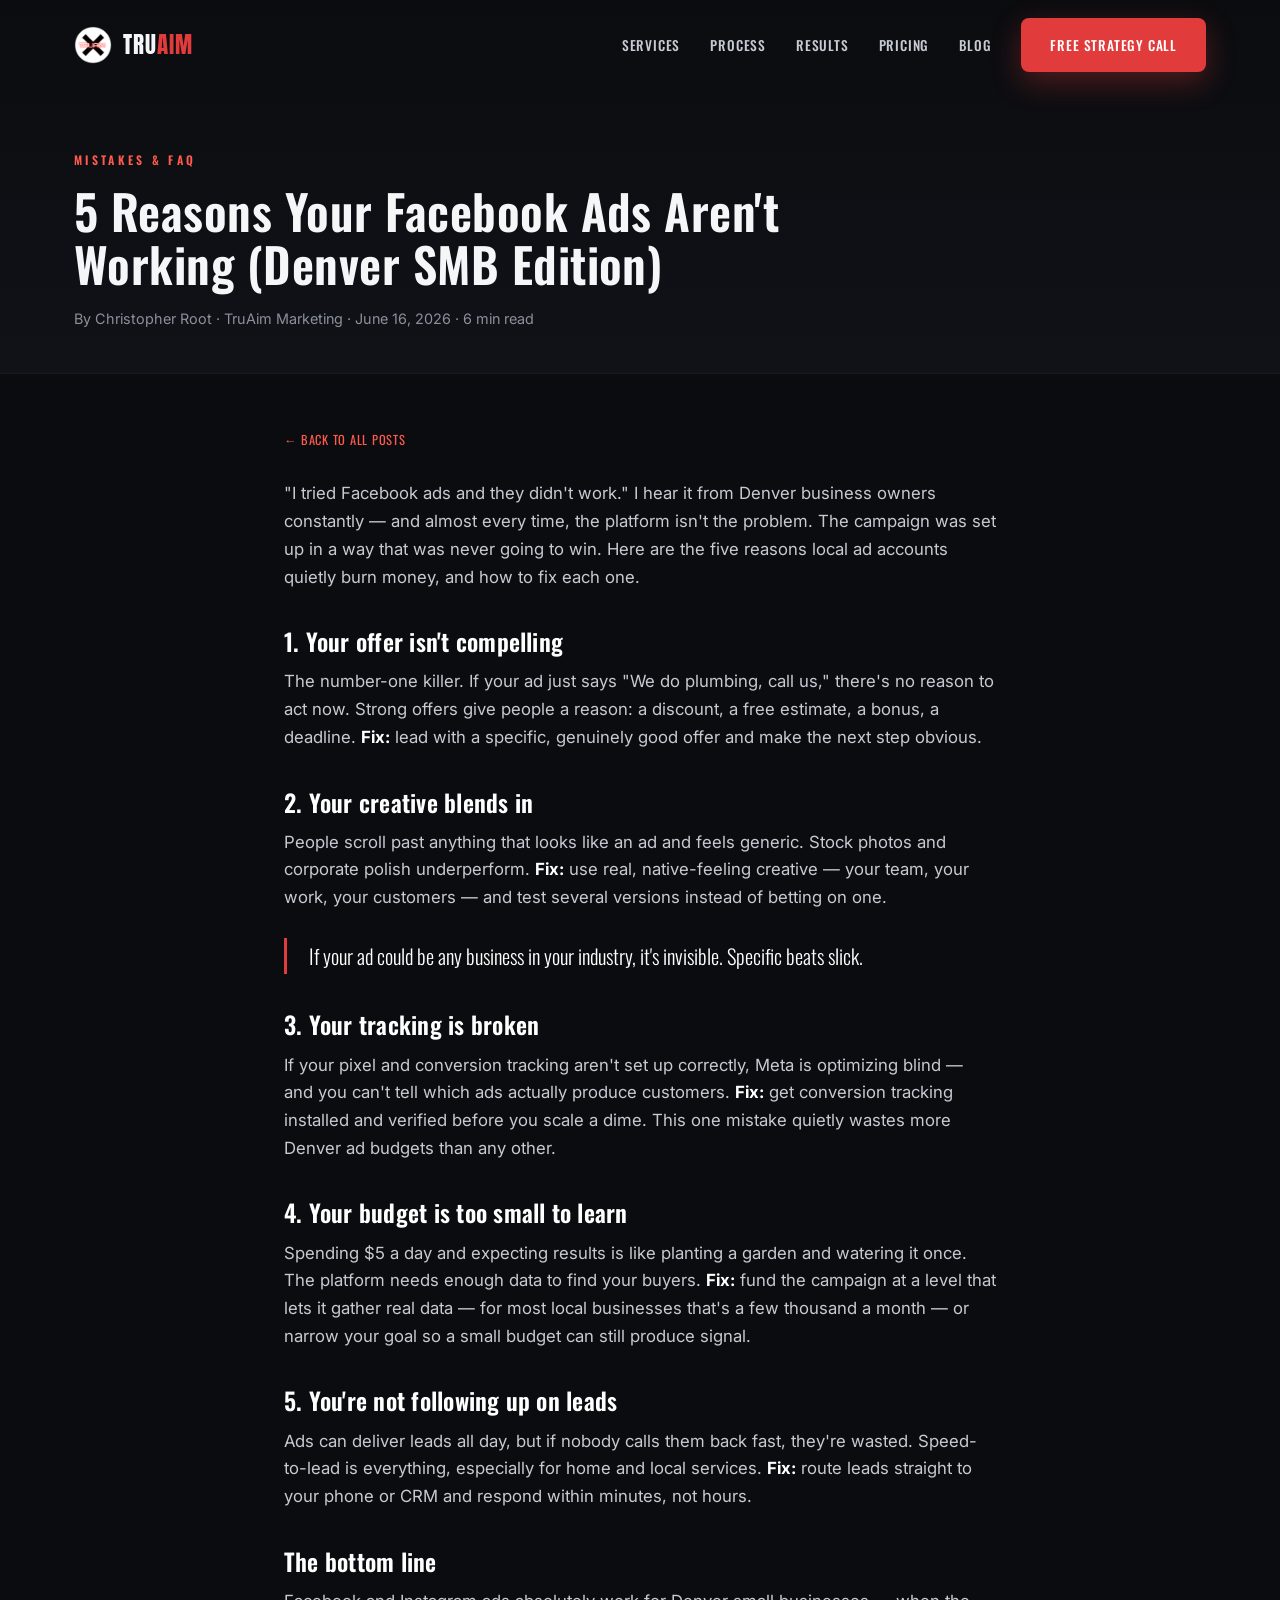
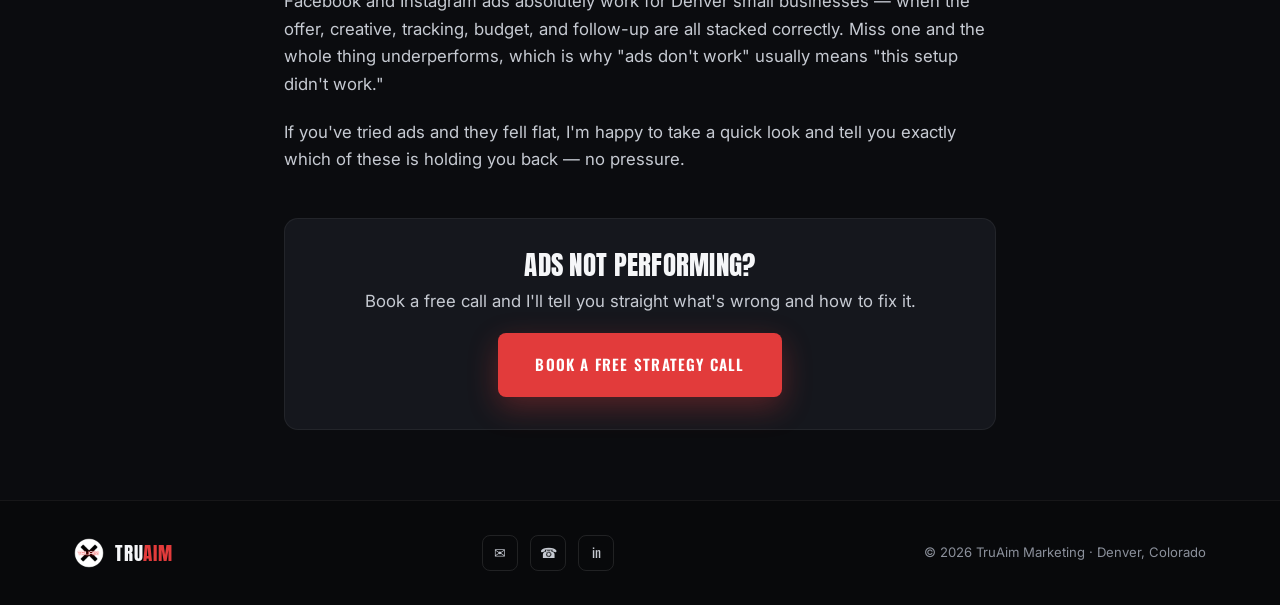
<file: posts/why-facebook-ads-not-working.html>
<!DOCTYPE html>
<html lang="en">
<head>
<!-- Meta Pixel Code -->
<script>
!function(f,b,e,v,n,t,s)
{if(f.fbq)return;n=f.fbq=function(){n.callMethod?
n.callMethod.apply(n,arguments):n.queue.push(arguments)};
if(!f._fbq)f._fbq=n;n.push=n;n.loaded=!0;n.version='2.0';
n.queue=[];t=b.createElement(e);t.async=!0;
t.src=v;s=b.getElementsByTagName(e)[0];
s.parentNode.insertBefore(t,s)}(window, document,'script',
'https://connect.facebook.net/en_US/fbevents.js');
fbq('init', '234076015428700');
fbq('track', 'PageView');
</script>
<noscript><img height="1" width="1" style="display:none"
src="https://www.facebook.com/tr?id=234076015428700&ev=PageView&noscript=1"
/></noscript>
<!-- End Meta Pixel Code -->
<!-- TikTok Pixel Code Start -->
<script>
!function (w, d, t) {
  w.TiktokAnalyticsObject=t;var ttq=w[t]=w[t]||[];ttq.methods=["page","track","identify","instances","debug","on","off","once","ready","alias","group","enableCookie","disableCookie","holdConsent","revokeConsent","grantConsent"],ttq.setAndDefer=function(t,e){t[e]=function(){t.push([e].concat(Array.prototype.slice.call(arguments,0)))}};for(var i=0;i<ttq.methods.length;i++)ttq.setAndDefer(ttq,ttq.methods[i]);ttq.instance=function(t){for(
var e=ttq._i[t]||[],n=0;n<ttq.methods.length;n++)ttq.setAndDefer(e,ttq.methods[n]);return e},ttq.load=function(e,n){var r="https://analytics.tiktok.com/i18n/pixel/events.js",o=n&&n.partner;ttq._i=ttq._i||{},ttq._i[e]=[],ttq._i[e]._u=r,ttq._t=ttq._t||{},ttq._t[e]=+new Date,ttq._o=ttq._o||{},ttq._o[e]=n||{};n=document.createElement("script")
;n.type="text/javascript",n.async=!0,n.src=r+"?sdkid="+e+"&lib="+t;e=document.getElementsByTagName("script")[0];e.parentNode.insertBefore(n,e)};
  ttq.load('D8T0ICBC77UDQUH9C7U0');
  ttq.page();
}(window, document, 'ttq');
</script>
<!-- TikTok Pixel Code End -->
<!-- Google tag (gtag.js) -->
<script async src="https://www.googletagmanager.com/gtag/js?id=G-TVE4W539ET"></script>
<script>
  window.dataLayer = window.dataLayer || [];
  function gtag(){dataLayer.push(arguments);}
  gtag('js', new Date());
  gtag('config', 'G-TVE4W539ET');
</script>
<meta charset="UTF-8">
<meta name="viewport" content="width=device-width, initial-scale=1.0">
<title>5 Reasons Your Facebook Ads Aren't Working (Denver SMB Edition) | TruAim Marketing</title>
<meta name="description" content="The five most common reasons Denver small business Facebook and Instagram ad accounts leak money — weak offers, bad creative, broken tracking, tiny budgets, and no follow-up — plus how to fix each.">
<meta name="keywords" content="why are my Facebook ads not working, Denver Facebook ads help, fix Facebook ads, small business ad mistakes, Colorado paid ads, Denver, Boulder, Broomfield, Westminster, Lakewood, Applewood, Golden, Arvada Colorado">
<meta name="author" content="Christopher Root">
<link rel="canonical" href="https://truaimmarketing.com/posts/why-facebook-ads-not-working.html">
<meta name="geo.region" content="US-CO">
<meta name="geo.placename" content="Denver, Colorado">
<meta property="og:type" content="article">
<meta property="og:title" content="5 Reasons Your Facebook Ads Aren't Working (Denver SMB Edition)">
<meta property="og:description" content="The most common reasons local ad accounts leak money — and the fix for each one.">
<meta property="og:url" content="https://truaimmarketing.com/posts/why-facebook-ads-not-working.html">
<meta property="og:image" content="https://truaimmarketing.com/assets/truaim-logo.png">
<link rel="preconnect" href="https://fonts.googleapis.com">
<link rel="preconnect" href="https://fonts.gstatic.com" crossorigin>
<link href="https://fonts.googleapis.com/css2?family=Anton&family=Oswald:wght@300;400;500;600;700&family=Inter:wght@400;500;600&display=swap" rel="stylesheet">
<link rel="stylesheet" href="../css/styles.css">
<link rel="icon" type="image/png" href="../assets/favicon.png">
<link rel="apple-touch-icon" href="../assets/favicon.png">
<script type="application/ld+json">
{"@context":"https://schema.org","@type":"BlogPosting","headline":"5 Reasons Your Facebook Ads Aren't Working (Denver SMB Edition)","datePublished":"2026-06-16","author":{"@type":"Person","name":"Christopher Root"},"publisher":{"@type":"Organization","name":"TruAim Marketing"},"mainEntityOfPage":"https://truaimmarketing.com/posts/why-facebook-ads-not-working.html","about":["Facebook ads","Small business marketing","Denver Colorado"]}
</script>
</head>
<body>

<nav class="nav scrolled" id="nav">
  <div class="container nav-inner">
    <a href="../index.html#top" class="brand"><img class="logo" src="../assets/truaim-logo.png" alt="TruAim Marketing logo"> <b>TRU<span class="x">AIM</span></b></a>
    <button class="nav-toggle" id="navToggle" aria-label="Menu"><span></span><span></span><span></span></button>
    <ul class="nav-links" id="navLinks">
      <li><a href="../index.html#services">Services</a></li>
      <li><a href="../index.html#process">Process</a></li>
      <li><a href="../index.html#results">Results</a></li>
      <li><a href="../index.html#pricing">Pricing</a></li>
      <li><a href="../blog.html">Blog</a></li>
      <li><a href="https://calendly.com/chrisroot/30min" target="_blank" rel="noopener" class="btn btn-primary">Free Strategy Call</a></li>
    </ul>
  </div>
</nav>

<header class="article-hero">
  <div class="container">
    <div class="eyebrow">Mistakes &amp; FAQ</div>
    <h1>5 Reasons Your Facebook Ads Aren't Working (Denver SMB Edition)</h1>
    <p class="pmeta">By Christopher Root · TruAim Marketing · June 16, 2026 · 6 min read</p>
  </div>
</header>

<article class="article-body">
  <a href="../blog.html" class="back-link">← Back to all posts</a>

  <p>"I tried Facebook ads and they didn't work." I hear it from Denver business owners constantly — and almost every time, the platform isn't the problem. The campaign was set up in a way that was never going to win. Here are the five reasons local ad accounts quietly burn money, and how to fix each one.</p>

  <h2>1. Your offer isn't compelling</h2>
  <p>The number-one killer. If your ad just says "We do plumbing, call us," there's no reason to act now. Strong offers give people a reason: a discount, a free estimate, a bonus, a deadline. <strong>Fix:</strong> lead with a specific, genuinely good offer and make the next step obvious.</p>

  <h2>2. Your creative blends in</h2>
  <p>People scroll past anything that looks like an ad and feels generic. Stock photos and corporate polish underperform. <strong>Fix:</strong> use real, native-feeling creative — your team, your work, your customers — and test several versions instead of betting on one.</p>
  <blockquote>If your ad could be any business in your industry, it's invisible. Specific beats slick.</blockquote>

  <h2>3. Your tracking is broken</h2>
  <p>If your pixel and conversion tracking aren't set up correctly, Meta is optimizing blind — and you can't tell which ads actually produce customers. <strong>Fix:</strong> get conversion tracking installed and verified before you scale a dime. This one mistake quietly wastes more Denver ad budgets than any other.</p>

  <h2>4. Your budget is too small to learn</h2>
  <p>Spending $5 a day and expecting results is like planting a garden and watering it once. The platform needs enough data to find your buyers. <strong>Fix:</strong> fund the campaign at a level that lets it gather real data — for most local businesses that's a few thousand a month — or narrow your goal so a small budget can still produce signal.</p>

  <h2>5. You're not following up on leads</h2>
  <p>Ads can deliver leads all day, but if nobody calls them back fast, they're wasted. Speed-to-lead is everything, especially for home and local services. <strong>Fix:</strong> route leads straight to your phone or CRM and respond within minutes, not hours.</p>

  <h2>The bottom line</h2>
  <p>Facebook and Instagram ads absolutely work for Denver small businesses — when the offer, creative, tracking, budget, and follow-up are all stacked correctly. Miss one and the whole thing underperforms, which is why "ads don't work" usually means "this setup didn't work."</p>

  <p>If you've tried ads and they fell flat, I'm happy to take a quick look and tell you exactly which of these is holding you back — no pressure.</p>

  <div class="post-cta">
    <h3>Ads not performing?</h3>
    <p>Book a free call and I'll tell you straight what's wrong and how to fix it.</p>
    <a href="https://calendly.com/chrisroot/30min" target="_blank" rel="noopener" class="btn btn-primary btn-lg">Book a Free Strategy Call</a>
  </div>
</article>

<footer class="footer">
  <div class="container footer-inner">
    <a href="../index.html#top" class="brand"><img class="logo" src="../assets/truaim-logo.png" alt="TruAim" style="height:30px;width:30px"> <b>TRU<span class="x">AIM</span></b></a>
    <div class="footer-social">
      <a href="mailto:info@truaimmarketing.com" aria-label="Email">✉</a>
      <a href="tel:+16618588801" aria-label="Phone">☎</a>
      <a href="https://www.linkedin.com/in/christopher-root-53abb6142/" target="_blank" rel="noopener" aria-label="LinkedIn">in</a>
    </div>
    <small>© <span id="year"></span> TruAim Marketing · Denver, Colorado</small>
  </div>
</footer>

<script src="../js/main.js"></script>
</body>
</html>
</file>
<file: css/styles.css>
/* ===================================================================
   TruAim Marketing — Denver paid ads consulting
   Dark / charcoal + crimson, bold condensed uppercase
   =================================================================== */
:root{
  --bg:#0b0c0f;
  --bg-2:#121419;
  --bg-3:#191c23;
  --panel:#15171d;
  --ink:#f5f6f8;
  --soft:#c6cad2;
  --muted:#8b909b;
  --red:#e23b3b;
  --red-2:#ff5a4d;
  --red-dark:#b3221f;
  --line:rgba(255,255,255,.10);
  --line-2:rgba(255,255,255,.06);
  --ff-display:'Anton',Impact,'Arial Narrow Bold',sans-serif;
  --ff-head:'Oswald',sans-serif;
  --ff-body:'Inter',system-ui,sans-serif;
  --maxw:1180px;
  --r:14px;
  --glow:0 0 0 1px rgba(226,59,59,.4), 0 12px 40px rgba(226,59,59,.25);
}
*{box-sizing:border-box;margin:0;padding:0}
html{scroll-behavior:smooth;scroll-padding-top:84px;background:#0b0c0f}
body{
  font-family:var(--ff-body);
  background:transparent;
  color:var(--ink);
  line-height:1.65;
  -webkit-font-smoothing:antialiased;
  overflow-x:hidden;
}
.container{width:100%;max-width:var(--maxw);margin:0 auto;padding:0 24px}
img{max-width:100%;display:block}
a{color:inherit;text-decoration:none}

/* ---------- type ---------- */
h1,h2,h3{font-family:var(--ff-head);font-weight:700;line-height:1.05;letter-spacing:.01em}
.display{font-family:var(--ff-display);font-weight:400;letter-spacing:.02em;text-transform:uppercase;line-height:.98}
.eyebrow{
  font-family:var(--ff-head);font-weight:600;text-transform:uppercase;
  letter-spacing:.28em;font-size:.74rem;color:var(--red-2);margin-bottom:14px;
}
.eyebrow.dim{color:var(--muted)}
.section{padding:96px 0}
.section-head{max-width:720px;margin-bottom:54px}
.section-head.center{margin-left:auto;margin-right:auto;text-align:center}
.section-head h2{font-family:var(--ff-display);font-weight:400;text-transform:uppercase;font-size:clamp(2rem,5vw,3.4rem);letter-spacing:.01em}
.section-head p{color:var(--soft);font-size:1.05rem;margin-top:16px}
.accent{color:var(--red)}
.tline{color:var(--red);}

/* ---------- buttons ---------- */
.btn{
  display:inline-flex;align-items:center;gap:9px;
  font-family:var(--ff-head);font-weight:600;text-transform:uppercase;letter-spacing:.08em;
  font-size:.86rem;padding:15px 28px;border-radius:8px;cursor:pointer;border:1px solid transparent;
  transition:transform .18s ease,box-shadow .25s ease,background .2s ease,color .2s ease;
}
.btn-primary{background:var(--red);color:#fff;box-shadow:0 10px 30px rgba(226,59,59,.32)}
.btn-primary:hover{background:var(--red-2);transform:translateY(-2px);box-shadow:0 14px 38px rgba(226,59,59,.45)}
.btn-ghost{background:transparent;color:var(--ink);border-color:rgba(255,255,255,.25)}
.btn-ghost:hover{border-color:var(--red);color:var(--red-2);transform:translateY(-2px)}
.btn-dark{background:#fff;color:#0b0c0f}
.btn-dark:hover{transform:translateY(-2px)}
.btn-lg{padding:18px 36px;font-size:.95rem}

/* ---------- nav ---------- */
.nav{position:fixed;top:0;left:0;right:0;z-index:100;transition:background .3s,box-shadow .3s,padding .3s;padding:18px 0}
.nav.scrolled{background:rgba(11,12,15,.86);backdrop-filter:blur(12px);box-shadow:0 1px 0 var(--line);padding:12px 0}
.nav-inner{display:flex;align-items:center;justify-content:space-between;gap:20px}
.brand{display:flex;align-items:center;gap:11px;font-family:var(--ff-display);text-transform:uppercase;font-size:1.45rem;letter-spacing:.04em}
.brand .logo{height:38px;width:38px;border-radius:50%;object-fit:cover}
.brand b{font-weight:400}
.brand .x{color:var(--red)}
.nav-links{list-style:none;display:flex;align-items:center;gap:30px}
.nav-links a{font-family:var(--ff-head);font-weight:500;text-transform:uppercase;letter-spacing:.06em;font-size:.84rem;color:var(--soft);transition:color .2s}
.nav-links a:hover{color:#fff}
.nav-links a.btn{color:#fff}
.nav-links a.btn:hover{color:#fff}
.nav-toggle{display:none;flex-direction:column;gap:5px;background:none;border:0;cursor:pointer;padding:6px}
.nav-toggle span{width:26px;height:2px;background:#fff;transition:.3s}

/* ---------- hero ---------- */
.hero{position:relative;padding:170px 0 90px;overflow:hidden}
.hero::before{
  content:"";position:absolute;inset:0;z-index:0;
  background:
    radial-gradient(900px 500px at 78% 8%, rgba(226,59,59,.20), transparent 60%),
    radial-gradient(700px 600px at 10% 100%, rgba(226,59,59,.10), transparent 55%),
    linear-gradient(180deg,#0b0c0f 0%, #101218 100%);
}
.hero::after{
  content:"";position:absolute;inset:0;z-index:0;opacity:.5;
  background-image:linear-gradient(var(--line-2) 1px,transparent 1px),linear-gradient(90deg,var(--line-2) 1px,transparent 1px);
  background-size:54px 54px;
  -webkit-mask-image:radial-gradient(circle at 70% 30%,#000,transparent 72%);
          mask-image:radial-gradient(circle at 70% 30%,#000,transparent 72%);
}
.hero-grid{position:relative;z-index:1;display:grid;grid-template-columns:1.25fr .9fr;gap:54px;align-items:center}
.hero-badge{
  display:inline-flex;align-items:center;gap:9px;font-family:var(--ff-head);font-weight:500;
  text-transform:uppercase;letter-spacing:.14em;font-size:.72rem;color:var(--soft);
  border:1px solid var(--line);border-radius:50px;padding:8px 16px;margin-bottom:26px;background:rgba(255,255,255,.03)
}
.hero-badge .pin{color:var(--red-2)}
.hero h1{font-family:var(--ff-display);font-weight:400;text-transform:uppercase;font-size:clamp(2.9rem,7vw,5.6rem);letter-spacing:.005em}
.hero h1 .accent{color:var(--red);text-shadow:0 0 38px rgba(226,59,59,.55)}
.hero .lead{color:var(--soft);font-size:1.16rem;max-width:560px;margin:22px 0 32px}
.hero-cta{display:flex;gap:14px;flex-wrap:wrap}
.hero-sub{margin-top:30px;display:flex;align-items:center;gap:14px;color:var(--muted);font-size:.84rem}
.hero-sub b{color:#fff}
/* hero visual */
.hero-visual{position:relative;display:flex;justify-content:center;align-items:center}
.target-ring{position:absolute;border:1px solid rgba(226,59,59,.25);border-radius:50%}
.tr1{width:430px;height:430px}
.tr2{width:320px;height:320px;border-color:rgba(226,59,59,.4)}
.tr3{width:210px;height:210px;border-color:rgba(226,59,59,.6)}
.hero-logo{position:relative;width:200px;height:200px;border-radius:50%;object-fit:cover;box-shadow:0 0 60px rgba(226,59,59,.35);z-index:2}
.hero-float{position:absolute;z-index:3;background:rgba(20,22,28,.92);border:1px solid var(--line);border-radius:12px;padding:12px 16px;backdrop-filter:blur(8px);box-shadow:0 12px 30px rgba(0,0,0,.45)}
.hero-float .k{font-family:var(--ff-display);color:var(--red-2);font-size:1.5rem;line-height:1}
.hero-float .v{font-size:.72rem;color:var(--soft);text-transform:uppercase;letter-spacing:.08em;margin-top:2px}
.hf1{top:4%;left:-3%}
.hf2{bottom:6%;right:-5%}
.hf3{top:4%;right:-5%}
.hf4{bottom:6%;left:-3%}

/* ---------- trust stats bar ---------- */
.trust{background:rgba(18,20,25,.88);border-top:1px solid var(--line-2);border-bottom:1px solid var(--line-2)}
.trust-grid{display:grid;grid-template-columns:repeat(5,1fr);gap:20px;padding:46px 0}
.tstat{text-align:center;border-right:1px solid var(--line-2)}
.tstat:last-child{border-right:0}
.tstat .num{font-family:var(--ff-display);font-size:clamp(1.7rem,3.2vw,2.6rem);color:#fff;line-height:1}
.tstat .num .accent{color:var(--red)}
.tstat .lbl{color:var(--muted);font-size:.82rem;text-transform:uppercase;letter-spacing:.1em;margin-top:8px}

/* ---------- generic panels ---------- */
.bg-2{background:rgba(18,20,25,.88)}
.bg-grad{background:linear-gradient(180deg,rgba(11,12,15,.84),rgba(18,20,25,.86))}

/* ---------- services ---------- */
.svc-grid{display:grid;grid-template-columns:repeat(4,1fr);gap:20px}
.svc{background:var(--panel);border:1px solid var(--line-2);border-radius:var(--r);padding:30px 26px;position:relative;transition:transform .25s,border-color .25s,box-shadow .25s}
.svc:hover{transform:translateY(-6px);border-color:rgba(226,59,59,.5);box-shadow:0 18px 40px rgba(0,0,0,.4)}
.svc .step{font-family:var(--ff-display);font-size:2.4rem;color:var(--red);line-height:1;text-shadow:0 0 18px rgba(226,59,59,.45)}
.svc h3{font-size:1.18rem;text-transform:uppercase;letter-spacing:.04em;margin:10px 0 12px}
.svc p{color:var(--soft);font-size:.95rem}
.svc ul{list-style:none;margin-top:14px;display:flex;flex-direction:column;gap:8px}
.svc li{position:relative;padding-left:20px;color:var(--soft);font-size:.9rem}
.svc li::before{content:"";position:absolute;left:0;top:9px;width:7px;height:7px;background:var(--red);border-radius:50%}

/* ---------- process (4 D's) ---------- */
.proc-grid{display:grid;grid-template-columns:repeat(4,1fr);gap:0;counter-reset:d}
.proc{padding:30px 26px;border-left:1px solid var(--line-2);position:relative}
.proc:first-child{border-left:0}
.proc .d{font-family:var(--ff-display);font-size:1rem;color:var(--red-2);letter-spacing:.18em;text-transform:uppercase;margin-bottom:8px}
.proc h3{font-family:var(--ff-display);font-weight:400;text-transform:uppercase;font-size:1.7rem;margin-bottom:10px}
.proc p{color:var(--soft);font-size:.93rem}

/* ---------- results / case cards ---------- */
.results-grid{display:grid;grid-template-columns:repeat(2,1fr);gap:24px}
.rcard{background:var(--panel);border:1px solid var(--line-2);border-radius:var(--r);overflow:hidden;display:flex;flex-direction:column;transition:transform .25s,box-shadow .25s,border-color .25s}
.rcard:hover{transform:translateY(-6px);border-color:rgba(226,59,59,.4);box-shadow:0 22px 46px rgba(0,0,0,.5)}
.rcard .top{display:flex;align-items:center;gap:16px;padding:24px 26px 0}
.rcard .logo-wrap{width:74px;height:74px;border-radius:12px;background:#fff;display:flex;align-items:center;justify-content:center;padding:10px;flex:none}
.rcard .logo-wrap.dark{background:#0b1f4e}
.rcard .logo-wrap img{max-height:100%;max-width:100%;object-fit:contain}
.rcard .tag{font-family:var(--ff-head);text-transform:uppercase;letter-spacing:.1em;font-size:.7rem;color:var(--red-2)}
.rcard h3{font-size:1.4rem;text-transform:uppercase;letter-spacing:.02em;margin-top:2px}
.rcard .body{padding:18px 26px 26px;display:flex;flex-direction:column;gap:16px;flex:1}
.rcard p{color:var(--soft);font-size:.95rem}
.metrics{display:flex;gap:14px;flex-wrap:wrap;margin-top:auto}
.metric{background:var(--bg-3);border:1px solid var(--line-2);border-radius:10px;padding:12px 16px;flex:1;min-width:120px}
.metric .m{font-family:var(--ff-display);font-size:1.7rem;color:#fff;line-height:1}
.metric .m .accent{color:var(--red)}
.metric .l{font-size:.72rem;color:var(--muted);text-transform:uppercase;letter-spacing:.08em;margin-top:5px}
.rcard .links{display:flex;gap:18px;flex-wrap:wrap}
.rcard .links a{font-family:var(--ff-head);text-transform:uppercase;letter-spacing:.06em;font-size:.78rem;color:var(--red-2)}
.rcard .links a:hover{color:#fff}
.rcard.wide{grid-column:1/-1}
.rcard.wide .inner{display:grid;grid-template-columns:1fr 1.3fr;gap:0}
@media(max-width:760px){.rcard.wide .inner{grid-template-columns:1fr}}
.rcard.wide .feat-side{background:linear-gradient(135deg,#15171d,#1c1f26);padding:30px;display:flex;flex-direction:column;justify-content:center;gap:14px;border-right:1px solid var(--line-2)}
.feat-side .logo-wrap{width:90px;height:90px}

/* ---------- why hire ---------- */
.why-grid{display:grid;grid-template-columns:1.05fr 1fr;gap:48px;align-items:center}
.why-list{list-style:none;display:flex;flex-direction:column;gap:20px;margin-top:8px}
.why-list li{display:flex;gap:16px}
.why-list .ic{flex:none;width:44px;height:44px;border-radius:10px;background:rgba(226,59,59,.12);border:1px solid rgba(226,59,59,.3);display:flex;align-items:center;justify-content:center;color:var(--red-2);font-family:var(--ff-display);font-size:1.2rem}
.why-list h4{font-family:var(--ff-head);text-transform:uppercase;letter-spacing:.04em;font-size:1.02rem;margin-bottom:3px}
.why-list p{color:var(--soft);font-size:.93rem}
.why-card{background:var(--panel);border:1px solid var(--line-2);border-radius:var(--r);padding:34px}
.why-card h3{font-family:var(--ff-display);font-weight:400;text-transform:uppercase;font-size:1.7rem;margin-bottom:16px}
.compare{display:flex;flex-direction:column;gap:0}
.compare .row{display:grid;grid-template-columns:1fr auto auto;gap:12px;padding:13px 0;border-bottom:1px solid var(--line-2);align-items:center;font-size:.9rem}
.compare .row.head{color:var(--muted);text-transform:uppercase;letter-spacing:.08em;font-size:.72rem;font-family:var(--ff-head)}
.compare .yes{color:var(--red-2);font-weight:700}
.compare .no{color:var(--muted)}
.compare .col{text-align:center;width:78px}

/* ---------- pricing ---------- */
.price-grid{display:grid;grid-template-columns:repeat(3,1fr);gap:22px;align-items:stretch}
.price{background:var(--panel);border:1px solid var(--line-2);border-radius:var(--r);padding:34px 28px;display:flex;flex-direction:column;position:relative;transition:transform .25s,box-shadow .25s}
.price.feat{border-color:var(--red);box-shadow:var(--glow);transform:scale(1.03)}
.price.feat:hover{transform:scale(1.03) translateY(-4px)}
.price:hover{transform:translateY(-4px)}
.price .ribbon{position:absolute;top:-13px;left:50%;transform:translateX(-50%);background:var(--red);color:#fff;font-family:var(--ff-head);text-transform:uppercase;letter-spacing:.1em;font-size:.68rem;padding:6px 16px;border-radius:50px}
.price .pname{font-family:var(--ff-head);text-transform:uppercase;letter-spacing:.06em;font-size:1.05rem;color:var(--soft)}
.price .amt{font-family:var(--ff-display);font-size:3rem;color:#fff;line-height:1;margin:14px 0 2px}
.price .amt .per{font-family:var(--ff-body);font-size:.9rem;color:var(--muted);letter-spacing:0;text-transform:none}
.price .tag{font-size:.86rem;color:var(--muted);min-height:38px}
.price ul{list-style:none;display:flex;flex-direction:column;gap:11px;margin:22px 0 26px;flex:1}
.price li{position:relative;padding-left:26px;color:var(--soft);font-size:.92rem}
.price li::before{content:"✓";position:absolute;left:0;top:0;color:var(--red-2);font-weight:700}
.price li.off{color:var(--muted)}
.price li.off::before{content:"–";color:var(--muted)}
.price .btn{width:100%;justify-content:center}
.price-note{text-align:center;color:var(--muted);font-size:.9rem;margin-top:28px}

/* ---------- testimonials ---------- */
.quote-grid{display:grid;grid-template-columns:repeat(3,1fr);gap:20px}
.quote{background:var(--panel);border:1px solid var(--line-2);border-radius:var(--r);padding:28px;position:relative}
.quote .mark{font-family:var(--ff-display);color:rgba(226,59,59,.4);font-size:3rem;line-height:.7;display:block;margin-bottom:8px}
.quote p{color:var(--soft);font-size:.95rem}
.quote .who{display:flex;align-items:center;gap:13px;margin-top:20px}
.quote .avatar{width:42px;height:42px;border-radius:50%;background:linear-gradient(135deg,var(--red),var(--red-dark));display:flex;align-items:center;justify-content:center;font-family:var(--ff-head);font-weight:600;font-size:.85rem;color:#fff;flex:none}
.quote .who strong{display:block;font-size:.92rem}
.quote .who small{color:var(--muted);font-size:.78rem}
.feat-quote{grid-column:1/-1;text-align:center;padding:44px}
.feat-quote p{font-size:1.35rem;color:#fff;max-width:780px;margin:0 auto;font-family:var(--ff-head);font-weight:300;line-height:1.45}

/* ---------- marquee ---------- */
.logos-strip{padding:50px 0;background:rgba(18,20,25,.9);border-top:1px solid var(--line-2);border-bottom:1px solid var(--line-2);overflow:hidden}
.logos-strip .lab{text-align:center;font-family:var(--ff-head);text-transform:uppercase;letter-spacing:.18em;font-size:.74rem;color:var(--muted);margin-bottom:28px}
.marquee{overflow:hidden;-webkit-mask-image:linear-gradient(90deg,transparent,#000 8%,#000 92%,transparent);mask-image:linear-gradient(90deg,transparent,#000 8%,#000 92%,transparent)}
.marquee-track{display:flex;align-items:center;gap:56px;width:max-content;animation:marquee 42s linear infinite}
.marquee:hover .marquee-track{animation-play-state:paused}
.brand-chip{flex:none;height:46px;display:flex;align-items:center}
.brand-chip img{max-height:46px;width:auto;object-fit:contain;filter:grayscale(1) brightness(0) invert(1);opacity:.55;transition:opacity .2s}
.brand-chip img:hover{opacity:1}
@keyframes marquee{from{transform:translateX(0)}to{transform:translateX(-50%)}}

/* ---------- about ---------- */
.about-grid{display:grid;grid-template-columns:.8fr 1.2fr;gap:48px;align-items:center}
.about-photo{position:relative}
.about-photo img{border-radius:var(--r);width:100%;aspect-ratio:1/1;object-fit:cover;object-position:center 20%;border:1px solid var(--line)}
.about-photo .pin{position:absolute;bottom:16px;left:16px;background:var(--red);color:#fff;font-family:var(--ff-head);text-transform:uppercase;letter-spacing:.08em;font-size:.74rem;padding:7px 14px;border-radius:8px}
.about-body h2{font-family:var(--ff-display);font-weight:400;text-transform:uppercase;font-size:clamp(1.9rem,4vw,2.8rem)}
.about-body p{color:var(--soft);margin-top:16px}
.sig{margin-top:22px;font-family:var(--ff-display);text-transform:uppercase;color:#fff;font-size:1.3rem}
.sig small{display:block;font-family:var(--ff-body);text-transform:none;color:var(--muted);font-size:.82rem;letter-spacing:0;margin-top:2px}

/* ---------- CTA / contact ---------- */
.cta{position:relative;overflow:hidden;background:linear-gradient(135deg,rgba(20,22,27,.9),rgba(11,12,15,.92))}
.cta::before{content:"";position:absolute;inset:0;background:radial-gradient(700px 400px at 50% 0%,rgba(226,59,59,.22),transparent 60%)}
.cta-inner{position:relative;z-index:1;text-align:center;max-width:760px;margin:0 auto}
.cta h2{font-family:var(--ff-display);font-weight:400;text-transform:uppercase;font-size:clamp(2.2rem,6vw,4rem)}
.cta p{color:var(--soft);font-size:1.12rem;margin:18px 0 32px}
.cta-btns{display:flex;gap:14px;justify-content:center;flex-wrap:wrap}
.contact-meta{display:flex;gap:30px;justify-content:center;flex-wrap:wrap;margin-top:34px;color:var(--soft);font-size:.95rem}
.contact-meta a{display:inline-flex;align-items:center;gap:9px}
.contact-meta a:hover{color:var(--red-2)}
.contact-meta .ic{color:var(--red-2)}

/* ---------- footer ---------- */
.footer{background:#08090b;border-top:1px solid var(--line-2);padding:34px 0}
.footer-inner{display:flex;align-items:center;justify-content:space-between;gap:18px;flex-wrap:wrap}
.footer .brand{font-size:1.2rem}
.footer small{color:var(--muted);font-size:.82rem}
.footer-social{display:flex;gap:12px}
.footer-social a{width:36px;height:36px;border-radius:8px;border:1px solid var(--line);display:flex;align-items:center;justify-content:center;color:var(--soft);font-family:var(--ff-head);font-size:.85rem;transition:.2s}
.footer-social a:hover{border-color:var(--red);color:var(--red-2)}

/* ---------- reveal ---------- */
.reveal{opacity:0;transform:translateY(26px);transition:opacity .7s ease,transform .7s ease}
.reveal.in{opacity:1;transform:none}

/* ---------- responsive ---------- */
@media(max-width:980px){
  .hero-grid{grid-template-columns:1fr;gap:48px}
  .hero-visual{order:-1;min-height:300px}
  .svc-grid,.proc-grid{grid-template-columns:repeat(2,1fr)}
  .proc{border-left:0;border-top:1px solid var(--line-2)}
  .proc:first-child{border-top:0}
  .quote-grid{grid-template-columns:repeat(2,1fr)}
  .why-grid{grid-template-columns:1fr;gap:34px}
  .price.feat{transform:none}
  .price.feat:hover{transform:translateY(-4px)}
}
@media(max-width:760px){
  .nav-links{
    position:fixed;top:0;right:-100%;height:100vh;width:74%;max-width:320px;
    background:#0b0c0f;flex-direction:column;align-items:flex-start;justify-content:center;
    padding:40px;gap:22px;transition:right .3s ease;box-shadow:-20px 0 50px rgba(0,0,0,.6);border-left:1px solid var(--line)
  }
  .nav-links.open{right:0}
  .nav-toggle{display:flex;z-index:101}
  .trust-grid{grid-template-columns:repeat(2,1fr);gap:30px 16px}
  .tstat:nth-child(2){border-right:0}
  .results-grid,.price-grid,.quote-grid,.about-grid{grid-template-columns:1fr}
  .section{padding:70px 0}
  .feat-quote p{font-size:1.1rem}
  .hf3,.hf4{display:none}
}
@media(max-width:460px){
  .svc-grid,.proc-grid{grid-template-columns:1fr}
  .trust-grid{grid-template-columns:1fr;gap:24px}
  .tstat{border-right:0;border-bottom:1px solid var(--line-2);padding-bottom:18px}
  .tstat:last-child{border-bottom:0}
  .hero-cta .btn,.cta-btns .btn{width:100%;justify-content:center}
}

/* ===================================================================
   BLOG — index + article
   =================================================================== */
.page-hero{position:relative;padding:150px 0 60px;overflow:hidden;border-bottom:1px solid var(--line-2)}
.page-hero::before{content:"";position:absolute;inset:0;background:radial-gradient(700px 360px at 72% 0%,rgba(226,59,59,.18),transparent 60%),linear-gradient(180deg,#0b0c0f,#101218)}
.page-hero .container{position:relative;z-index:1}
.page-hero h1{font-family:var(--ff-display);font-weight:400;text-transform:uppercase;font-size:clamp(2.4rem,6vw,4rem)}
.page-hero p{color:var(--soft);font-size:1.1rem;max-width:640px;margin-top:14px}

.posts-grid{display:grid;grid-template-columns:repeat(3,1fr);gap:22px}
.post-card{background:var(--panel);border:1px solid var(--line-2);border-radius:var(--r);overflow:hidden;display:flex;flex-direction:column;transition:transform .25s,border-color .25s,box-shadow .25s}
.post-card:hover{transform:translateY(-6px);border-color:rgba(226,59,59,.4);box-shadow:0 18px 40px rgba(0,0,0,.45)}
.post-card .ph{height:128px;background:linear-gradient(135deg,#1c1f26,#15171d);display:flex;align-items:center;justify-content:center;border-bottom:1px solid var(--line-2);position:relative}
.post-card .ph::after{content:"";position:absolute;width:120px;height:120px;border:1px solid rgba(226,59,59,.18);border-radius:50%}
.post-card .ph span{font-family:var(--ff-head);text-transform:uppercase;letter-spacing:.14em;font-size:.78rem;color:var(--red-2);position:relative;z-index:1}
.post-card .pbody{padding:22px;display:flex;flex-direction:column;gap:10px;flex:1}
.post-card .meta{font-family:var(--ff-head);text-transform:uppercase;letter-spacing:.08em;font-size:.7rem;color:var(--muted)}
.post-card h3{font-size:1.16rem;line-height:1.28;font-family:var(--ff-head);font-weight:600}
.post-card p{color:var(--soft);font-size:.92rem;flex:1}
.post-card .read{font-family:var(--ff-head);text-transform:uppercase;letter-spacing:.06em;font-size:.76rem;color:var(--red-2)}
.post-card .read:hover{color:#fff}

.article-hero{padding:150px 0 42px;border-bottom:1px solid var(--line-2);background:linear-gradient(180deg,#0b0c0f,#101218)}
.article-hero h1{font-family:var(--ff-head);font-weight:600;text-transform:none;font-size:clamp(1.9rem,4.5vw,3rem);max-width:860px;line-height:1.12}
.article-hero .pmeta{color:var(--muted);font-size:.9rem;margin-top:16px}
.article-body{max-width:760px;margin:0 auto;padding:52px 24px 70px}
.article-body .back-link{font-family:var(--ff-head);text-transform:uppercase;letter-spacing:.06em;font-size:.78rem;color:var(--red-2);display:inline-block;margin-bottom:30px}
.article-body .back-link:hover{color:#fff}
.article-body p{color:var(--soft);font-size:1.05rem;margin-bottom:20px}
.article-body h2{font-family:var(--ff-head);font-weight:600;text-transform:none;font-size:1.5rem;color:#fff;margin:38px 0 14px}
.article-body ul{margin:0 0 20px;padding-left:0;list-style:none;display:flex;flex-direction:column;gap:10px}
.article-body li{position:relative;padding-left:24px;color:var(--soft);font-size:1.02rem}
.article-body li::before{content:"";position:absolute;left:0;top:10px;width:7px;height:7px;background:var(--red);border-radius:50%}
.article-body blockquote{border-left:3px solid var(--red);padding:4px 0 4px 22px;margin:26px 0;color:#fff;font-family:var(--ff-head);font-weight:300;font-size:1.28rem;line-height:1.4}
.article-body strong{color:#fff}
.post-cta{background:var(--panel);border:1px solid var(--line-2);border-radius:var(--r);padding:32px;margin-top:44px;text-align:center}
.post-cta h3{font-family:var(--ff-display);font-weight:400;text-transform:uppercase;font-size:1.7rem;margin-bottom:8px}
.post-cta p{color:var(--soft);margin-bottom:18px}

@media(max-width:980px){.posts-grid{grid-template-columns:repeat(2,1fr)}}
@media(max-width:760px){.posts-grid{grid-template-columns:1fr}}

/* ---------- account buildout ---------- */
.build-grid{display:grid;grid-template-columns:repeat(3,1fr);gap:18px}
.build-item{background:var(--panel);border:1px solid var(--line-2);border-radius:var(--r);padding:24px;display:flex;gap:14px;transition:transform .25s,border-color .25s,box-shadow .25s}
.build-item:hover{transform:translateY(-4px);border-color:rgba(226,59,59,.45);box-shadow:0 16px 36px rgba(0,0,0,.4)}
.build-item .chk{flex:none;width:36px;height:36px;border-radius:9px;background:rgba(226,59,59,.14);border:1px solid rgba(226,59,59,.4);display:flex;align-items:center;justify-content:center;color:var(--red-2);font-weight:700;font-family:var(--ff-head)}
.build-item h4{font-family:var(--ff-head);font-weight:600;text-transform:uppercase;letter-spacing:.03em;font-size:1.02rem;margin-bottom:5px}
.build-item p{color:var(--soft);font-size:.9rem;line-height:1.55}
.build-note{text-align:center;margin-top:30px;color:var(--soft);font-family:var(--ff-head);text-transform:uppercase;letter-spacing:.06em;font-size:.95rem}
.build-note .accent{color:var(--red-2)}
@media(max-width:920px){.build-grid{grid-template-columns:repeat(2,1fr)}}
@media(max-width:600px){.build-grid{grid-template-columns:1fr}}

/* ---------- channels ---------- */
.channels-grid{display:grid;grid-template-columns:repeat(3,1fr);gap:18px}
.channel{position:relative;background:var(--panel);border:1px solid var(--line-2);border-radius:var(--r);padding:32px 26px;text-align:center;transition:transform .25s,border-color .25s,box-shadow .25s}
.channel:hover{transform:translateY(-6px);border-color:rgba(226,59,59,.5);box-shadow:0 18px 40px rgba(0,0,0,.45)}
.channel .ic{width:60px;height:60px;margin:0 auto 16px;border-radius:15px;display:flex;align-items:center;justify-content:center;background:rgba(255,255,255,.04);border:1px solid var(--line)}
.channel:hover .ic{border-color:rgba(226,59,59,.5);background:rgba(226,59,59,.1)}
.channel .ic svg{width:30px;height:30px;fill:#fff}
.channel h3{font-family:var(--ff-display);font-weight:400;text-transform:uppercase;font-size:1.5rem;letter-spacing:.02em}
.channel .sub{color:var(--muted);font-size:.74rem;text-transform:uppercase;letter-spacing:.1em;margin-top:2px}
.channel p{color:var(--soft);font-size:.92rem;margin-top:12px}
.channel .fmt{margin-top:14px;font-family:var(--ff-head);text-transform:uppercase;letter-spacing:.08em;font-size:.7rem;color:var(--red-2)}
.channels-note{display:flex;justify-content:center;margin-top:30px}
.channels-note span{display:inline-flex;align-items:center;gap:10px;border:1px solid rgba(226,59,59,.4);background:rgba(226,59,59,.08);border-radius:50px;padding:11px 22px;font-family:var(--ff-head);text-transform:uppercase;letter-spacing:.08em;font-size:.82rem;color:#fff}
.channels-note b{color:var(--red-2)}
@media(max-width:760px){.channels-grid{grid-template-columns:1fr}}

/* ---------- hero target animation ---------- */
.hero-visual{perspective:800px}
.tr1{animation:pulseRing 4.5s ease-in-out infinite}
.tr2{animation:pulseRing 4.5s ease-in-out infinite .6s}
.tr3{animation:pulseRing 4.5s ease-in-out infinite 1.2s}
/* rotating dashed ring */
.tr-dash{width:372px;height:372px;border:2px dashed rgba(226,59,59,.45);border-radius:50%;animation:spin 24s linear infinite}
.hero-logo{animation:bob 6s ease-in-out infinite}

/* floating stat cards drift around the target */
.hf1{animation:floatA 5.5s ease-in-out infinite}
.hf2{animation:floatB 6.5s ease-in-out infinite .4s}
.hf3{animation:floatB 6s ease-in-out infinite .8s}
.hf4{animation:floatA 7s ease-in-out infinite 1.1s}

/* arrow darts on each card, pointed at the bullseye */
.hero-float .dart{display:inline-block;color:var(--red-2);font-size:.7em;margin-right:7px;transform-origin:center;filter:drop-shadow(0 0 4px rgba(226,59,59,.6))}
.hf1 .dart{transform:rotate(45deg)}
.hf2 .dart{transform:rotate(225deg)}
.hf3 .dart{transform:rotate(135deg)}
.hf4 .dart{transform:rotate(315deg)}

/* arrows that streak into the target */
.shot{position:absolute;top:50%;left:50%;width:74px;height:2px;margin:-1px 0 0 -37px;border-radius:2px;
  background:linear-gradient(90deg,transparent,var(--red-2));z-index:1;opacity:0;transform-origin:center;
  animation:shotFly 3.9s cubic-bezier(.4,0,.2,1) infinite}
.shot::after{content:"";position:absolute;right:-2px;top:-3px;width:0;height:0;
  border-left:9px solid var(--red-2);border-top:4px solid transparent;border-bottom:4px solid transparent;
  filter:drop-shadow(0 0 5px rgba(226,59,59,.7))}
.s1{--fx:-160px;--fy:-150px;--fr:45deg;animation-delay:0s}
.s2{--fx:175px;--fy:-55px;--fr:198deg;animation-delay:1.3s}
.s3{--fx:-150px;--fy:155px;--fr:-45deg;animation-delay:2.6s}

@keyframes pulseRing{0%,100%{opacity:.55}50%{opacity:1}}
@keyframes spin{to{transform:rotate(360deg)}}
@keyframes bob{0%,100%{transform:translateY(0)}50%{transform:translateY(-10px)}}
@keyframes floatA{0%,100%{transform:translateY(0)}50%{transform:translateY(-13px)}}
@keyframes floatB{0%,100%{transform:translate(0,0)}50%{transform:translate(9px,12px)}}
@keyframes shotFly{
  0%{opacity:0;transform:translate(var(--fx),var(--fy)) rotate(var(--fr)) scaleX(.4)}
  14%{opacity:1}
  52%{opacity:1;transform:translate(0,0) rotate(var(--fr)) scaleX(1)}
  66%{opacity:0;transform:translate(0,0) rotate(var(--fr)) scaleX(1)}
  100%{opacity:0}
}
@media(prefers-reduced-motion:reduce){
  .tr1,.tr2,.tr3,.tr-dash,.hero-logo,.hf1,.hf2,.hf3,.hf4,.shot{animation:none}
  .shot{display:none}
}

/* ---------- pricing: strike + management band ---------- */
.price .amt .was{display:inline-block;font-family:var(--ff-body);font-weight:500;text-decoration:line-through;color:var(--muted);font-size:.42em;letter-spacing:0;margin-right:9px;vertical-align:middle}
.price-save{display:inline-block;margin:2px 0 2px;font-family:var(--ff-head);text-transform:uppercase;letter-spacing:.08em;font-size:.7rem;color:var(--red-2)}
.price-mgmt{margin-top:26px;background:var(--panel);border:1px solid rgba(226,59,59,.45);border-radius:var(--r);padding:30px 34px;display:flex;align-items:center;justify-content:space-between;gap:26px;flex-wrap:wrap;box-shadow:var(--glow)}
.price-mgmt .eyebrow{margin-bottom:8px}
.price-mgmt h3{font-family:var(--ff-display);font-weight:400;text-transform:uppercase;font-size:2.1rem;line-height:1;color:#fff}
.price-mgmt h3 span{font-family:var(--ff-body);font-size:.9rem;color:var(--muted);text-transform:none;letter-spacing:0;font-weight:400}
.price-mgmt p{color:var(--soft);font-size:.95rem;margin-top:10px;max-width:600px}
.price-mgmt .btn{flex:none}
@media(max-width:600px){.price-mgmt{flex-direction:column;align-items:flex-start}.price-mgmt .btn{width:100%;justify-content:center}}

/* ---------- scroll-to-target background ---------- */
#scrollfx{position:fixed;inset:0;z-index:-1;overflow:hidden;pointer-events:none;
  background:radial-gradient(900px 700px at 50% 38%,rgba(226,59,59,.06),transparent 60%),linear-gradient(180deg,#0b0c0f,#0e1016 55%,#0b0c0f)}
.fx-grid{position:absolute;inset:0;opacity:.5;
  background-image:linear-gradient(rgba(255,255,255,.025) 1px,transparent 1px),linear-gradient(90deg,rgba(255,255,255,.025) 1px,transparent 1px);
  background-size:60px 60px;-webkit-mask-image:radial-gradient(circle at 50% 40%,#000,transparent 75%);mask-image:radial-gradient(circle at 50% 40%,#000,transparent 75%)}
.fx-target{position:absolute;left:50%;top:40%}
.fx-target span{position:absolute;left:0;top:0;border:1px solid rgba(226,59,59,.20);border-radius:50%;transform:translate(-50%,-50%);animation:pulseRing 5s ease-in-out infinite}
.fx-target span:nth-child(1){width:80px;height:80px}
.fx-target span:nth-child(2){width:170px;height:170px;animation-delay:.6s;border-color:rgba(226,59,59,.14)}
.fx-target span:nth-child(3){width:300px;height:300px;animation-delay:1.2s;border-color:rgba(226,59,59,.09)}
.fx-target .bull{width:14px;height:14px;background:var(--red);border-radius:50%;box-shadow:0 0 18px rgba(226,59,59,.8);border:0}
.fx-arrow{position:absolute;left:0;top:0;width:48px;height:2px;border-radius:2px;opacity:0;will-change:transform,opacity;
  background:linear-gradient(90deg,transparent,rgba(226,59,59,.6));transform-origin:left center}
.fx-arrow::after{content:"";position:absolute;right:-1px;top:-2.5px;width:0;height:0;
  border-left:7px solid rgba(226,59,59,.65);border-top:3px solid transparent;border-bottom:3px solid transparent}
@media(prefers-reduced-motion:reduce){.fx-arrow{display:none}.fx-target span{animation:none}}
</file>
